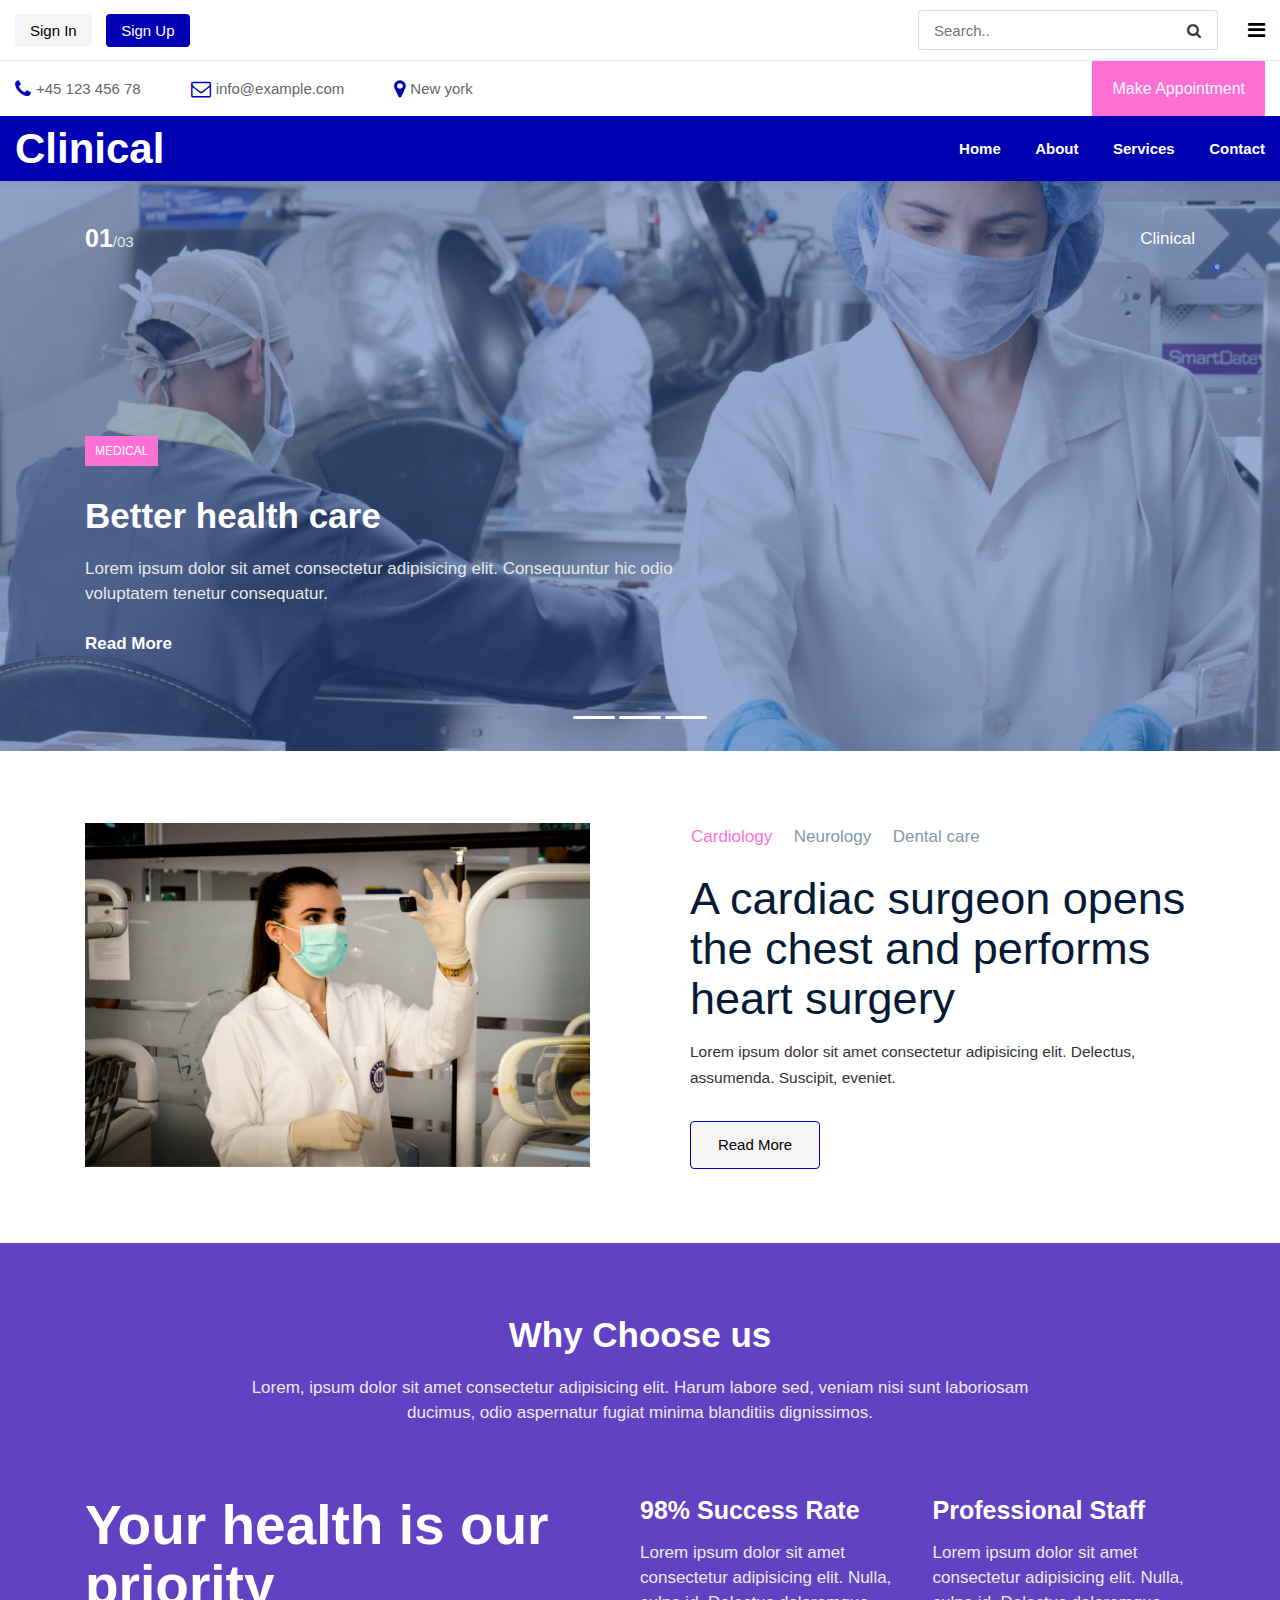
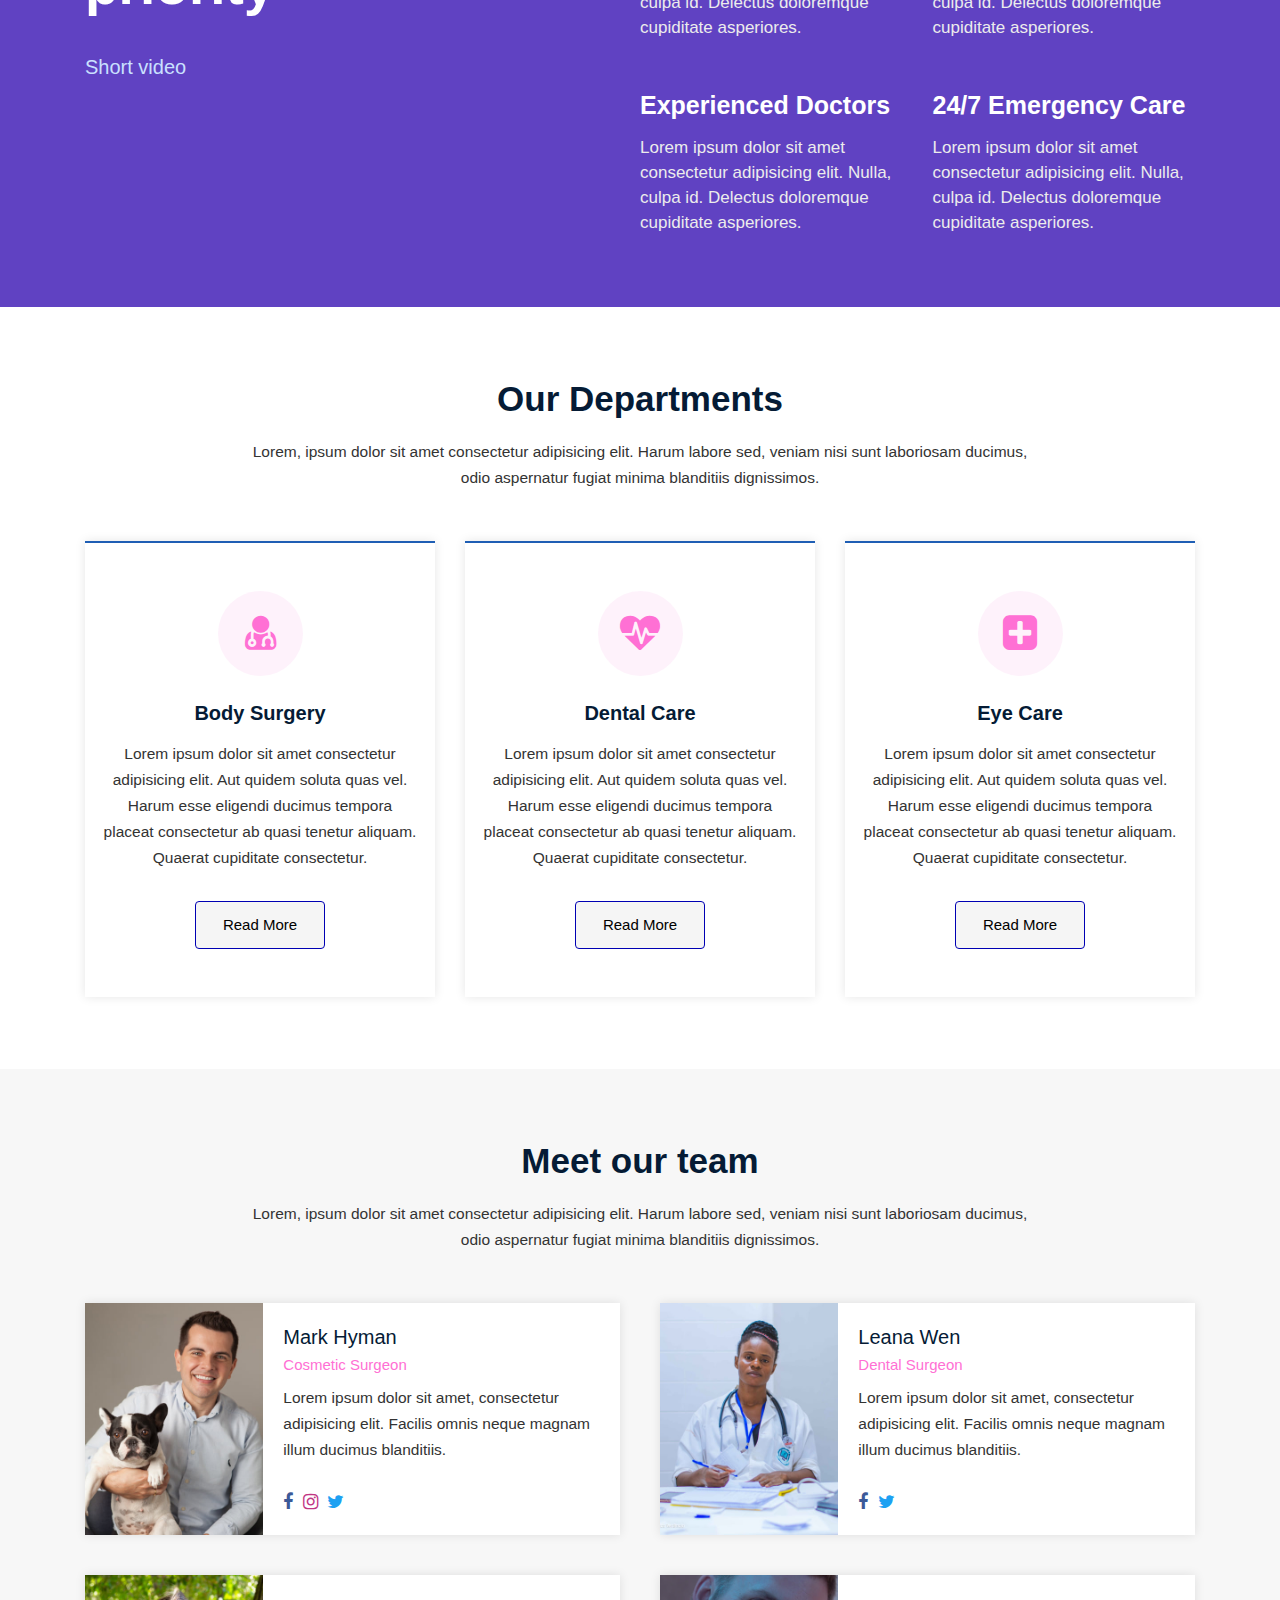
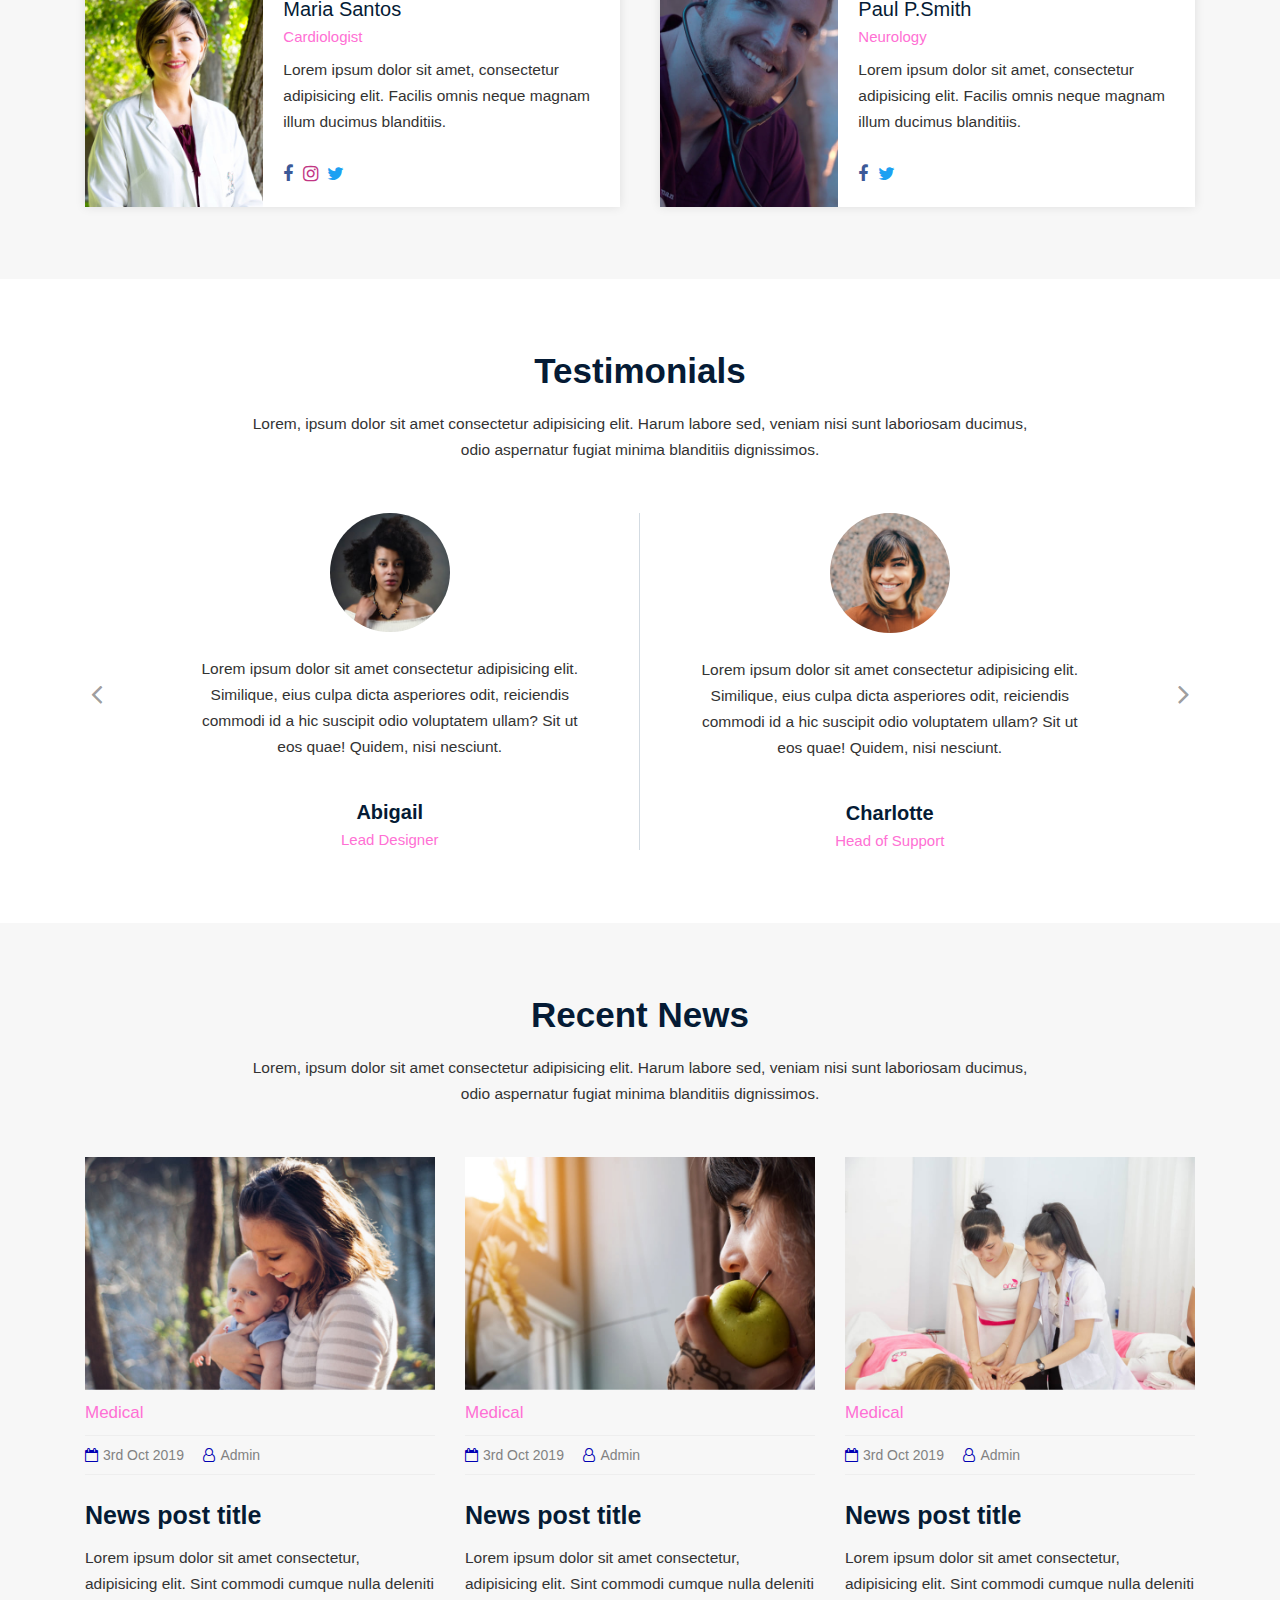
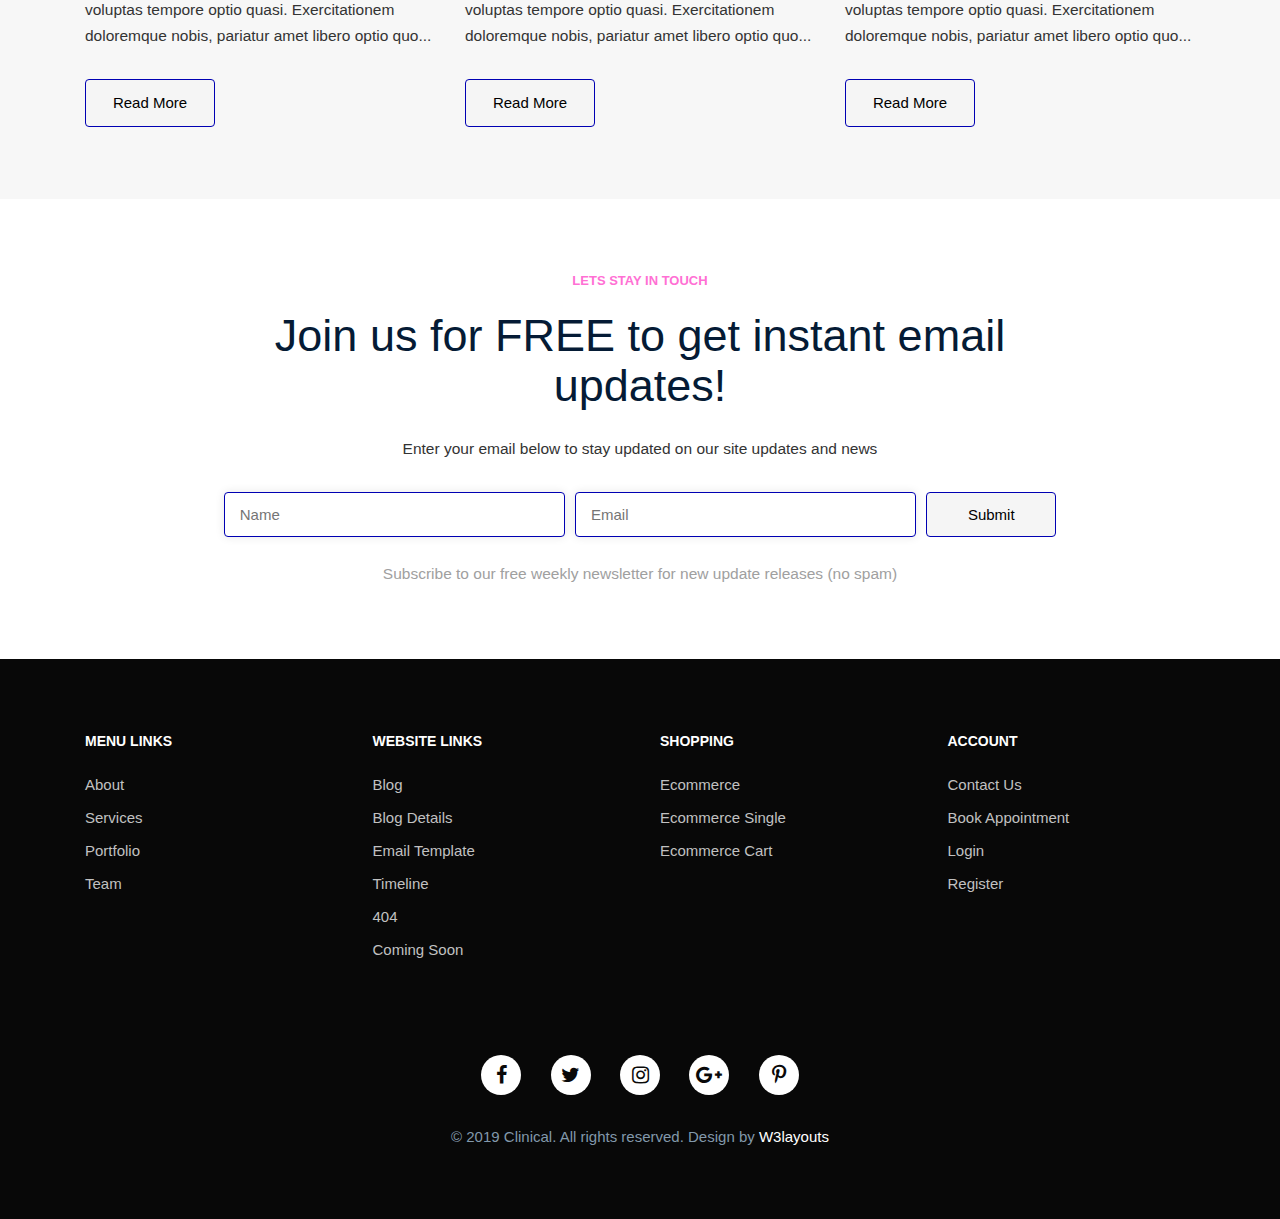
<file: clinical-starter/index.html>
<!DOCTYPE html>
<html lang="en">
<head>
  <meta charset="UTF-8">
  <meta name="viewport" content="width=device-width, initial-scale=1.0">
  <meta http-equiv="X-UA-Compatible" content="ie=edge">
  <title>Bride City Foundation</title>
  <link rel="stylesheet" href="assets/css/style-starter.css">
</head>
<body>
<!-- hero-header 11 -->
<section class="w3l-hero-headers-11 p-sticky-md">
	<div class="hero-header-11">
		<div class="hero-header-11-content">
			<div class="top-header">
				<div class="wrapper-full">
					<div class="d-grid grid-columns-top-3">
						<div class="accounts">
							<ul>
								<li><a href="#login.html"> Sign In</a></li>
								<li><a class="active-button" href="#signup.html"> Sign Up</a></li>
							</ul>
						</div>
						<div class="search">
							<form action="#search-results.html" method="get">
								<input id="search" name="search" type="text" placeholder="Search.." required="">
								<button type="submit"><span class="fa fa-search" aria-hidden="true"></span></button>
							</form>
						</div>
						<div class="menu-overlay-left">
							<!-- overlay-menuv-menu -->
							<div class="overlay-menuv-hny">
								<input type="checkbox" id="op"></input>
								<div class="side-menu-hny">
									<label for="op" class="menuopen">
										<i class="fa fa-bars" aria-hidden="true"></i></label>
								</div>
								<div class="overlay-menuv overlay-menuv-hugeinc">
									<label for="op" class="menuclose"><span class="fa fa-times" aria-hidden="true"></span></label>
									<div class="side-show-content text-left">
										<div class="quick-contact gap-top">
											<h3 class="side-title">Quick Search</h3>
											<div class="side-search">
												<form action="#search-results.html" method="get">
													<input id="search" name="search" type="text" placeholder="Search.." required="">
													<button type="submit"><span class="fa fa-search" aria-hidden="true"></span></button>
												</form>
											</div>
										</div>
										<div class="quick-contact gap-top">
											<h3 class="side-title">Quick Contact</h3>
											<ul>
												<li>
													<span class="fa fa-phone" aria-hidden="true"></span>
													<a href="tel:+45 123 456 78">+45 123 456 78 </a>
												</li>
												<li>
													<span class="fa fa-envelope-o" aria-hidden="true"></span>
													<a href="mailto:info@example.com">info@example.com</a></li>
												<li>
													<span class="fa fa-map-marker" aria-hidden="true"></span>
													<p>New york</p>
												</li>
											</ul>
										</div>
										<div class="follow-us gap-top">
											<h3 class="side-title">Follow Us</h3>
											<ul>
												<li><a class="facebook" href="#"><span class="fa fa-facebook" aria-hidden="true"></span></a>
												</li>
												<li><a class="twitter" href="#"><span class="fa fa-twitter" aria-hidden="true"></span></a></li>
												<li><a class="google" href="#"><span class="fa fa-google-plus" aria-hidden="true"></span></a>
												</li>
												<li><a class="instagram" href="#"><span class="fa fa-instagram" aria-hidden="true"></span></a>
												</li>
											</ul>
										</div>
										<div class="quick-links-side gap-top">
											<h3 class="side-title">Quick Links</h3>
											<ul>
												<li><a href="index.html">Home</a></li>
												<li><a href="about.html">About Us</a></li>
												<li><a href="contact.html">Contact Us</a></li>
												<li><a href="services.html">Services</a></li>
											</ul>
										</div>
									</div>

								</div>
							</div>
							<!-- //overlay-menuv-menu -->
						</div>
					</div>
				</div>
			</div>
			<div class="main-header">
				<div class="wrapper-full">
					<div class="d-grid grid-columns-auto">
						<div class="right-grid align-left d-grid">
							<div class="quick-links">
								<ul>
									<li>
										<span class="fa fa-phone" aria-hidden="true"></span>
										<a href="tel:+45 123 456 78">+45 123 456 78 </a>
									</li>
									<li>
										<span class="fa fa-envelope-o" aria-hidden="true"></span>
										<a href="mailto:info@example.com">info@example.com</a></li>
									<li>
										<span class="fa fa-map-marker" aria-hidden="true"></span>
										<p>New york</p>
									</li>
								</ul>
							</div>
							<div class="button align-right">
								<a href="#appointment.html" class="actionbg">Make Appointment</a>
							</div>
						</div>
					</div>
				</div>
			</div>
		</div>
	</div>
</section>
<!-- //hero-header 11 -->
<!-- Headers-4 block -->
<section class="w3l-header-4">
  <header id="headers4-block">
      <div class="wrapper-full">
          <div class="d-grid nav-mobile-block header-align">
              <div class="logo">
                  <a class="brand-logo" href="index.html">Clinical</a>
                  <!-- if logo is image enable this   
                          <a class="brand-logo" href="#index.html">
                              <img src="image-path" alt="Your logo" title="Your logo" style="height:35px;" />
                          </a> -->
              </div>
              <input type="checkbox" id="nav" />
              <label class="nav" for="nav"></label>
              <nav>
                  <label for="drop" class="toggle nav-height">Menu 
                      <!-- <span class="fa fa-bars"aria-hidden="true"></span> -->
                  </label>
                  <input type="checkbox" id="drop">
                  <ul class="menu">
                      <li><a href="index.html">Home</a></li>
                      <li><a href="about.html">About</a></li>
                      <li><a href="services.html">Services</a></li>
                      <li><a href="contact.html">Contact</a></li>
                  </ul>
              </nav>

          </div>
      </div>
  </header>
</section>
<!-- Headers-4 block -->
<!-- hero-header 11 -->
<section class="w3l-hero-headers-11">
	<div class="hero-header-11">
		<div class="hero-header-11-content">
			<!-- banner -->
			<div id="homepage-slider" class="st-slider">
				<input type="radio" class="cs_anchor radio" name="slider" id="play1" checked="" />
				<input type="radio" class="cs_anchor radio" name="slider" id="slide1" />
				<input type="radio" class="cs_anchor radio" name="slider" id="slide2" />
				<input type="radio" class="cs_anchor radio" name="slider" id="slide3" />
				<div class="images">
					<div class="images-inner">
						<div class="image-slide">
							<div class="banner-w3ls-1">
								<div class="wrapper">
									<div class="slider-num d-grid grid-columns-auto">
										<h4>01<span>/03</span></h4>
										<p>Clinical</p>
									</div>
									<div class="d-grid grid-columns-auto-end">
										<div class="slider-text-w3ls">
											<span>Medical</span>
											<h4>Better health care</h4>
											<p>Lorem ipsum dolor sit amet consectetur adipisicing elit. Consequuntur hic odio voluptatem tenetur consequatur.</p>
											<a href="#single.html" class="action"> Read More </a>
										</div>
									</div>
								</div>
							</div>
						</div>
						<div class="image-slide">
							<div class="banner-w3ls-2">
								<div class="wrapper">
									<div class="slider-num d-grid grid-columns-auto">
										<h4>02<span>/03</span></h4>
										<p>Clinical</p>
									</div>
									<div class="d-grid grid-columns-auto-end">
										<div class="slider-text-w3ls">
											<span>Medical</span>
											<h4>Better health care</h4>
											<p>Lorem ipsum dolor sit amet consectetur adipisicing elit. Consequuntur hic odio voluptatem tenetur consequatur.</p>
											<a href="#single.html" class="action"> Read More </a>
										</div>
									</div>
								</div>
							</div>
						</div>
						<div class="image-slide">
							<div class="banner-w3ls-3">
								<div class="wrapper">
									<div class="slider-num d-grid grid-columns-auto">
										<h4>03<span>/03</span></h4>
										<p>Clinical</p>
									</div>
									<div class="d-grid grid-columns-auto-end">
										<div class="slider-text-w3ls">
											<span>Medical</span>
											<h4>Better health care</h4>
											<p>Lorem ipsum dolor sit amet consectetur adipisicing elit. Consequuntur hic odio voluptatem tenetur consequatur.</p>
											<a href="#single.html" class="action"> Read More </a>
										</div>
									</div>
								</div>
							</div>
						</div>
					</div>
				</div>
				<div class="labels">
					<div class="fake-radio">
						<label for="slide1" class="radio-btn"></label>
						<label for="slide2" class="radio-btn"></label>
						<label for="slide3" class="radio-btn"></label>
					</div>
				</div>
			</div>
			<!-- //banner -->
		</div>
	</div>
</section>
<!-- //hero-header 11 -->

 <!-- call-to-action-17 -->
 <section class="w3l-call-to-action-17_sur">
	<div class="call-to-action17_sur section-gap">
		<div class="wrapper">
			<div class="action-top_sur">
               <div class="action17-top-left_sur">
					<img src="assets/images/scope.jpg" class="img" alt="">
				</div>
                <div class="action17-top-right_sur">
					<input id="tab1" type="radio" name="tabs" checked>
					<label class="tabtle" for="tab1">Cardiology</label>
					<input id="tab2" type="radio" name="tabs">
					<label class="tabtle" for="tab2">Neurology</label>
					<input id="tab3" type="radio" name="tabs">
					<label class="tabtle" for="tab3">Dental care</label>
					<section id="content1" class="tab-content">
						<div class="call-action_17">
							<h3>A cardiac surgeon opens the chest and performs heart surgery</h3>
							<p>Lorem ipsum dolor sit amet consectetur adipisicing elit. Delectus, assumenda. Suscipit, eveniet.</p>
							<a href="#single.html" class="diff-btn btn">Read More</a>
						</div>  
					</section>
					<section id="content2" class="tab-content">
						<div class="call-action_17">
							<h3>A doctor who specializes in neurology is called a neurologist</h3>
							<p>It is a long established fact that a reader will be distracted by the readable content of a page when its layout.</p>
							<a href="#single.html" class="diff-btn btn">Read More</a>
						</div>  
					</section>
					<section id="content3" class="tab-content">
						<div class="call-action_17">
							<h3>A dentist, also known as a dental surgeon, is a surgeon</h3>
							<p>Contrary to popular belief, Lorem Ipsum is not simply random text. It has roots in a piece.</p>
							<a href="#single.html" class="diff-btn btn">Read More</a>
						</div>  
					</section>
				</div>
			</div>
        </div>
	</div>
</section>
<!-- features-17 -->
<section class="w3l-features-17">
	<div class="features-17_sur section-gap">
		<div class="wrapper">
			<div class="section-title text-center">
				<h4>Why Choose us</h4>
				<p class="sub-paragraph">Lorem, ipsum dolor sit amet consectetur adipisicing elit. Harum labore sed, veniam nisi
					sunt laboriosam ducimus, odio aspernatur fugiat minima blanditiis dignissimos.</p>
			</div>
			<div class="features-17-top_sur">
				<div class="features-17-left_sur">
					<h2>Your health is our priority</h2>
					<a href="#popup">Short video</a>

					<!-- /popup -->
					<div id="popup" class="pop-overlay">
						<div class="popup">
							<iframe src="https://www.youtube.com/embed/Z9-NFrckvHk" allowfullscreen></iframe>
							<a class="close" href="#portfolio">&times;</a>
						</div>
					</div>
					<!-- //Popup -->
				</div>
				<div class="features-17-right_sur">
					<div class="features-17-right-tp_sur">
						<h5><a href="#single.html">98% Success Rate</a></h5>
						<p>Lorem ipsum dolor sit amet consectetur adipisicing elit. Nulla, culpa id. Delectus doloremque cupiditate asperiores.</p>
					</div>
					<div class="features-17-right-tp_sur">
						<h5><a href="#single.html">Professional Staff</a></h5>
						<p>Lorem ipsum dolor sit amet consectetur adipisicing elit. Nulla, culpa id. Delectus doloremque cupiditate asperiores.</p>
					</div>
					<div class="features-17-right-tp_sur">
						<h5><a href="#single.html">Experienced Doctors</a></h5>
						<p>Lorem ipsum dolor sit amet consectetur adipisicing elit. Nulla, culpa id. Delectus doloremque cupiditate asperiores.</p>
					</div>
					<div class="features-17-right-tp_sur">
						<h5><a href="#single.html">24/7 Emergency Care</a></h5>
						<p>Lorem ipsum dolor sit amet consectetur adipisicing elit. Nulla, culpa id. Delectus doloremque cupiditate asperiores.</p>
					</div>
				</div>
			</div>
		</div>
	</div>
</section>
<!-- /features-17 -->
<!-- features-4 -->
<section class="w3l-features-4">
    <div id="features4-block" class="section-gap">
        <div class="wrapper">
         <div class="section-title align-center text-center">
                <h4>Our Departments</h4>
                <p class="sub-paragraph">Lorem, ipsum dolor sit amet consectetur adipisicing elit. Harum labore sed, veniam nisi sunt laboriosam ducimus, odio aspernatur fugiat minima blanditiis dignissimos.</p>
            </div>
            <div class="features4-grids text-center">
                <div class="features4-grid">
                    <div class="feature-icon">
                        <span class="fa fa-user-md" aria-hidden="true"></span>
                    </div>
                    <h5><a href="#portfolio-single.html">Body Surgery</a></h5>
                    <p>Lorem ipsum dolor sit amet consectetur adipisicing elit. Aut quidem soluta quas vel. Harum esse eligendi ducimus tempora placeat consectetur ab quasi tenetur aliquam. Quaerat cupiditate consectetur.</p>
                    <a href="#portfolio-single.html" class="gomore">Read More</a>
                </div>
                <div class="features4-grid">
                    <div class="feature-icon">
                        <span class="fa fa-heartbeat" aria-hidden="true"></span>
                    </div>
                    <h5><a href="#portfolio-single.html">Dental Care</a></h5>
                    <p>Lorem ipsum dolor sit amet consectetur adipisicing elit. Aut quidem soluta quas vel. Harum esse eligendi ducimus tempora placeat consectetur ab quasi tenetur aliquam. Quaerat cupiditate consectetur.</p>
                    <a href="#portfolio-single.html" class="gomore">Read More</a>
                </div>
                <div class="features4-grid">
                    <div class="feature-icon">
                        <span class="fa fa-plus-square" aria-hidden="true"></span>
                    </div>
                    <h5><a href="#portfolio-single.html">Eye Care</a></h5>
                    <p>Lorem ipsum dolor sit amet consectetur adipisicing elit. Aut quidem soluta quas vel. Harum esse eligendi ducimus tempora placeat consectetur ab quasi tenetur aliquam. Quaerat cupiditate consectetur.</p>
                    <a href="#portfolio-single.html" class="gomore">Read More</a>
                </div>
            </div>
        </div>
    </div>
</section>
<!-- features-4 -->

<!-- teams 27 block -->
<section class="w3l-teams-27">
    <div class="teams27 section-gap">
        <div class="wrapper">
            <div class="section-title text-center">
                <h4>Meet our team</h4>
                <p class="sub-paragraph">Lorem, ipsum dolor sit amet consectetur adipisicing elit. Harum labore sed, veniam nisi sunt laboriosam ducimus, odio aspernatur fugiat minima blanditiis dignissimos.</p>
            </div>
            <div class="d-grid grid-col-2 main-contteam-28">
                <div class="team-main-19">
                    <div class="column-19">
                        <a href="#team-single.html"><img class="image-fluid" src="assets/images/team1.jpg" alt=" "></a>
                    </div>
                    <div class="right-team-9">
                        <div class="teams-info">
                            <h6><a href="#team-single.html" class="title-team-28">Mark Hyman</a></h6>
                            <p class="sm-text-28">Cosmetic Surgeon</p>
                            <p class="sub-paragraph midd-para-team">Lorem ipsum dolor sit amet, consectetur adipisicing elit. Facilis omnis neque magnam illum ducimus blanditiis.</p>
                            <div class="buttons-teams">
                                <a href="#facebook" title="facebook"><span class="fa fa-facebook" aria-hidden="true"></span></a>
                                <a href="#instagram" title="instagram"><span class="fa fa-instagram" aria-hidden="true"></i></a>
                                <a href="#twitter" title="twitter"><span class="fa fa-twitter" aria-hidden="true"></span></a>
                            </div>
                        </div>
                    </div>
                </div>
                <div class="team-main-19">
                    <div class="column-19">
                        <a href="#team-single.html"><img class="image-fluid" src="assets/images/team3.jpg" alt=" "></a>
                    </div>
                    <div class="right-team-9">
                        <div class="teams-info">
                            <h6><a href="#team-single.html" class="title-team-28">Leana Wen</a></h6>
                            <p class="sm-text-28">Dental Surgeon</p>
                            <p class="sub-paragraph midd-para-team">Lorem ipsum dolor sit amet, consectetur adipisicing elit. Facilis omnis neque magnam illum ducimus blanditiis.</p>
                            <div class="buttons-teams">
                                <a href="#facebook" title="facebook"><span class="fa fa-facebook" aria-hidden="true"></span></a>
                                <a href="#twitter" title="twitter"><span class="fa fa-twitter" aria-hidden="true"></span></a>
                            </div>
                        </div>
                    </div>
                </div>
                <div class="team-main-19">
                    <div class="column-19">
                        <a href="#team-single.html"><img class="image-fluid" src="assets/images/team4.jpg" alt=" "></a>
                    </div>
                    <div class="right-team-9">
                        <div class="teams-info">
                            <h6><a href="#team-single.html" class="title-team-28">Maria Santos</a></h6>
                            <p class="sm-text-28">Cardiologist</p>
                            <p class="sub-paragraph midd-para-team">Lorem ipsum dolor sit amet, consectetur adipisicing elit. Facilis omnis neque magnam illum ducimus blanditiis.</p>
                            <div class="buttons-teams">
                                    <a href="#facebook" title="facebook"><span class="fa fa-facebook" aria-hidden="true"></span></a>
                                    <a href="#instagram" title="instagram"><span class="fa fa-instagram" aria-hidden="true"></i></a>
                                    <a href="#twitter" title="twitter"><span class="fa fa-twitter" aria-hidden="true"></span></a>
                            </div>
                        </div>
                    </div>
                </div>
                <div class="team-main-19">
                    <div class="column-19">
                        <a href="#team-single.html"><img class="image-fluid" src="assets/images/team2.jpg" alt=" "></a>
                    </div>
                    <div class="right-team-9">
                        <div class="teams-info">
                            <h6><a href="#team-single.html" class="title-team-28">Paul P.Smith</a></h6>
                            <p class="sm-text-28">Neurology</p>
                            <p class="sub-paragraph midd-para-team">Lorem ipsum dolor sit amet, consectetur adipisicing elit. Facilis omnis neque magnam illum ducimus blanditiis.</p>
                            <div class="buttons-teams">
                                <a href="#facebook" title="facebook"><span class="fa fa-facebook" aria-hidden="true"></span></a>
                                <a href="#twitter" title="twitter"><span class="fa fa-twitter" aria-hidden="true"></span></a>
                            </div>
                        </div>
                    </div>
                </div>
            </div>

        </div>
    </div>
</section>
    <!-- //teams 27 block -->
<!-- customers4 block -->
<section class="w3l-customers-4">
  <div id="customers4-block" class="section-gap">
    <div class="wrapper">
        <div class="section-title align-center text-center">
            <h4>Testimonials</h4>
            <p class="sub-paragraph">Lorem, ipsum dolor sit amet consectetur adipisicing elit. Harum labore sed, veniam nisi sunt laboriosam ducimus, odio aspernatur fugiat minima blanditiis dignissimos.</p>
        </div>
      <div id="mixedSlider">
        <div class="MS-content">
          <div class="item">
            <div class="imgTitle">
              <img src="assets/images/patient1.jpg" alt="" />
            </div>
            <p>Lorem ipsum dolor sit amet consectetur adipisicing elit. Similique, eius culpa dicta asperiores odit, reiciendis commodi id a hic suscipit odio voluptatem ullam? Sit ut eos quae! Quidem, nisi nesciunt.</p>
            <h6>Abigail</h6>
            <span>Lead Designer</span>
          </div>
          <div class="item">
            <div class="imgTitle">
              <img src="assets/images/patient2.jpg" alt="" />
            </div>
            <p>Lorem ipsum dolor sit amet consectetur adipisicing elit. Similique, eius culpa dicta asperiores odit, reiciendis commodi id a hic suscipit odio voluptatem ullam? Sit ut eos quae! Quidem, nisi nesciunt.</p>
            <h6>Charlotte</h6>
            <span>Head of Support</span>
          </div>
          <div class="item">
            <div class="imgTitle">
              <img src="assets/images/patient3.jpg" alt="" />
            </div>
            <p>Lorem ipsum dolor sit amet consectetur adipisicing elit. Similique, eius culpa dicta asperiores odit, reiciendis commodi id a hic suscipit odio voluptatem ullam? Sit ut eos quae! Quidem, nisi nesciunt.</p>
            <h6>Benjamin Jin</h6>
            <span>Founder, CEO</span>
          </div>
          <div class="item">
            <div class="imgTitle">
              <img src="assets/images/patient4.jpg" alt="" />
            </div>
            <p>Lorem ipsum dolor sit amet consectetur adipisicing elit. Similique, eius culpa dicta asperiores odit, reiciendis commodi id a hic suscipit odio voluptatem ullam? Sit ut eos quae! Quidem, nisi nesciunt.</p>
            <h6>Edward</h6>
            <span>Team Leader</span>
          </div>
          <div class="item">
            <div class="imgTitle">
              <img src="assets/images/patient5.jpg" alt="" />
            </div>
            <p>Lorem ipsum dolor sit amet consectetur adipisicing elit. Similique, eius culpa dicta asperiores odit, reiciendis commodi id a hic suscipit odio voluptatem ullam? Sit ut eos quae! Quidem, nisi nesciunt.</p>
            <h6>Christoper</h6>
            <span>Asst. Manager</span>
          </div>

        </div>
        <div class="MS-controls">
          <button class="MS-left"><i class="fa fa-angle-left" aria-hidden="true"></i></button>
          <button class="MS-right"><i class="fa fa-angle-right" aria-hidden="true"></i></button>
        </div>
      </div>
    </div>
  </div>
  </div>
</section>

 <div class="w3l-grids-block-5">
 <!-- grids block 5 -->
 <section id="grids5-block" class="section-gap">
	<div class="wrapper">		
			<div class="section-title align-center text-center">
					<h4>Recent News</h4>
					<p class="sub-paragraph">Lorem, ipsum dolor sit amet consectetur adipisicing elit. Harum labore sed, veniam nisi sunt laboriosam ducimus, odio aspernatur fugiat minima blanditiis dignissimos.</p>
			</div>
			<div class="d-grid">
				<div class="grids5-info">
					<a href="#blog-single.html"><img src="assets/images/news1.jpg" alt="" /></a>
					<h5>Medical</h5>
					<ul class="info">
						<li><span class="fa fa-calendar-o" aria-hidden="true"></span>3rd Oct 2019</li>
						<li><span class="fa fa-user-o" aria-hidden="true"></span>Admin</li>
				</ul>
					<h4><a href="#blog-single.html">News post title</a></h4>
					<p>Lorem ipsum dolor sit amet consectetur, adipisicing elit. Sint commodi cumque nulla deleniti voluptas tempore optio quasi. Exercitationem doloremque nobis, pariatur amet libero optio quo...</p>
					<a href="#blog-single.html" class="gomore">Read More</a>
				</div>
				<div class="grids5-info">
					<a href="#blog-single.html"><img src="assets/images/news2.jpg" alt="" /></a>
					<h5>Medical</h5>
					<ul class="info">
						<li><span class="fa fa-calendar-o" aria-hidden="true"></span>3rd Oct 2019</li>
						<li><span class="fa fa-user-o" aria-hidden="true"></span>Admin</li>
				</ul>
					<h4><a href="#blog-single.html">News post title</a></h4>
					<p>Lorem ipsum dolor sit amet consectetur, adipisicing elit. Sint commodi cumque nulla deleniti voluptas tempore optio quasi. Exercitationem doloremque nobis, pariatur amet libero optio quo...</p>
					<a href="#blog-single.html" class="gomore">Read More</a>
				</div>
				<div class="grids5-info">
					<a href="#blog-single.html"><img src="assets/images/news3.jpg" alt="" /></a>
					<h5>Medical</h5>
					<ul class="info">
						<li><span class="fa fa-calendar-o" aria-hidden="true"></span>3rd Oct 2019</li>
						<li><span class="fa fa-user-o" aria-hidden="true"></span>Admin</li>
				</ul>
					<h4><a href="#blog-single.html">News post title</a></h4>
					<p>Lorem ipsum dolor sit amet consectetur, adipisicing elit. Sint commodi cumque nulla deleniti voluptas tempore optio quasi. Exercitationem doloremque nobis, pariatur amet libero optio quo...</p>
					<a href="#blog-single.html" class="gomore">Read More</a>
				</div>
			</div>
		</div>
	</div>
<!-- // grids block 5 -->



<section class="w3l-form-25">
       <!-- /form-25-section -->
         <div class="form-25-mian section-gap">
			<div class="wrapper">
			<div class="form-inner-cont">
					<div class="forms-25-info">
						<h5>Lets Stay In Touch</h5>
                        <h3>Join us for FREE to get instant email updates!</h3>
                        <p>Enter your email below to stay updated on our site updates and news</p>
                    </div>
					<div class="form-right-inf">						
							<form action="#" method="post" class="signin-form">	
							 <div class="forms-gds">
								<div  class="form-input">
									<input type="text" name="" placeholder="Name" />
								</div>
								<div  class="form-input">
									<input type="email" name="" placeholder="Email" required />
								</div>
								<div  class="form-input"><button class="btn">Submit</button></div>
							</div>
								<p class="action-link">Subscribe to our free weekly newsletter for new update releases (no spam)</p>
								
							</form>
						
                    </div>
                </div>
            </div>
		    </div>
		</section>
      <!-- //form-25-section -->
 	

<footer>
  <!-- footer-28 block -->
  <section class="w3l-footer-28-main">
    <div class="footer-28 section-gap">
      <div class="wrapper">
        <div class="d-grid grid-col-4 footer-top-28">
          <div class="footer-list-28">
            <h6 class="footer-title-28">Menu Links</h6>
            <ul>
              <li><a href="about.html">About</a></li>
              <li><a href="services.html">Services</a></li>
              <li><a href="#portfolio.html">Portfolio</a></li>
              <li><a href="#team.html">Team</a></li>
            </ul>
          </div>
          <div class="footer-list-28">
            <ul>
              <h6 class="footer-title-28">Website Links</h6>
              <li><a href="#blog.html">Blog</a></li>
              <li><a href="#blog-single.html">Blog Details</a></li>
              <li><a href="#email-template.html">Email Template</a></li>
              <li><a href="#timeline.html">Timeline</a></li>
              <li><a href="#error.html">404</a></li>
              <li><a href="#coming-soon.html">Coming Soon</a></li>
            </ul>
          </div>
          <div class="footer-list-28">
            <ul>
              <h6 class="footer-title-28">Shopping</h6>
              <li><a href="#ecommerce.html">Ecommerce</a></li>
              <li><a href="#ecommerce-single.html">Ecommerce Single</a></li>
              <li><a href="#ecommerce-cart.html">Ecommerce Cart</a></li>
            </ul>
          </div>
          <div class="footer-list-28">
            <ul>
              <h6 class="footer-title-28">Account</h6>
              <li><a href="contact.html">Contact Us</a></li>
              <li><a href="#appointment.html">Book Appointment</a></li>
              <li><a href="#login.html">Login</a></li>
              <li><a href="#signup.html">Register</a></li>
            </ul>
          </div>
        </div>
        <div class="midd-footer-28 align-center">
          <div class="main-social-footer-28">
            <a class="facebook" href="#facebook"><span class="fa fa-facebook" aria-hidden="true"></span></a>
            <a class="twitter" href="#twitter"><span class="fa fa-twitter" aria-hidden="true"></span></a>
            <a class="instagram" href="#instagram"><span class="fa fa-instagram" aria-hidden="true"></span></a>
            <a class="google" href="#google"><span class="fa fa-google-plus" aria-hidden="true"></span></a>
            <a class="pinterest" href="#pinterest"><span class="fa fa-pinterest-p" aria-hidden="true"></span></a>
          </div>
          <p class="copy-footer-28">&copy; 2019 Clinical. All rights reserved. Design by <a
              href="https://w3layouts.com">W3layouts</a></p>
        </div>
      </div>
    </div>
    <!-- //footer-28 block -->
    <!-- move top -->
    <button onclick="topFunction()" id="movetop" title="Go to top">
      <span class="fa fa-arrow-up" aria-hidden="true"></span>
    </button>
    <script>
      // When the user scrolls down 20px from the top of the document, show the button
      window.onscroll = function () {
        scrollFunction()
      };

      function scrollFunction() {
        if (document.body.scrollTop > 20 || document.documentElement.scrollTop > 20) {
          document.getElementById("movetop").style.display = "block";
        } else {
          document.getElementById("movetop").style.display = "none";
        }
      }

      // When the user clicks on the button, scroll to the top of the document
      function topFunction() {
        document.body.scrollTop = 0;
        document.documentElement.scrollTop = 0;
      }
    </script>
    <!-- /move top -->

  </section>
</footer>
<script src="assets/js/jquery-3.4.1.min.js"></script>
<script src="assets/js/multislider.js"></script>
<script>
  $('#basicSlider').multislider({
    continuous: true,
    duration: 2000
  });
  $('#mixedSlider').multislider({
    duration: 800,
    interval: 3000
  });
</script>
</body>

</html>
</file>
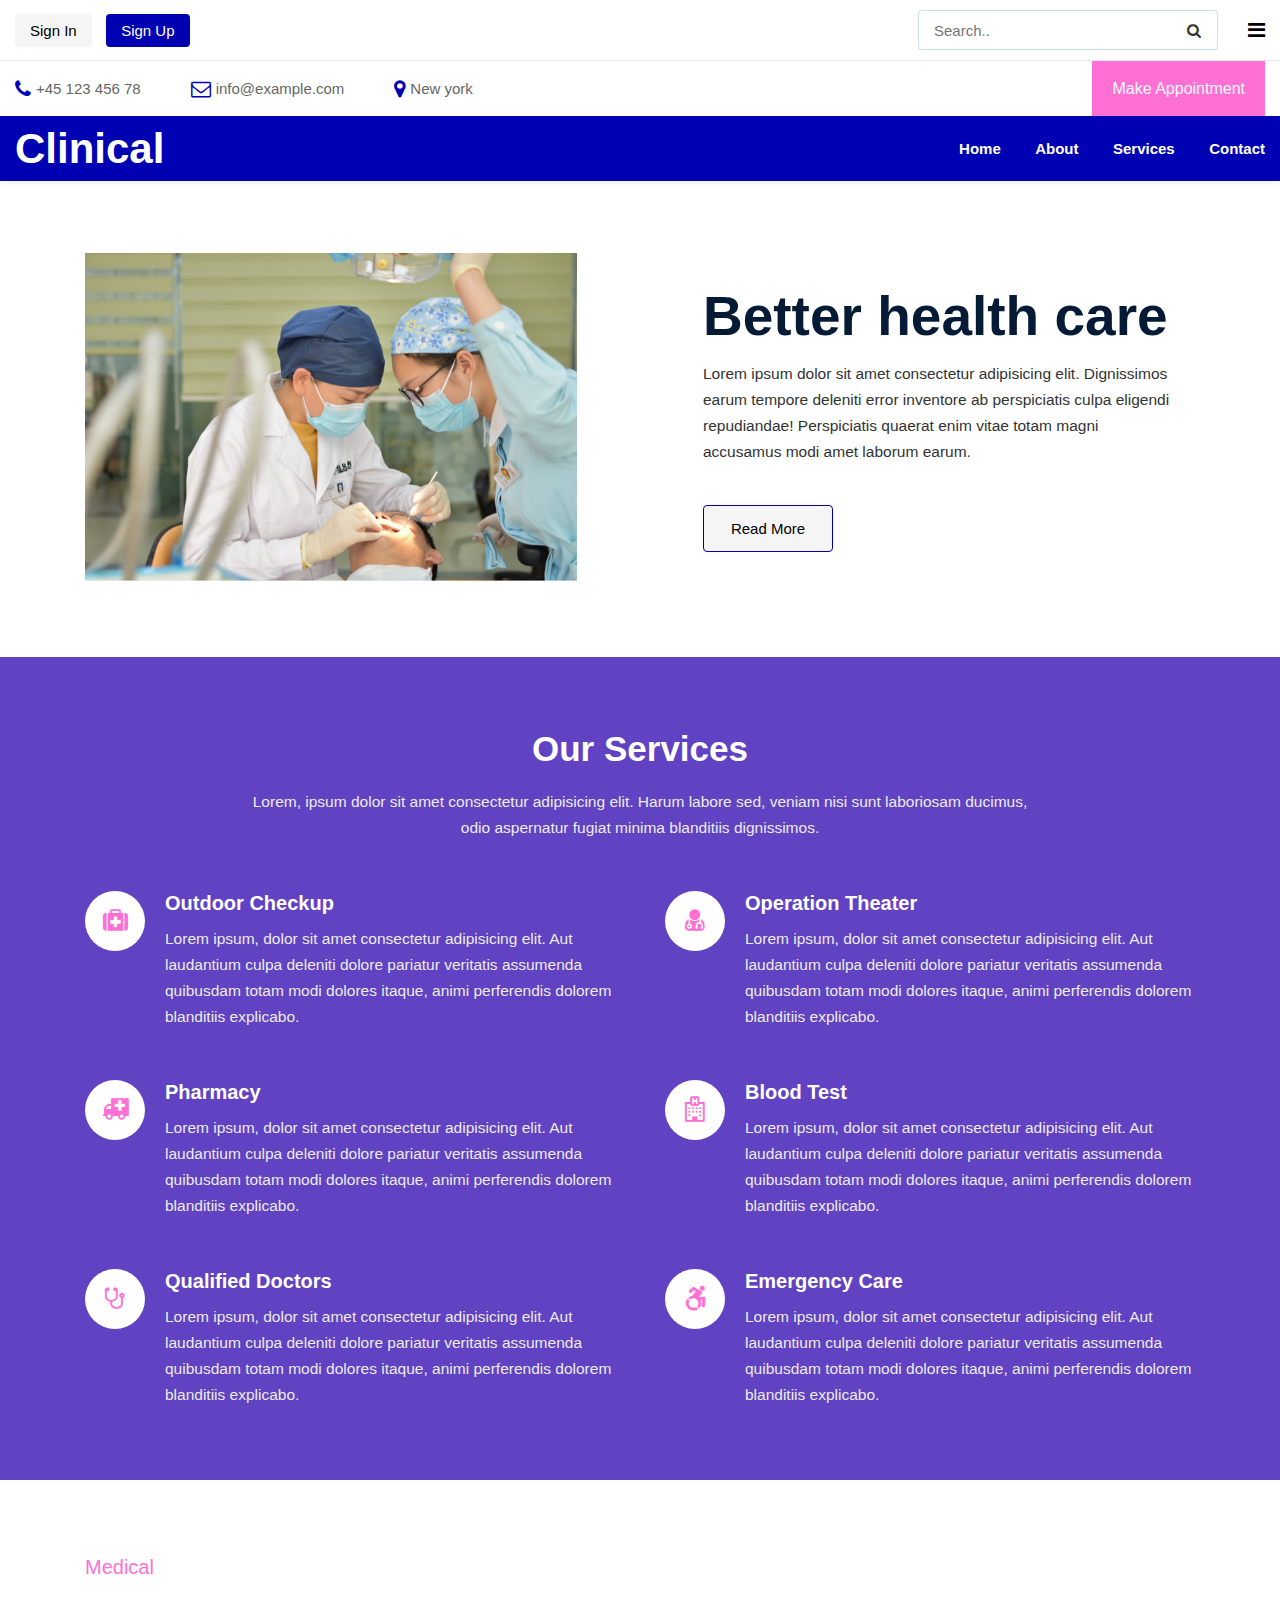
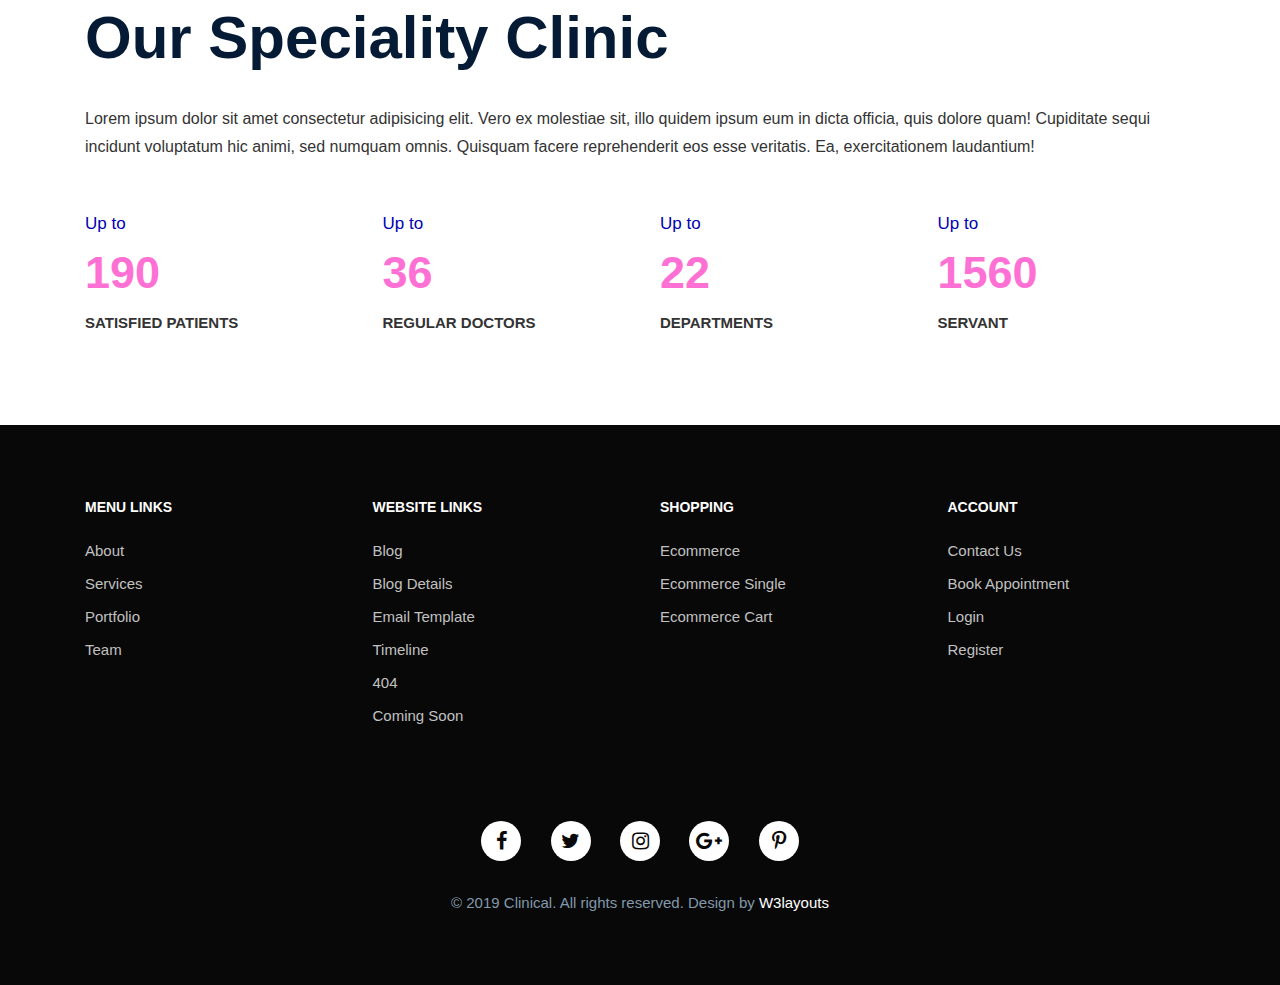
<file: clinical-starter/about.html>
<!DOCTYPE html>
<html lang="en">
<head>
  <meta charset="UTF-8">
  <meta name="viewport" content="width=device-width, initial-scale=1.0">
  <meta http-equiv="X-UA-Compatible" content="ie=edge">
  <title>Clinical a Medical Category Responsive Web Template - About</title>
  <link rel="stylesheet" href="assets/css/style-starter.css">
</head>
<body>
<!-- hero-header 11 -->
<section class="w3l-hero-headers-11 p-sticky-md">
	<div class="hero-header-11">
		<div class="hero-header-11-content">
			<div class="top-header">
				<div class="wrapper-full">
					<div class="d-grid grid-columns-top-3">
						<div class="accounts">
							<ul>
								<li><a href="#login.html"> Sign In</a></li>
								<li><a class="active-button" href="#signup.html"> Sign Up</a></li>
							</ul>
						</div>
						<div class="search">
							<form action="#search-results.html" method="get">
								<input id="search" name="search" type="text" placeholder="Search.." required="">
								<button type="submit"><span class="fa fa-search" aria-hidden="true"></span></button>
							</form>
						</div>
						<div class="menu-overlay-left">
							<!-- overlay-menuv-menu -->
							<div class="overlay-menuv-hny">
								<input type="checkbox" id="op"></input>
								<div class="side-menu-hny">
									<label for="op" class="menuopen">
										<i class="fa fa-bars" aria-hidden="true"></i></label>
								</div>
								<div class="overlay-menuv overlay-menuv-hugeinc">
									<label for="op" class="menuclose"><span class="fa fa-times" aria-hidden="true"></span></label>
									<div class="side-show-content text-left">
										<div class="quick-contact gap-top">
											<h3 class="side-title">Quick Search</h3>
											<div class="side-search">
												<form action="#search-results.html" method="get">
													<input id="search" name="search" type="text" placeholder="Search.." required="">
													<button type="submit"><span class="fa fa-search" aria-hidden="true"></span></button>
												</form>
											</div>
										</div>
										<div class="quick-contact gap-top">
											<h3 class="side-title">Quick Contact</h3>
											<ul>
												<li>
													<span class="fa fa-phone" aria-hidden="true"></span>
													<a href="tel:+45 123 456 78">+45 123 456 78 </a>
												</li>
												<li>
													<span class="fa fa-envelope-o" aria-hidden="true"></span>
													<a href="mailto:info@example.com">info@example.com</a></li>
												<li>
													<span class="fa fa-map-marker" aria-hidden="true"></span>
													<p>New york</p>
												</li>
											</ul>
										</div>
										<div class="follow-us gap-top">
											<h3 class="side-title">Follow Us</h3>
											<ul>
												<li><a class="facebook" href="#"><span class="fa fa-facebook" aria-hidden="true"></span></a>
												</li>
												<li><a class="twitter" href="#"><span class="fa fa-twitter" aria-hidden="true"></span></a></li>
												<li><a class="google" href="#"><span class="fa fa-google-plus" aria-hidden="true"></span></a>
												</li>
												<li><a class="instagram" href="#"><span class="fa fa-instagram" aria-hidden="true"></span></a>
												</li>
											</ul>
										</div>
										<div class="quick-links-side gap-top">
											<h3 class="side-title">Quick Links</h3>
											<ul>
												<li><a href="index.html">Home</a></li>
												<li><a href="about.html">About Us</a></li>
												<li><a href="contact.html">Contact Us</a></li>
												<li><a href="services.html">Services</a></li>
											</ul>
										</div>
									</div>

								</div>
							</div>
							<!-- //overlay-menuv-menu -->
						</div>
					</div>
				</div>
			</div>
			<div class="main-header">
				<div class="wrapper-full">
					<div class="d-grid grid-columns-auto">
						<div class="right-grid align-left d-grid">
							<div class="quick-links">
								<ul>
									<li>
										<span class="fa fa-phone" aria-hidden="true"></span>
										<a href="tel:+45 123 456 78">+45 123 456 78 </a>
									</li>
									<li>
										<span class="fa fa-envelope-o" aria-hidden="true"></span>
										<a href="mailto:info@example.com">info@example.com</a></li>
									<li>
										<span class="fa fa-map-marker" aria-hidden="true"></span>
										<p>New york</p>
									</li>
								</ul>
							</div>
							<div class="button align-right">
								<a href="#appointment.html" class="actionbg">Make Appointment</a>
							</div>
						</div>
					</div>
				</div>
			</div>
		</div>
	</div>
</section>
<!-- //hero-header 11 -->
<!-- Headers-4 block -->
<section class="w3l-header-4">
  <header id="headers4-block">
      <div class="wrapper-full">
          <div class="d-grid nav-mobile-block header-align">
              <div class="logo">
                  <a class="brand-logo" href="index.html">Clinical</a>
                  <!-- if logo is image enable this   
                          <a class="brand-logo" href="#index.html">
                              <img src="image-path" alt="Your logo" title="Your logo" style="height:35px;" />
                          </a> -->
              </div>
              <input type="checkbox" id="nav" />
              <label class="nav" for="nav"></label>
              <nav>
                  <label for="drop" class="toggle nav-height">Menu 
                      <!-- <span class="fa fa-bars"aria-hidden="true"></span> -->
                  </label>
                  <input type="checkbox" id="drop">
                  <ul class="menu">
                      <li><a href="index.html">Home</a></li>
                      <li><a href="about.html">About</a></li>
                      <li><a href="services.html">Services</a></li>
                      <li><a href="contact.html">Contact</a></li>
                  </ul>
              </nav>

          </div>
      </div>
  </header>
</section>
<!-- Headers-4 block -->
<!-- call to action 19 -->
<section class="w3l-call-to-action-19">
	<div class="action-19 section-gap">
		<div class="wrapper">
			<div class="callaction">
				<div class="d-grid grid-col-2 grid-action-19">
					<div class="column2-action-19">
						<img src="assets/images/about.jpg" alt="" />
					</div>
					<div class="column1-action-19">
						<h2 class="call-head-action-19"><a href="#single.html">Better health care </a></h2>
						<p class="call-para-action-19">Lorem ipsum dolor sit amet consectetur adipisicing elit. Dignissimos earum tempore deleniti error inventore ab perspiciatis culpa eligendi repudiandae! Perspiciatis quaerat enim vitae totam magni accusamus modi amet laborum earum.</p>
						<div class="main-action-19">
							<a href="#single.html" class="theme-button">Read More</a>
						</div>
					</div>
				</div>
			</div>
		</div>
	</div>
</section>
<!-- //call to action 19 -->
 <div class="w3l-features-15">
         <!-- features15 block -->
         <section id="features15-block" class="section-gap">
                 <div class="wrapper">
                         <div class="section-title-white text-center">
                                 <h4>Our Services</h4>
                                 <p class="sub-paragraph-white">Lorem, ipsum dolor sit amet consectetur adipisicing
                                         elit. Harum labore sed, veniam nisi sunt laboriosam ducimus, odio aspernatur
                                         fugiat minima blanditiis dignissimos.</p>
                         </div>
                         <div class="d-grid features15-col-3">
                                 <div class="features15-col-text d-grid">
                                         <div class="features15-info">
                                                 <span class="fa fa-medkit" aria-hidden="true"></span>
                                         </div>
                                         <div class="features15-para">
                                                 <h4><a href="#single.html">Outdoor Checkup</a></h4>
                                                 <p>Lorem ipsum, dolor sit amet consectetur adipisicing elit. Aut
                                                         laudantium culpa deleniti dolore pariatur veritatis assumenda
                                                         quibusdam totam modi dolores itaque, animi perferendis dolorem
                                                         blanditiis explicabo.</p>
                                         </div>
                                 </div>
                                 <div class="features15-col-text d-grid">
                                         <div class="features15-info">
                                                 <span class="fa fa-user-md" aria-hidden="true"></span>
                                         </div>
                                         <div class="features15-para">
                                                 <h4><a href="#single.html">Operation Theater</a></h4>
                                                 <p>Lorem ipsum, dolor sit amet consectetur adipisicing elit. Aut
                                                         laudantium culpa deleniti dolore pariatur veritatis assumenda
                                                         quibusdam totam modi dolores itaque, animi perferendis dolorem
                                                         blanditiis explicabo.</p>
                                         </div>
                                 </div>
                                 <div class="features15-col-text d-grid">
                                         <div class="features15-info">
                                                 <span class="fa fa-ambulance" aria-hidden="true"></span>
                                         </div>
                                         <div class="features15-para">
                                                 <h4><a href="#single.html">Pharmacy</a></h4>
                                                 <p>Lorem ipsum, dolor sit amet consectetur adipisicing elit. Aut
                                                         laudantium culpa deleniti dolore pariatur veritatis assumenda
                                                         quibusdam totam modi dolores itaque, animi perferendis dolorem
                                                         blanditiis explicabo.</p>
                                         </div>
                                 </div>
                                 <div class="features15-col-text d-grid">
                                         <div class="features15-info">
                                                 <span class="fa fa-hospital-o" aria-hidden="true"></span>
                                         </div>
                                         <div class="features15-para">
                                                 <h4><a href="#single.html">Blood Test</a></h4>
                                                 <p>Lorem ipsum, dolor sit amet consectetur adipisicing elit. Aut
                                                         laudantium culpa deleniti dolore pariatur veritatis assumenda
                                                         quibusdam totam modi dolores itaque, animi perferendis dolorem
                                                         blanditiis explicabo.</p>
                                         </div>
                                 </div>
                                 <div class="features15-col-text d-grid">
                                         <div class="features15-info">
                                                 <span class="fa fa-stethoscope" aria-hidden="true"></span>
                                         </div>
                                         <div class="features15-para">
                                                 <h4><a href="#single.html">Qualified Doctors</a></h4>
                                                 <p>Lorem ipsum, dolor sit amet consectetur adipisicing elit. Aut
                                                         laudantium culpa deleniti dolore pariatur veritatis assumenda
                                                         quibusdam totam modi dolores itaque, animi perferendis dolorem
                                                         blanditiis explicabo.</p>
                                         </div>
                                 </div>
                                 <div class="features15-col-text d-grid">
                                         <div class="features15-info">
                                                 <span class="fa fa-wheelchair-alt" aria-hidden="true"></span>
                                         </div>
                                         <div class="features15-para">
                                                 <h4><a href="#single.html">Emergency Care</a></h4>
                                                 <p>Lorem ipsum, dolor sit amet consectetur adipisicing elit. Aut
                                                         laudantium culpa deleniti dolore pariatur veritatis assumenda
                                                         quibusdam totam modi dolores itaque, animi perferendis dolorem
                                                         blanditiis explicabo.</p>
                                         </div>
                                 </div>
                         </div>
                 </div>
         </section>
         <div>
                 <!-- features15 block -->

    <section class="w3l-specifications-6">
       <!-- /specifications -->
          <div class="specification-layout section-gap">
			   <div class="wrapper">
			    <div class="specification-inn">
			     <h5>Medical</h5>
				 <h2>Our Speciality Clinic</h2>
				 <p>Lorem ipsum dolor sit amet consectetur adipisicing elit. Vero ex molestiae sit, illo quidem ipsum eum in dicta officia, quis dolore quam! Cupiditate sequi incidunt voluptatum hic animi, sed numquam omnis. Quisquam facere reprehenderit eos esse veritatis. Ea, exercitationem laudantium!</p>
			
				  <div class="grid grid-column-4">
						<div class="column">
						    <div class="specify-gd">	
                              <h6>Up to</h6>							
							 <h3>190</h3>
							 <p>SATISFIED PATIENTS</p>
						    </div>
								
						</div>
						<div class="column">
						    <div class="specify-gd">	
                             <h6>Up to</h6>							
							 <h3>36</h3>
							 <p>REGULAR DOCTORS</p>
						    </div>
						</div>
						<div class="column">
		                     <div class="specify-gd">	
                             <h6>Up to</h6>						
							 <h3>22</h3>
							 <p>DEPARTMENTS</p>
						    </div>
								
						</div>
						<div class="column">
                           <div class="specify-gd">	
                             <h6>Up to</h6>					
							 <h3>1560</h3>
							 <p>SERVANT</p>
						    </div>
						</div>	
			       </div>
		    </div>
		 </div>
		 </div>
         <!-- //specifications -->
 	
        </section>





<footer>
  <!-- footer-28 block -->
  <section class="w3l-footer-28-main">
    <div class="footer-28 section-gap">
      <div class="wrapper">
        <div class="d-grid grid-col-4 footer-top-28">
          <div class="footer-list-28">
            <h6 class="footer-title-28">Menu Links</h6>
            <ul>
              <li><a href="about.html">About</a></li>
              <li><a href="services.html">Services</a></li>
              <li><a href="#portfolio.html">Portfolio</a></li>
              <li><a href="#team.html">Team</a></li>
            </ul>
          </div>
          <div class="footer-list-28">
            <ul>
              <h6 class="footer-title-28">Website Links</h6>
              <li><a href="#blog.html">Blog</a></li>
              <li><a href="#blog-single.html">Blog Details</a></li>
              <li><a href="#email-template.html">Email Template</a></li>
              <li><a href="#timeline.html">Timeline</a></li>
              <li><a href="#error.html">404</a></li>
              <li><a href="#coming-soon.html">Coming Soon</a></li>
            </ul>
          </div>
          <div class="footer-list-28">
            <ul>
              <h6 class="footer-title-28">Shopping</h6>
              <li><a href="#ecommerce.html">Ecommerce</a></li>
              <li><a href="#ecommerce-single.html">Ecommerce Single</a></li>
              <li><a href="#ecommerce-cart.html">Ecommerce Cart</a></li>
            </ul>
          </div>
          <div class="footer-list-28">
            <ul>
              <h6 class="footer-title-28">Account</h6>
              <li><a href="contact.html">Contact Us</a></li>
              <li><a href="#appointment.html">Book Appointment</a></li>
              <li><a href="#login.html">Login</a></li>
              <li><a href="#signup.html">Register</a></li>
            </ul>
          </div>
        </div>
        <div class="midd-footer-28 align-center">
          <div class="main-social-footer-28">
            <a class="facebook" href="#facebook"><span class="fa fa-facebook" aria-hidden="true"></span></a>
            <a class="twitter" href="#twitter"><span class="fa fa-twitter" aria-hidden="true"></span></a>
            <a class="instagram" href="#instagram"><span class="fa fa-instagram" aria-hidden="true"></span></a>
            <a class="google" href="#google"><span class="fa fa-google-plus" aria-hidden="true"></span></a>
            <a class="pinterest" href="#pinterest"><span class="fa fa-pinterest-p" aria-hidden="true"></span></a>
          </div>
          <p class="copy-footer-28">&copy; 2019 Clinical. All rights reserved. Design by <a
              href="https://w3layouts.com">W3layouts</a></p>
        </div>
      </div>
    </div>
    <!-- //footer-28 block -->
    <!-- move top -->
    <button onclick="topFunction()" id="movetop" title="Go to top">
      <span class="fa fa-arrow-up" aria-hidden="true"></span>
    </button>
    <script>
      // When the user scrolls down 20px from the top of the document, show the button
      window.onscroll = function () {
        scrollFunction()
      };

      function scrollFunction() {
        if (document.body.scrollTop > 20 || document.documentElement.scrollTop > 20) {
          document.getElementById("movetop").style.display = "block";
        } else {
          document.getElementById("movetop").style.display = "none";
        }
      }

      // When the user clicks on the button, scroll to the top of the document
      function topFunction() {
        document.body.scrollTop = 0;
        document.documentElement.scrollTop = 0;
      }
    </script>
    <!-- /move top -->

  </section>
</footer>
<script src="assets/js/jquery-3.4.1.min.js"></script>
</body>

</html>
</file>
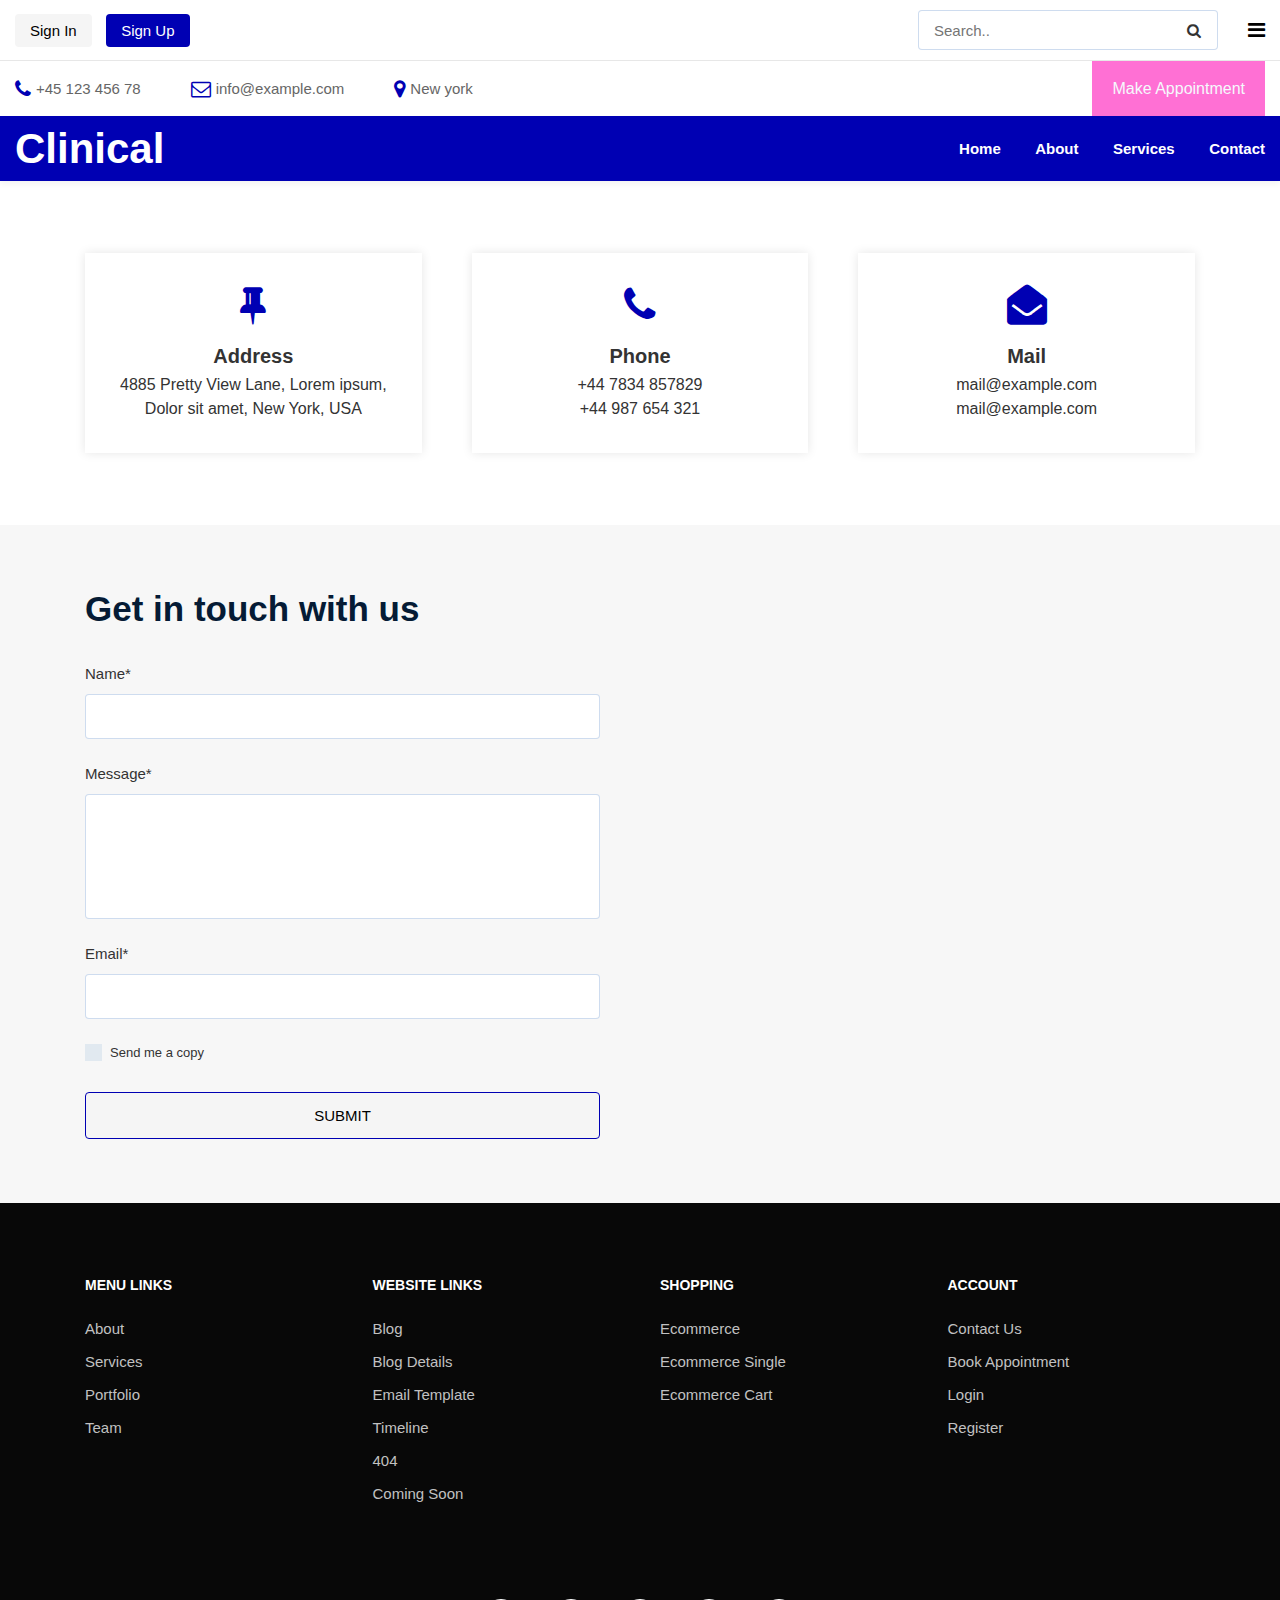
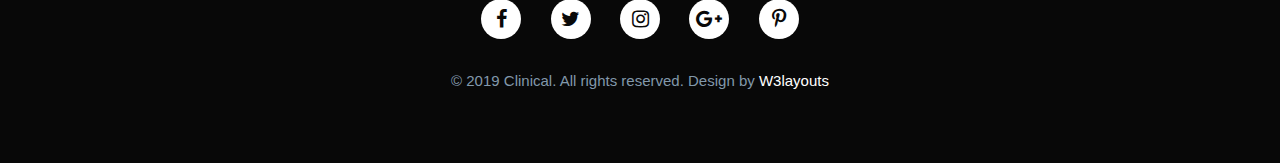
<file: clinical-starter/contact.html>
<!DOCTYPE html>
<html lang="en">
<head>
  <meta charset="UTF-8">
  <meta name="viewport" content="width=device-width, initial-scale=1.0">
  <meta http-equiv="X-UA-Compatible" content="ie=edge">
  <title>Clinical a Medical Category Responsive Web Template - Contact</title>
  <link rel="stylesheet" href="assets/css/style-starter.css">
</head>
<body>
<!-- hero-header 11 -->
<section class="w3l-hero-headers-11 p-sticky-md">
	<div class="hero-header-11">
		<div class="hero-header-11-content">
			<div class="top-header">
				<div class="wrapper-full">
					<div class="d-grid grid-columns-top-3">
						<div class="accounts">
							<ul>
								<li><a href="#login.html"> Sign In</a></li>
								<li><a class="active-button" href="#signup.html"> Sign Up</a></li>
							</ul>
						</div>
						<div class="search">
							<form action="#search-results.html" method="get">
								<input id="search" name="search" type="text" placeholder="Search.." required="">
								<button type="submit"><span class="fa fa-search" aria-hidden="true"></span></button>
							</form>
						</div>
						<div class="menu-overlay-left">
							<!-- overlay-menuv-menu -->
							<div class="overlay-menuv-hny">
								<input type="checkbox" id="op"></input>
								<div class="side-menu-hny">
									<label for="op" class="menuopen">
										<i class="fa fa-bars" aria-hidden="true"></i></label>
								</div>
								<div class="overlay-menuv overlay-menuv-hugeinc">
									<label for="op" class="menuclose"><span class="fa fa-times" aria-hidden="true"></span></label>
									<div class="side-show-content text-left">
										<div class="quick-contact gap-top">
											<h3 class="side-title">Quick Search</h3>
											<div class="side-search">
												<form action="#search-results.html" method="get">
													<input id="search" name="search" type="text" placeholder="Search.." required="">
													<button type="submit"><span class="fa fa-search" aria-hidden="true"></span></button>
												</form>
											</div>
										</div>
										<div class="quick-contact gap-top">
											<h3 class="side-title">Quick Contact</h3>
											<ul>
												<li>
													<span class="fa fa-phone" aria-hidden="true"></span>
													<a href="tel:+45 123 456 78">+45 123 456 78 </a>
												</li>
												<li>
													<span class="fa fa-envelope-o" aria-hidden="true"></span>
													<a href="mailto:info@example.com">info@example.com</a></li>
												<li>
													<span class="fa fa-map-marker" aria-hidden="true"></span>
													<p>New york</p>
												</li>
											</ul>
										</div>
										<div class="follow-us gap-top">
											<h3 class="side-title">Follow Us</h3>
											<ul>
												<li><a class="facebook" href="#"><span class="fa fa-facebook" aria-hidden="true"></span></a>
												</li>
												<li><a class="twitter" href="#"><span class="fa fa-twitter" aria-hidden="true"></span></a></li>
												<li><a class="google" href="#"><span class="fa fa-google-plus" aria-hidden="true"></span></a>
												</li>
												<li><a class="instagram" href="#"><span class="fa fa-instagram" aria-hidden="true"></span></a>
												</li>
											</ul>
										</div>
										<div class="quick-links-side gap-top">
											<h3 class="side-title">Quick Links</h3>
											<ul>
												<li><a href="index.html">Home</a></li>
												<li><a href="about.html">About Us</a></li>
												<li><a href="contact.html">Contact Us</a></li>
												<li><a href="services.html">Services</a></li>
											</ul>
										</div>
									</div>

								</div>
							</div>
							<!-- //overlay-menuv-menu -->
						</div>
					</div>
				</div>
			</div>
			<div class="main-header">
				<div class="wrapper-full">
					<div class="d-grid grid-columns-auto">
						<div class="right-grid align-left d-grid">
							<div class="quick-links">
								<ul>
									<li>
										<span class="fa fa-phone" aria-hidden="true"></span>
										<a href="tel:+45 123 456 78">+45 123 456 78 </a>
									</li>
									<li>
										<span class="fa fa-envelope-o" aria-hidden="true"></span>
										<a href="mailto:info@example.com">info@example.com</a></li>
									<li>
										<span class="fa fa-map-marker" aria-hidden="true"></span>
										<p>New york</p>
									</li>
								</ul>
							</div>
							<div class="button align-right">
								<a href="#appointment.html" class="actionbg">Make Appointment</a>
							</div>
						</div>
					</div>
				</div>
			</div>
		</div>
	</div>
</section>
<!-- //hero-header 11 -->
<!-- Headers-4 block -->
<section class="w3l-header-4">
  <header id="headers4-block">
      <div class="wrapper-full">
          <div class="d-grid nav-mobile-block header-align">
              <div class="logo">
                  <a class="brand-logo" href="index.html">Clinical</a>
                  <!-- if logo is image enable this   
                          <a class="brand-logo" href="#index.html">
                              <img src="image-path" alt="Your logo" title="Your logo" style="height:35px;" />
                          </a> -->
              </div>
              <input type="checkbox" id="nav" />
              <label class="nav" for="nav"></label>
              <nav>
                  <label for="drop" class="toggle nav-height">Menu 
                      <!-- <span class="fa fa-bars"aria-hidden="true"></span> -->
                  </label>
                  <input type="checkbox" id="drop">
                  <ul class="menu">
                      <li><a href="index.html">Home</a></li>
                      <li><a href="about.html">About</a></li>
                      <li><a href="services.html">Services</a></li>
                      <li><a href="contact.html">Contact</a></li>
                  </ul>
              </nav>

          </div>
      </div>
  </header>
</section>
<!-- Headers-4 block -->
<section class="w3l-contact-8">
    <div class="contacts-main section-gap">
        <div class="wrapper">
            <div class="d-grid contact">
                <div class="contact-info-left d-grid text-center">
                    <div class="contact-info">
                        <span class="fa fa-thumb-tack" aria-hidden="true"></span>
                        <h4>Address</h4>
                        <p>4885  Pretty View Lane, Lorem ipsum, Dolor sit amet, New York, USA</p>
                    </div>
                    <div class="contact-info">
                        <span class="fa fa-phone" aria-hidden="true"></span>
                        <h4>Phone</h4>
                        <p><a href="tel:+44 7834 857829">+44 7834 857829</a></p>
                        <p><a href="tel:+44 987 654 321">+44 987 654 321</a></p>
                    </div>
                    <div class="contact-info">
                        <span class="fa fa-envelope-open" aria-hidden="true"></span>
                        <h4>Mail</h4>
                        <p><a href="mailto:mail@example.com" class="email">mail@example.com</a></p>
                        <p><a href="mailto:mail@example.com" class="email">mail@example.com</a></p>
                    </div>
                </div>
            </div>
        </div>
</section>
<section class="w3l-form-41">
	<!-- /form-41-section -->
	<div class="form-41-mian section-gap">
		<div class="wrapper">
			<h3 class="cont-head">Get in touch with us</h3>
			<div class="d-grid align-form-map">
				<div class="form-inner-cont">
					<form action="https://sendmail.w3layouts.com/submitForm" method="post" class="signin-form">
						<div class="form-input">
							<label for="w3lName">Name*</label>
							<input type="text" name="w3lName" placeholder="" required="" />
						</div>
						<div class="form-input">
							<label for="w3lMessage">Message*</label>
							<textarea placeholder="" name="w3lMessage" required=""></textarea>
						</div>
						<div class="form-input">
							<label for="w3lSender">Email*</label>
							<input type="email" name="w3lSender" placeholder="" required="" />
						</div>
						<div class="form-input">
							<label class="container">
								<p>Send me a copy</p>
								<input type="checkbox">
								<span class="checkmark"></span>
							</label>
						</div>
						<button type="submit" class="btn theme-button">Submit</button>

					</form>
				</div>
				<div class="map">
					<iframe
						src="https://www.google.com/maps/embed?pb=!1m18!1m12!1m3!1d3001161.424489281!2d-78.01909140705047!3d42.72866436845163!2m3!1f0!2f0!3f0!3m2!1i1024!2i768!4f13.1!3m3!1m2!1s0x4ccc4bf0f123a5a9%3A0xddcfc6c1de189567!2sNew%20York%2C%20USA!5e0!3m2!1sen!2sin!4v1570786994395!5m2!1sen!2sin"
						frameborder="0" style="border:0;" allowfullscreen=""></iframe>
				</div>
			</div>
		</div>
	</div>
</section>
<!-- //form-41-section -->
<footer>
  <!-- footer-28 block -->
  <section class="w3l-footer-28-main">
    <div class="footer-28 section-gap">
      <div class="wrapper">
        <div class="d-grid grid-col-4 footer-top-28">
          <div class="footer-list-28">
            <h6 class="footer-title-28">Menu Links</h6>
            <ul>
              <li><a href="about.html">About</a></li>
              <li><a href="services.html">Services</a></li>
              <li><a href="#portfolio.html">Portfolio</a></li>
              <li><a href="#team.html">Team</a></li>
            </ul>
          </div>
          <div class="footer-list-28">
            <ul>
              <h6 class="footer-title-28">Website Links</h6>
              <li><a href="#blog.html">Blog</a></li>
              <li><a href="#blog-single.html">Blog Details</a></li>
              <li><a href="#email-template.html">Email Template</a></li>
              <li><a href="#timeline.html">Timeline</a></li>
              <li><a href="#error.html">404</a></li>
              <li><a href="#coming-soon.html">Coming Soon</a></li>
            </ul>
          </div>
          <div class="footer-list-28">
            <ul>
              <h6 class="footer-title-28">Shopping</h6>
              <li><a href="#ecommerce.html">Ecommerce</a></li>
              <li><a href="#ecommerce-single.html">Ecommerce Single</a></li>
              <li><a href="#ecommerce-cart.html">Ecommerce Cart</a></li>
            </ul>
          </div>
          <div class="footer-list-28">
            <ul>
              <h6 class="footer-title-28">Account</h6>
              <li><a href="contact.html">Contact Us</a></li>
              <li><a href="#appointment.html">Book Appointment</a></li>
              <li><a href="#login.html">Login</a></li>
              <li><a href="#signup.html">Register</a></li>
            </ul>
          </div>
        </div>
        <div class="midd-footer-28 align-center">
          <div class="main-social-footer-28">
            <a class="facebook" href="#facebook"><span class="fa fa-facebook" aria-hidden="true"></span></a>
            <a class="twitter" href="#twitter"><span class="fa fa-twitter" aria-hidden="true"></span></a>
            <a class="instagram" href="#instagram"><span class="fa fa-instagram" aria-hidden="true"></span></a>
            <a class="google" href="#google"><span class="fa fa-google-plus" aria-hidden="true"></span></a>
            <a class="pinterest" href="#pinterest"><span class="fa fa-pinterest-p" aria-hidden="true"></span></a>
          </div>
          <p class="copy-footer-28">&copy; 2019 Clinical. All rights reserved. Design by <a
              href="https://w3layouts.com">W3layouts</a></p>
        </div>
      </div>
    </div>
    <!-- //footer-28 block -->
    <!-- move top -->
    <button onclick="topFunction()" id="movetop" title="Go to top">
      <span class="fa fa-arrow-up" aria-hidden="true"></span>
    </button>
    <script>
      // When the user scrolls down 20px from the top of the document, show the button
      window.onscroll = function () {
        scrollFunction()
      };

      function scrollFunction() {
        if (document.body.scrollTop > 20 || document.documentElement.scrollTop > 20) {
          document.getElementById("movetop").style.display = "block";
        } else {
          document.getElementById("movetop").style.display = "none";
        }
      }

      // When the user clicks on the button, scroll to the top of the document
      function topFunction() {
        document.body.scrollTop = 0;
        document.documentElement.scrollTop = 0;
      }
    </script>
    <!-- /move top -->

  </section>
</footer>
<script src="assets/js/jquery-3.4.1.min.js"></script>
</body>

</html>
</file>
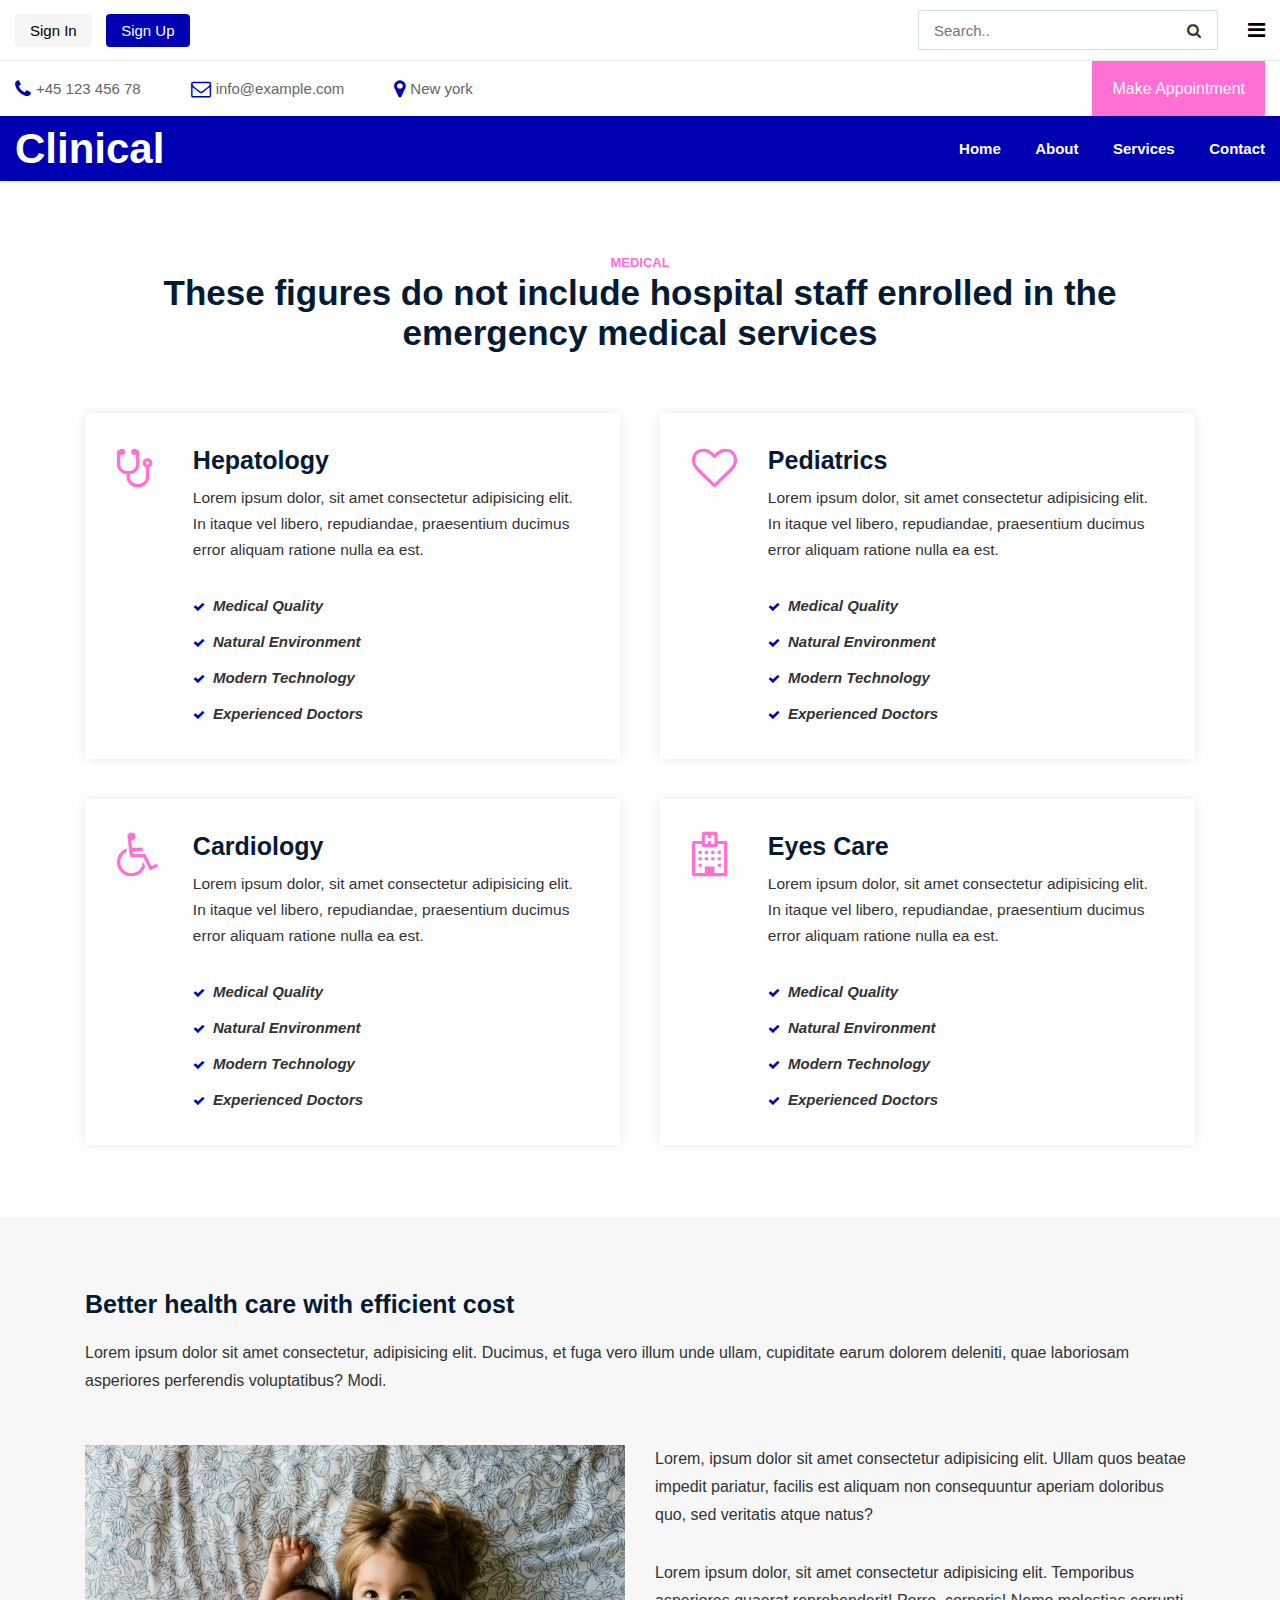
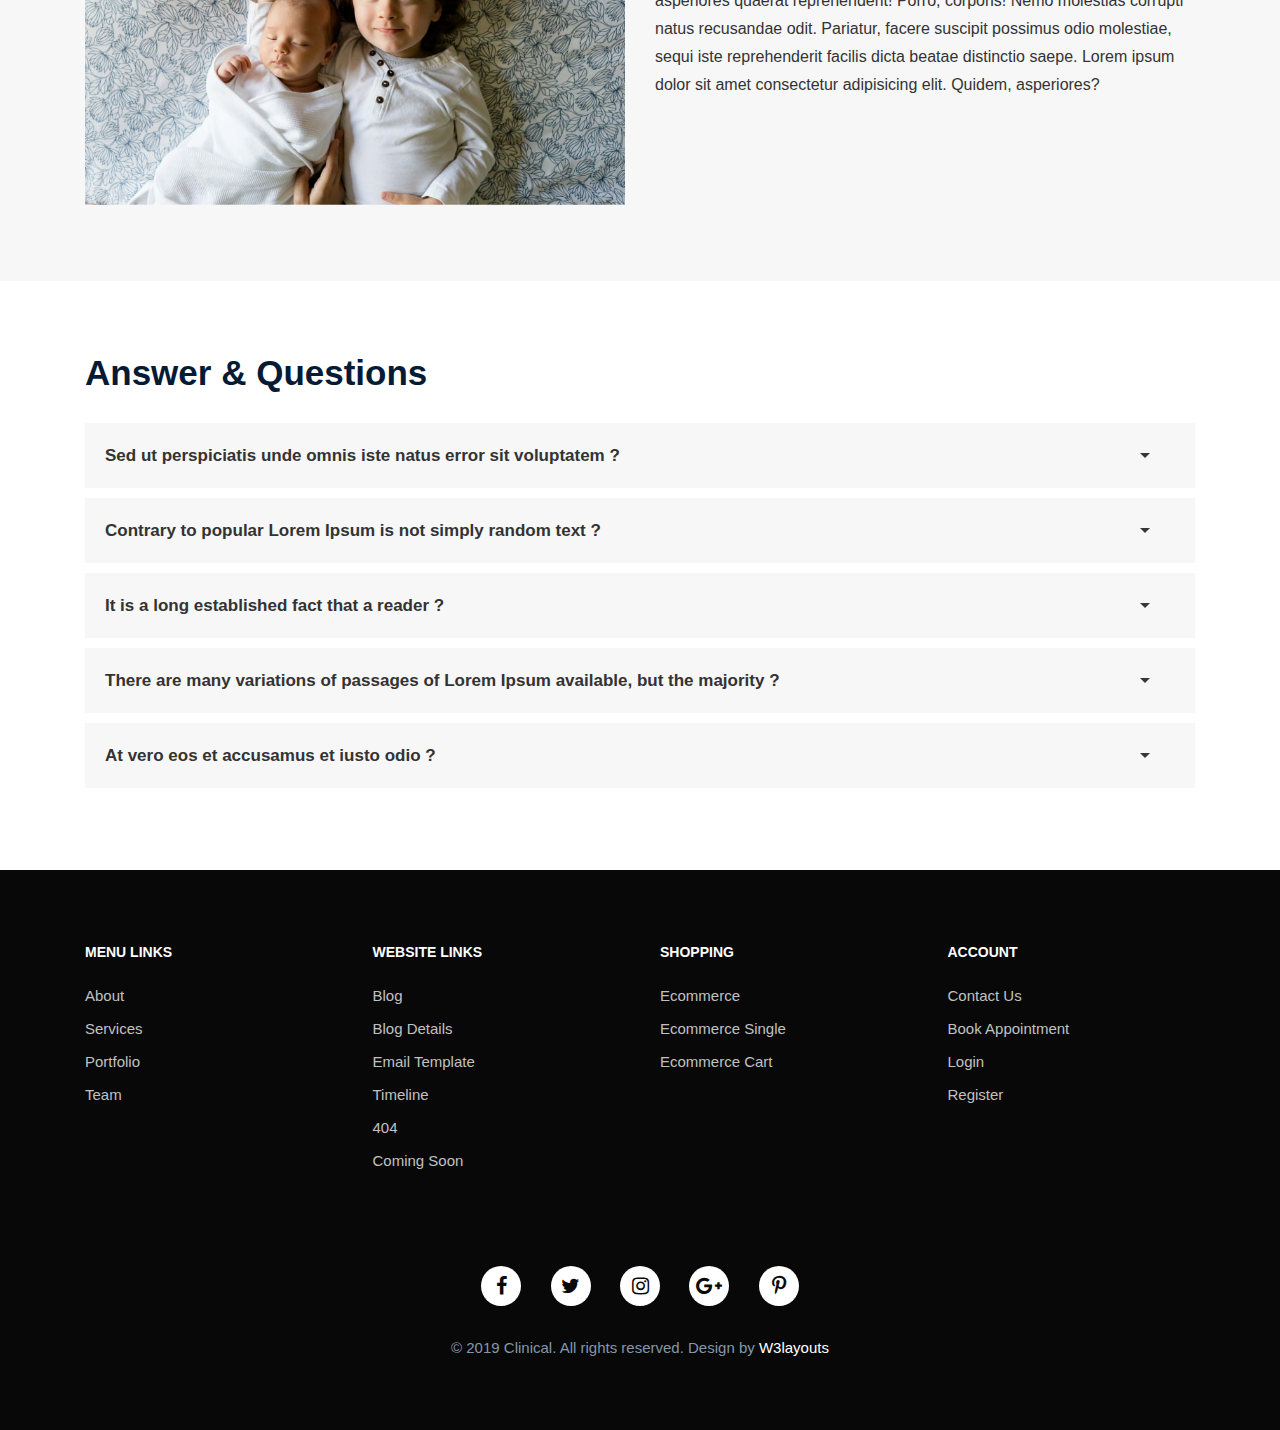
<file: clinical-starter/services.html>
<!DOCTYPE html>
<html lang="en">
<head>
  <meta charset="UTF-8">
  <meta name="viewport" content="width=device-width, initial-scale=1.0">
  <meta http-equiv="X-UA-Compatible" content="ie=edge">
  <title>Clinical a Medical Category Responsive Web Template - Services</title>
  <link rel="stylesheet" href="assets/css/style-starter.css">
</head>
<body>
<!-- hero-header 11 -->
<section class="w3l-hero-headers-11 p-sticky-md">
	<div class="hero-header-11">
		<div class="hero-header-11-content">
			<div class="top-header">
				<div class="wrapper-full">
					<div class="d-grid grid-columns-top-3">
						<div class="accounts">
							<ul>
								<li><a href="#login.html"> Sign In</a></li>
								<li><a class="active-button" href="#signup.html"> Sign Up</a></li>
							</ul>
						</div>
						<div class="search">
							<form action="#search-results.html" method="get">
								<input id="search" name="search" type="text" placeholder="Search.." required="">
								<button type="submit"><span class="fa fa-search" aria-hidden="true"></span></button>
							</form>
						</div>
						<div class="menu-overlay-left">
							<!-- overlay-menuv-menu -->
							<div class="overlay-menuv-hny">
								<input type="checkbox" id="op"></input>
								<div class="side-menu-hny">
									<label for="op" class="menuopen">
										<i class="fa fa-bars" aria-hidden="true"></i></label>
								</div>
								<div class="overlay-menuv overlay-menuv-hugeinc">
									<label for="op" class="menuclose"><span class="fa fa-times" aria-hidden="true"></span></label>
									<div class="side-show-content text-left">
										<div class="quick-contact gap-top">
											<h3 class="side-title">Quick Search</h3>
											<div class="side-search">
												<form action="#search-results.html" method="get">
													<input id="search" name="search" type="text" placeholder="Search.." required="">
													<button type="submit"><span class="fa fa-search" aria-hidden="true"></span></button>
												</form>
											</div>
										</div>
										<div class="quick-contact gap-top">
											<h3 class="side-title">Quick Contact</h3>
											<ul>
												<li>
													<span class="fa fa-phone" aria-hidden="true"></span>
													<a href="tel:+45 123 456 78">+45 123 456 78 </a>
												</li>
												<li>
													<span class="fa fa-envelope-o" aria-hidden="true"></span>
													<a href="mailto:info@example.com">info@example.com</a></li>
												<li>
													<span class="fa fa-map-marker" aria-hidden="true"></span>
													<p>New york</p>
												</li>
											</ul>
										</div>
										<div class="follow-us gap-top">
											<h3 class="side-title">Follow Us</h3>
											<ul>
												<li><a class="facebook" href="#"><span class="fa fa-facebook" aria-hidden="true"></span></a>
												</li>
												<li><a class="twitter" href="#"><span class="fa fa-twitter" aria-hidden="true"></span></a></li>
												<li><a class="google" href="#"><span class="fa fa-google-plus" aria-hidden="true"></span></a>
												</li>
												<li><a class="instagram" href="#"><span class="fa fa-instagram" aria-hidden="true"></span></a>
												</li>
											</ul>
										</div>
										<div class="quick-links-side gap-top">
											<h3 class="side-title">Quick Links</h3>
											<ul>
												<li><a href="index.html">Home</a></li>
												<li><a href="about.html">About Us</a></li>
												<li><a href="contact.html">Contact Us</a></li>
												<li><a href="services.html">Services</a></li>
											</ul>
										</div>
									</div>

								</div>
							</div>
							<!-- //overlay-menuv-menu -->
						</div>
					</div>
				</div>
			</div>
			<div class="main-header">
				<div class="wrapper-full">
					<div class="d-grid grid-columns-auto">
						<div class="right-grid align-left d-grid">
							<div class="quick-links">
								<ul>
									<li>
										<span class="fa fa-phone" aria-hidden="true"></span>
										<a href="tel:+45 123 456 78">+45 123 456 78 </a>
									</li>
									<li>
										<span class="fa fa-envelope-o" aria-hidden="true"></span>
										<a href="mailto:info@example.com">info@example.com</a></li>
									<li>
										<span class="fa fa-map-marker" aria-hidden="true"></span>
										<p>New york</p>
									</li>
								</ul>
							</div>
							<div class="button align-right">
								<a href="#appointment.html" class="actionbg">Make Appointment</a>
							</div>
						</div>
					</div>
				</div>
			</div>
		</div>
	</div>
</section>
<!-- //hero-header 11 -->
<!-- Headers-4 block -->
<section class="w3l-header-4">
  <header id="headers4-block">
      <div class="wrapper-full">
          <div class="d-grid nav-mobile-block header-align">
              <div class="logo">
                  <a class="brand-logo" href="index.html">Clinical</a>
                  <!-- if logo is image enable this   
                          <a class="brand-logo" href="#index.html">
                              <img src="image-path" alt="Your logo" title="Your logo" style="height:35px;" />
                          </a> -->
              </div>
              <input type="checkbox" id="nav" />
              <label class="nav" for="nav"></label>
              <nav>
                  <label for="drop" class="toggle nav-height">Menu 
                      <!-- <span class="fa fa-bars"aria-hidden="true"></span> -->
                  </label>
                  <input type="checkbox" id="drop">
                  <ul class="menu">
                      <li><a href="index.html">Home</a></li>
                      <li><a href="about.html">About</a></li>
                      <li><a href="services.html">Services</a></li>
                      <li><a href="contact.html">Contact</a></li>
                  </ul>
              </nav>

          </div>
      </div>
  </header>
</section>
<!-- Headers-4 block -->
<section class="w3l-feature-16">
	<!-- /feature-16 -->
	<div class="feature-16-main section-gap">
		<div class="wrapper">
			<h6>Medical</h6>
			<h3>These figures do not include hospital staff enrolled in the emergency medical services
			</h3>
			<div class="grid">
				<div class="feature-16-gd">
					<div class="icon">
							<span class="fa fa-stethoscope" aria-hidden="true"></span>
					</div>
					<div class="feature-16-gd-info">
						<h4><a href="#single.html">Hepatology </a>
							<h4>
								<p>Lorem ipsum dolor, sit amet consectetur adipisicing elit. In itaque vel libero, repudiandae, praesentium ducimus error aliquam ratione nulla ea est.</p>
									<ul>
										<li><span class="fa fa-check" aria-hidden="true"></span> Medical Quality</li>
										<li><span class="fa fa-check" aria-hidden="true"></span> Natural Environment</li>
										<li><span class="fa fa-check" aria-hidden="true"></span> Modern Technology</li>
										<li><span class="fa fa-check" aria-hidden="true"></span> Experienced Doctors</li>
									</ul>
					</div>
				</div>
				<div class="feature-16-gd">
						<div class="icon">
								<span class="fa fa-heart-o" aria-hidden="true"></span>
						</div>
					<div class="feature-16-gd-info">
						<h4><a href="#single.html">Pediatrics </a>
							<h4>
								<p>Lorem ipsum dolor, sit amet consectetur adipisicing elit. In itaque vel libero, repudiandae, praesentium ducimus error aliquam ratione nulla ea est.</p>
									<ul>
										<li><span class="fa fa-check" aria-hidden="true"></span> Medical Quality</li>
										<li><span class="fa fa-check" aria-hidden="true"></span> Natural Environment</li>
										<li><span class="fa fa-check" aria-hidden="true"></span> Modern Technology</li>
										<li><span class="fa fa-check" aria-hidden="true"></span> Experienced Doctors</li>
									</ul>
					</div>
				</div>
				<div class="feature-16-gd">
						<div class="icon">
								<span class="fa fa-wheelchair" aria-hidden="true"></span>
						</div>
					<div class="feature-16-gd-info">
						<h4><a href="#single.html">Cardiology </a>
							<h4>
								<p>Lorem ipsum dolor, sit amet consectetur adipisicing elit. In itaque vel libero, repudiandae, praesentium ducimus error aliquam ratione nulla ea est.</p>
									<ul>
										<li><span class="fa fa-check" aria-hidden="true"></span> Medical Quality</li>
										<li><span class="fa fa-check" aria-hidden="true"></span> Natural Environment</li>
										<li><span class="fa fa-check" aria-hidden="true"></span> Modern Technology</li>
										<li><span class="fa fa-check" aria-hidden="true"></span> Experienced Doctors</li>
									</ul>
					</div>
				</div>
				<div class="feature-16-gd">
						<div class="icon">
								<span class="fa fa-hospital-o" aria-hidden="true"></span>
						</div>
					<div class="feature-16-gd-info">
						<h4><a href="#single.html">Eyes Care</a>
							<h4>
								<p>Lorem ipsum dolor, sit amet consectetur adipisicing elit. In itaque vel libero, repudiandae, praesentium ducimus error aliquam ratione nulla ea est.</p>
									<ul>
										<li><span class="fa fa-check" aria-hidden="true"></span> Medical Quality</li>
										<li><span class="fa fa-check" aria-hidden="true"></span> Natural Environment</li>
										<li><span class="fa fa-check" aria-hidden="true"></span> Modern Technology</li>
										<li><span class="fa fa-check" aria-hidden="true"></span> Experienced Doctors</li>
									</ul>
					</div>
				</div>
			</div>
		</div>
	</div>
</section>
<!-- //feature-16 -->
<section class="w3l-text-22">
	<div class="text section-gap">
		<div class="wrapper">
			<div class="text-txt">
				<h3>Better health care with efficient cost</h3>
				<p>Lorem ipsum dolor sit amet consectetur, adipisicing elit. Ducimus, et fuga vero illum unde ullam, cupiditate earum dolorem deleniti, quae laboriosam asperiores perferendis voluptatibus? Modi.</p>
				<div class="two-columns">
					<div class="left-column">

						<img src="assets/images/services.jpg" class="arrow-png">

					</div>
					<div class="right-column">
						<p>Lorem, ipsum dolor sit amet consectetur adipisicing elit. Ullam quos beatae impedit pariatur, facilis est aliquam non consequuntur aperiam doloribus quo, sed veritatis atque natus?</p>
						<p> Lorem ipsum dolor, sit amet consectetur adipisicing elit. Temporibus asperiores quaerat reprehenderit! Porro, corporis! Nemo molestias corrupti natus recusandae odit. Pariatur, facere suscipit possimus odio molestiae, sequi iste reprehenderit facilis dicta beatae distinctio saepe. Lorem ipsum dolor sit amet consectetur adipisicing elit. Quidem, asperiores?</p>

					</div>
				</div>


			</div>
		</div>

		<!-- //text-22 -->
	</div>
</section>
<!-- text-28 -->
<section class="w3l-text-28-main">
	<div class="text-28 section-gap">
		<div class="wrapper">
			<div class="text-styles-top-28">
				<h3>Answer & Questions</h3>
				<div class="d-grid">
					<div class="faq-drawer">
						<input class="faq-drawer__trigger" id="faq-drawer" type="checkbox" />
						<label class="faq-drawer__title" for="faq-drawer">
							<h6 class="title">Sed ut perspiciatis unde omnis iste natus error sit voluptatem ?</h6>
						</label>
						<div class="faq-drawer__content-wrapper">
							<div class="faq-drawer__content">
								<p class="text-text">
									Lorem ipsum dolor sit amet consectetur adipisicing elit. Excepturi quis natus aut sit a dolorum nostrum placeat, odio modi ad nihil temporibus exercitationem quam neque velit inventore libero eligendi. Qui, natus cupiditate facilis temporibus eaque reiciendis quas nobis similique illo necessitatibus itaque, reprehenderit nihil debitis cum, dignissimos distinctio nemo commodi. Lorem ipsum dolor sit amet consectetur adipisicing elit. Alias, saepe quia! Similique suscipit rem nisi.
								</p>
							</div>
						</div>
					</div>
					<div class="faq-drawer">
						<input class="faq-drawer__trigger" id="faq-drawer2" type="checkbox" />
						<label class="faq-drawer__title" for="faq-drawer2">
							<h6 class="title">Contrary to popular Lorem Ipsum is not simply random text ?</h6>
						</label>
						<div class="faq-drawer__content-wrapper">
							<div class="faq-drawer__content">
								<p class="text-text">
									Lorem ipsum dolor sit amet consectetur adipisicing elit. Excepturi quis natus aut sit a dolorum nostrum placeat, odio modi ad nihil temporibus exercitationem quam neque velit inventore libero eligendi. Qui, natus cupiditate facilis temporibus eaque reiciendis quas nobis similique illo necessitatibus itaque, reprehenderit nihil debitis cum, dignissimos distinctio nemo commodi.
								</p>
							</div>
						</div>
					</div>
					<div class="faq-drawer">
						<input class="faq-drawer__trigger" id="faq-drawer3" type="checkbox" />
						<label class="faq-drawer__title" for="faq-drawer3">
							<h6 class="title">It is a long established fact that a reader ?
							</h6>
						</label>
						<div class="faq-drawer__content-wrapper">
							<div class="faq-drawer__content">
								<p class="text-text">
									Lorem ipsum dolor sit amet consectetur adipisicing elit. Excepturi quis natus aut sit a dolorum nostrum placeat, odio modi ad nihil temporibus exercitationem quam neque velit inventore libero eligendi. Qui, natus cupiditate facilis temporibus eaque reiciendis quas nobis similique illo necessitatibus itaque, reprehenderit nihil debitis cum, dignissimos distinctio nemo commodi. Lorem ipsum dolor sit, amet consectetur adipisicing elit. Temporibus esse minus eligendi tempora nostrum iure, ipsum corrupti eaque unde accusamus alias consequatur quaerat soluta ad!
								</p>
							</div>
						</div>
					</div>
					<div class="faq-drawer">
						<input class="faq-drawer__trigger" id="faq-drawer4" type="checkbox" />
						<label class="faq-drawer__title" for="faq-drawer4">
							<h6 class="title">There are many variations of passages of Lorem Ipsum available, but the majority ?</h6>
						</label>
						<div class="faq-drawer__content-wrapper">
							<div class="faq-drawer__content">
								<p class="text-text">
									Lorem ipsum dolor sit amet consectetur adipisicing elit. Excepturi quis natus aut sit a dolorum nostrum placeat, odio modi ad nihil temporibus exercitationem quam neque velit inventore libero eligendi. Qui, natus cupiditate facilis temporibus eaque reiciendis quas nobis similique illo necessitatibus itaque, reprehenderit nihil debitis cum, dignissimos distinctio nemo commodi.
								</p>
							</div>
						</div>
					</div>
					<div class="faq-drawer">
						<input class="faq-drawer__trigger" id="faq-drawer5" type="checkbox" />
						<label class="faq-drawer__title" for="faq-drawer5">
							<h6 class="title">At vero eos et accusamus et iusto odio ?</h6>
						</label>
						<div class="faq-drawer__content-wrapper">
							<div class="faq-drawer__content">
								<p class="text-text">
									Lorem ipsum dolor sit amet consectetur adipisicing elit. Excepturi quis natus aut sit a dolorum nostrum placeat, odio modi ad nihil temporibus exercitationem quam neque velit inventore libero eligendi. Qui, natus cupiditate facilis temporibus eaque reiciendis quas nobis similique illo necessitatibus itaque, reprehenderit nihil debitis cum, dignissimos distinctio nemo commodi. Lorem ipsum dolor, sit amet consectetur adipisicing elit. Nostrum corporis molestias similique dolorem excepturi vero autem non voluptate vitae, obcaecati tempore officia dolorum voluptatem ea earum? Laudantium temporibus non porro!
								</p> 
							</div>
						</div>
					</div>
				</div>
			</div>
		</div>
	</div>
</section>
<!-- //text-28 -->
<footer>
  <!-- footer-28 block -->
  <section class="w3l-footer-28-main">
    <div class="footer-28 section-gap">
      <div class="wrapper">
        <div class="d-grid grid-col-4 footer-top-28">
          <div class="footer-list-28">
            <h6 class="footer-title-28">Menu Links</h6>
            <ul>
              <li><a href="about.html">About</a></li>
              <li><a href="services.html">Services</a></li>
              <li><a href="#portfolio.html">Portfolio</a></li>
              <li><a href="#team.html">Team</a></li>
            </ul>
          </div>
          <div class="footer-list-28">
            <ul>
              <h6 class="footer-title-28">Website Links</h6>
              <li><a href="#blog.html">Blog</a></li>
              <li><a href="#blog-single.html">Blog Details</a></li>
              <li><a href="#email-template.html">Email Template</a></li>
              <li><a href="#timeline.html">Timeline</a></li>
              <li><a href="#error.html">404</a></li>
              <li><a href="#coming-soon.html">Coming Soon</a></li>
            </ul>
          </div>
          <div class="footer-list-28">
            <ul>
              <h6 class="footer-title-28">Shopping</h6>
              <li><a href="#ecommerce.html">Ecommerce</a></li>
              <li><a href="#ecommerce-single.html">Ecommerce Single</a></li>
              <li><a href="#ecommerce-cart.html">Ecommerce Cart</a></li>
            </ul>
          </div>
          <div class="footer-list-28">
            <ul>
              <h6 class="footer-title-28">Account</h6>
              <li><a href="contact.html">Contact Us</a></li>
              <li><a href="#appointment.html">Book Appointment</a></li>
              <li><a href="#login.html">Login</a></li>
              <li><a href="#signup.html">Register</a></li>
            </ul>
          </div>
        </div>
        <div class="midd-footer-28 align-center">
          <div class="main-social-footer-28">
            <a class="facebook" href="#facebook"><span class="fa fa-facebook" aria-hidden="true"></span></a>
            <a class="twitter" href="#twitter"><span class="fa fa-twitter" aria-hidden="true"></span></a>
            <a class="instagram" href="#instagram"><span class="fa fa-instagram" aria-hidden="true"></span></a>
            <a class="google" href="#google"><span class="fa fa-google-plus" aria-hidden="true"></span></a>
            <a class="pinterest" href="#pinterest"><span class="fa fa-pinterest-p" aria-hidden="true"></span></a>
          </div>
          <p class="copy-footer-28">&copy; 2019 Clinical. All rights reserved. Design by <a
              href="https://w3layouts.com">W3layouts</a></p>
        </div>
      </div>
    </div>
    <!-- //footer-28 block -->
    <!-- move top -->
    <button onclick="topFunction()" id="movetop" title="Go to top">
      <span class="fa fa-arrow-up" aria-hidden="true"></span>
    </button>
    <script>
      // When the user scrolls down 20px from the top of the document, show the button
      window.onscroll = function () {
        scrollFunction()
      };

      function scrollFunction() {
        if (document.body.scrollTop > 20 || document.documentElement.scrollTop > 20) {
          document.getElementById("movetop").style.display = "block";
        } else {
          document.getElementById("movetop").style.display = "none";
        }
      }

      // When the user clicks on the button, scroll to the top of the document
      function topFunction() {
        document.body.scrollTop = 0;
        document.documentElement.scrollTop = 0;
      }
    </script>
    <!-- /move top -->

  </section>
</footer>
<script src="assets/js/jquery-3.4.1.min.js"></script>
</body>

</html>
</file>
<file: clinical-starter/assets/css/style-starter.css>
:root {
  --theme-color: #0000b3;
  --theme-color-two: #ff70d4;
  --title-color: #051b35;
  --text-color: #333333;
  --white-color: #ffffff; }

html {
  scroll-behavior: smooth; }

ul, ol {
  padding: 0;
  margin: 0; }

li {
  list-style-type: none; }

body,
html {
  margin: 0;
  padding: 0;
  font-family: -apple-system, BlinkMacSystemFont, "Segoe UI", Roboto, Oxygen-Sans, Ubuntu, Cantarell, "Helvetica Neue", sans-serif; }

textarea {
  font-family: -apple-system, BlinkMacSystemFont, "Segoe UI", Roboto, Oxygen-Sans, Ubuntu, Cantarell, "Helvetica Neue", sans-serif; }

* {
  box-sizing: border-box; }

.wrapper-full {
  width: 100%;
  padding-right: 15px;
  padding-left: 15px;
  margin-right: auto;
  margin-left: auto; }

.wrapper {
  width: 100%;
  padding-right: 15px;
  padding-left: 15px;
  margin-right: auto;
  margin-left: auto; }

@media (min-width: 576px) {
  .wrapper {
    max-width: 540px; } }

@media (min-width: 768px) {
  .wrapper {
    max-width: 720px; } }

@media (min-width: 992px) {
  .wrapper {
    max-width: 960px; } }

@media (min-width: 1200px) {
  .wrapper {
    max-width: 1140px; } }

.clear {
  clear: both; }

.img-responsive,
img {
  max-width: 100%; }

.img-block {
  display: block; }

.d-grid {
  display: grid; }

.d-flex {
  display: flex;
  display: -webkit-flex; }

.text-center {
  text-align: center; }

.text-left {
  text-align: left; }

.text-right {
  text-align: right; }

button,
select {
  outline: none;
  -moz-appearance: none;
       appearance: none;
  -webkit-appearance: none; }

button,
.btn,
select {
  cursor: pointer;
  font-family: -apple-system, BlinkMacSystemFont, "Segoe UI", Roboto, Oxygen-Sans, Ubuntu, Cantarell, "Helvetica Neue", sans-serif; }

a {
  text-decoration: none; }

iframe {
  border: none; }

ul {
  margin: 0;
  padding: 0; }

h1,
h2,
h3,
h4,
h5,
h6,
p {
  margin: 0;
  padding: 0; }

.p-relative {
  position: relative; }

.p-absolute {
  position: absolute; }

.p-fixed {
  position: fixed; }

.p-sticky {
  position: -webkit-sticky;
  position: sticky; }

.btn-default {
  color: #333;
  background-color: #fff;
  border-color: #ccc; }

.column a {
  display: block; }

.column a img {
  display: block; }

a.brand-logo {
  color: var(--white-color);
  font-weight: bold;
  font-size: 42px; }

.section-gap {
  padding: 4.5rem 0; }

@media screen and (max-width: 767px) {
  .section-gap {
    padding: 3.5rem 0; } }

@media screen and (max-width: 480px) {
  .section-gap {
    padding: 3rem 0; } }

.section-title h4 {
  font-size: 35px;
  line-height: 40px;
  color: var(--title-color);
  margin-bottom: 20px; }

.section-title {
  max-width: 800px;
  margin: 0 auto;
  margin-bottom: 50px; }

p.sub-paragraph {
  font-style: normal;
  font-weight: 300;
  font-size: 15.5px;
  line-height: 26px;
  color: var(--text-color); }

.section-title-white h4 {
  font-size: 35px;
  line-height: 40px;
  color: #ffffff;
  margin-bottom: 20px; }

.section-title-white {
  max-width: 800px;
  margin: 0 auto;
  margin-bottom: 50px; }

p.sub-paragraph-white {
  font-style: normal;
  font-weight: 300;
  font-size: 15.5px;
  line-height: 26px;
  color: #ececec; }

.theme-button {
  min-width: 130px;
  cursor: pointer;
  text-decoration: none;
  -webkit-appearance: none;
  display: inline-block;
  font-style: normal;
  font-weight: normal;
  font-size: 15px;
  text-align: center;
  color: #000000;
  background: #f5f5f5;
  padding: 14px 18px;
  border-radius: 4px;
  transition: 0.3s ease;
  border: 1px solid var(--theme-color); }

.theme-button:hover {
  background: var(--theme-color);
  color: #fff; }

.w3l-header-4 {
  background-color: var(--theme-color);
  z-index: 6;
  padding: 0;
  position: -webkit-sticky;
  position: sticky;
  top: 0; }

.w3l-header-4 {
  /*-- Headers-4 block --*/
  /*-- /Headers-4 block --*/
  /* navbar-start */
  /* navigation */
  /* CSS Document */
  /* Giving a background-color to the nav container. */
  /* Since we'll have the "ul li" "float:left"
 * we need to add a clear after the container. */
  /* Removing padding, margin and "list-style" from the "ul",
 * and adding "position:reltive" */
  /* Positioning the navigation items inline */
  /* Styling the links */
  /* Background color change on Hover */
  /* Hide Dropdowns by Default
 * and giving it a position of absolute */
  /* Display Dropdowns on Hover */
  /* Fisrt Tier Dropdown */
  /* Second, Third and more Tiers	
 * We move the 2nd and 3rd etc tier dropdowns to the left
 * by the amount of the width of the first tier.
*/
  /* Change ' +' in order to change the Dropdown symbol */
  /* Media Queries
--------------------------------------------- */
  /* //navigation */
  /* navbar-end */
  /*-- responsive design --*/
  /*-- /responsive design --*/ }
  .w3l-header-4 #headers4-block {
    z-index: 9;
    padding: 0;
    box-shadow: 0 3px 6px 0 rgba(0, 0, 0, 0.05); }
  .w3l-header-4 .header-align {
    grid-template-columns: 1fr auto;
    align-items: center; }
  .w3l-header-4 input#nav {
    display: none; }
  .w3l-header-4 label.nav {
    display: none; }
  .w3l-header-4 .toggle-2,
  .w3l-header-4 .toggle,
  .w3l-header-4 [id^=drop] {
    display: none; }
  .w3l-header-4 nav {
    margin: 0;
    padding: 0; }
  .w3l-header-4 nav:after {
    content: "";
    display: table;
    clear: both; }
  .w3l-header-4 nav ul {
    padding: 0;
    margin: 0;
    list-style: none;
    position: relative; }
  .w3l-header-4 nav ul li {
    display: inline-block;
    position: relative;
    margin: 0 15px; }
  .w3l-header-4 nav ul li:last-child {
    margin-right: 0; }
  .w3l-header-4 nav a {
    transition: none;
    font-style: normal;
    line-height: 25px;
    padding: 20px 0;
    font-size: 15px;
    color: #fff;
    text-decoration: none;
    display: block;
    font-weight: bold;
    text-transform: capitalize; }
  .w3l-header-4 .angle-dropdown {
    display: inline-block;
    width: 0;
    height: 0;
    margin-left: 0.1em;
    vertical-align: .18em;
    content: "";
    border-top: 0.3em solid #fff;
    border-right: 0.2em solid transparent;
    border-bottom: 0;
    border-left: 0.2em solid transparent; }
  .w3l-header-4 .angle-dropdown-sub {
    display: inline-block;
    width: 0;
    height: 0;
    margin-left: 0.1em;
    vertical-align: .18em;
    content: "";
    border-top: 0.3em solid #fff;
    border-right: 0.2em solid transparent;
    border-bottom: 0;
    border-left: 0.2em solid transparent;
    transform: rotate(-90deg); }
  .w3l-header-4 nav a:hover {
    transition: 0.3s ease; }
  .w3l-header-4 nav a.active {
    transition: 0.3s ease; }
  .w3l-header-4 nav ul ul {
    display: none;
    position: absolute;
    top: 65px;
    background: var(--theme-color);
    z-index: 999;
    box-shadow: 0 0px 6px 0 rgba(0, 0, 0, 0.1);
    left: 0px;
    width: 150px; }
  .w3l-header-4 nav ul ul ul {
    display: none;
    position: absolute;
    top: 0px;
    left: 150px;
    width: 140px;
    background: #ffffff;
    z-index: 999; }
  .w3l-header-4 nav ul li:hover > ul {
    display: inherit; }
  .w3l-header-4 nav ul ul li {
    width: 100%;
    float: none;
    display: list-item;
    position: relative;
    margin: 2px 0; }
  .w3l-header-4 nav ul ul li:nth-child(last) {
    border-bottom: none; }
  .w3l-header-4 nav ul ul li a {
    display: block;
    padding: 6px 12px;
    text-align: left; }
  .w3l-header-4 nav ul ul li a:hover {
    background: transparent;
    transition: 0.3s ease; }
  .w3l-header-4 nav ul ul ul li {
    position: relative;
    top: 0;
    left: 0px;
    /* has to be the same number as the "width" of "nav ul ul li" */ }
  .w3l-header-4 li > a:only-child:after {
    content: ''; }
  @media all and (max-width: 992px) {
    .w3l-header-4 {
      /* Hide the navigation menu by default */
      /* Also hide the  */
      /* Stylinf the toggle lable */
      /* Display Dropdown when clicked on Parent Lable */
      /* width */
      /* Track */
      /* Handle */
      /* Handle on hover */
      /* Change menu item's width to 100% */
      /* Hide Dropdowns by Default */
      /* Hide menus on hover */
      /* Fisrt Tier Dropdown */ }
      .w3l-header-4 .logo {
        float: left; }
      .w3l-header-4 #headers4-block {
        padding: 10px 0; }
      .w3l-header-4 nav a {
        padding: 5px 0;
        display: block;
        color: #fff; }
      .w3l-header-4 nav li {
        text-align: left; }
      .w3l-header-4 .navigation {
        float: none; }
      .w3l-header-4 .nav-mobile-block {
        display: block !important; }
      .w3l-header-4 nav a.border-left {
        border-left: none !important; }
      .w3l-header-4 .toggle + a,
      .w3l-header-4 .menu {
        display: none; }
      .w3l-header-4 .toggle {
        display: inline-block;
        text-decoration: none;
        border: none;
        margin-bottom: 0;
        cursor: pointer;
        color: var(--theme-color-two);
        text-align: right;
        padding-left: 15px;
        background: #fff;
        padding: 8px 10px;
        border-radius: 4px;
        float: right;
        margin-top: 7px; }
      .w3l-header-4 span.fa.fa-bars {
        float: right;
        background: var(--blue-color);
        display: inline-block;
        line-height: 40px;
        padding: 0 15px;
        margin-top: 4px; }
      .w3l-header-4 .menu .toggle {
        float: none;
        margin: auto;
        padding: 5px 0;
        font-weight: normal;
        font-size: 15px;
        background: transparent;
        color: #111; }
      .w3l-header-4 .toggle:hover {
        opacity: .8;
        transition: 0.5s all;
        -webkit-transition: 0.5s all;
        -moz-transition: 0.5s all;
        -o-transition: 0.5s all;
        -ms-transition: 0.5s all; }
      .w3l-header-4 [id^=drop]:checked + ul {
        display: block;
        padding: 10px 15px;
        background: rgba(0, 0, 179, 0.8);
        width: 100%;
        box-shadow: 0 0px 6px 0 rgba(0, 0, 0, 0.1); }
      .w3l-header-4 ul.menu {
        overflow-y: scroll;
        position: fixed;
        left: 0;
        right: 0;
        bottom: 0;
        top: 184px;
        z-index: 9999; }
      .w3l-header-4 .angle-dropdown {
        border-top: 0.3em solid #fff; }
      .w3l-header-4 ul.menu::-webkit-scrollbar {
        width: 3px; }
      .w3l-header-4 ul.menu::-webkit-scrollbar-track {
        box-shadow: inset 0 0 5px #ffffff;
        border-radius: 5px; }
      .w3l-header-4 ul.menu::-webkit-scrollbar-thumb {
        background: #b4a996; }
      .w3l-header-4 nav ul {
        float: right; }
      .w3l-header-4 nav ul li {
        display: block;
        width: 100%;
        margin: 0; }
      .w3l-header-4 nav a:hover,
      .w3l-header-4 nav ul ul ul a {
        background-color: transparent; }
      .w3l-header-4 nav ul ul {
        float: none;
        position: static;
        color: #ffffff;
        /* has to be the same number as the "line-height" of "nav a" */ }
      .w3l-header-4 nav ul ul li:hover > ul,
      .w3l-header-4 nav ul li:hover > ul {
        display: none; }
      .w3l-header-4 nav ul ul li {
        display: block;
        width: 100%;
        padding: 0; }
      .w3l-header-4 nav ul ul ul li {
        position: static;
        /* has to be the same number as the "width" of "nav ul ul li" */ }
      .w3l-header-4 .navigation nav a {
        margin: 8px 0; }
      .w3l-header-4 label.toggle.toogle-2,
      .w3l-header-4 label.toggle.toogle-3,
      .w3l-header-4 label.toggle.toogle-4,
      .w3l-header-4 label.toggle.toogle-5,
      .w3l-header-4 label.toggle.toogle-6,
      .w3l-header-4 label.toggle.toogle-7,
      .w3l-header-4 label.toggle.toogle-8,
      .w3l-header-4 label.toggle.toogle-9 {
        display: block;
        transition: none;
        font-style: normal;
        line-height: 25px;
        color: #fff;
        font-weight: bold;
        font-size: 16px;
        text-align: left; }
      .w3l-header-4 nav ul ul {
        border-left: 2px solid var(--blue-color);
        border-top: none; }
      .w3l-header-4 nav ul ul ul {
        border-left: 2px solid var(--blue-color);
        border-top: none;
        position: static; }
      .w3l-header-4 nav ul ul li a {
        padding: 5px 0px; }
      .w3l-header-4 .angle-dropdown-sub {
        transform: rotate(0deg); } }
  @media (max-width: 800px) {
    .w3l-header-4 .logo,
    .w3l-header-4 .button {
      z-index: 9; } }
  @media (max-width: 668px) {
    .w3l-header-4 ul.menu {
      top: 120px; } }

@media (max-width: 992px) {
  .w3l-header-4 {
    top: 116px; } }

@media (max-width: 668px) {
  .w3l-header-4 {
    top: 60px; } }

@media (max-width: 500px) {
  .w3l-header-4 {
    top: 55px; } }

.w3l-hero-headers-11 {
  /* menu */
  /* right-slide-content-styling */
  /* right-slide-content-styling */
  /* width */
  /* Track */
  /* Handle */
  /* menu-hny-toggle */
  /* //menu-hny-toggle */
  /*-- banner style --*/
  /*-- //banner style --*/
  /*-- responsive design --*/
  /*-- //responsive design --*/ }
  .w3l-hero-headers-11 .d-grid {
    display: grid; }
  .w3l-hero-headers-11 .grid-columns-top-3 {
    grid-template-columns: 1fr auto auto;
    align-items: center;
    grid-gap: 30px; }
  .w3l-hero-headers-11 .grid-columns-auto {
    grid-auto-flow: column;
    align-items: center; }
  .w3l-hero-headers-11 .grid-columns-auto-end {
    grid-auto-flow: column;
    justify-content: space-between;
    align-items: end;
    min-height: 400px; }
  .w3l-hero-headers-11 .grid-columns-3 {
    grid-template-columns: 1fr auto 1fr; }
  .w3l-hero-headers-11 .align-right,
  .w3l-hero-headers-11 .menu-overlay-left {
    text-align: right; }
  .w3l-hero-headers-11 .top-header {
    padding: 10px 0;
    box-sizing: border-box;
    border-bottom: 1px solid #e7e7e7; }
  .w3l-hero-headers-11 .main-header {
    box-sizing: border-box; }
  .w3l-hero-headers-11 .accounts ul li a {
    font-style: normal;
    font-weight: normal;
    font-size: 15px;
    text-align: right;
    color: #000000;
    background: #f5f5f5;
    padding: 8px 15px;
    border-radius: 4px;
    transition: 0.3s ease;
    display: block; }
  .w3l-hero-headers-11 .accounts ul li a.active-button {
    background: var(--theme-color);
    color: #fff; }
  .w3l-hero-headers-11 .accounts ul li a:hover {
    opacity: 0.8; }
  .w3l-hero-headers-11 .accounts ul li {
    display: inline-block;
    margin-right: 10px; }
  .w3l-hero-headers-11 .accounts ul li:last-child {
    margin-right: 0px; }
  .w3l-hero-headers-11 a.actionbg {
    border: none;
    display: inline-block;
    font-size: 16px;
    line-height: 55px;
    color: #F5F9FC;
    background: var(--theme-color-two);
    padding: 0 20px;
    height: 55px;
    text-align: center; }
  .w3l-hero-headers-11 .search form {
    position: relative; }
  .w3l-hero-headers-11 .search form input {
    width: 300px;
    outline: none;
    font-size: 15px;
    color: var(--title-color);
    height: 40px;
    text-align: left;
    -webkit-appearance: none;
    background: #ffffff;
    padding-left: 15px;
    border: 1px solid rgba(31, 94, 180, 0.22);
    border-radius: 4px;
    padding-right: 45px; }
  .w3l-hero-headers-11 .search form button {
    outline: none;
    font-size: 15px;
    padding: 0px 15px;
    color: var(--title-color);
    height: 35px;
    text-align: left;
    -webkit-appearance: none;
    background: #ffffff;
    padding-left: 15px;
    border: none;
    border-radius: 4px;
    position: absolute;
    right: 2px;
    top: 2.5px; }
  .w3l-hero-headers-11 .search form button span {
    font-size: 15px;
    color: var(--text-color); }
  .w3l-hero-headers-11 .side-search form {
    position: relative; }
  .w3l-hero-headers-11 .side-search form input {
    outline: none;
    font-size: 15px;
    color: var(--title-color);
    height: 40px;
    text-align: left;
    -webkit-appearance: none;
    background: #ffffff;
    padding-left: 15px;
    border: 1px solid rgba(31, 94, 180, 0.22);
    border-radius: 4px;
    padding-right: 45px;
    width: 100%; }
  .w3l-hero-headers-11 .side-search form button {
    outline: none;
    font-size: 15px;
    padding: 0px 15px;
    color: var(--title-color);
    height: 35px;
    text-align: left;
    -webkit-appearance: none;
    background: #ffffff;
    padding-left: 15px;
    border: none;
    border-radius: 4px;
    position: absolute;
    right: 2px;
    top: 2.5px; }
  .w3l-hero-headers-11 .side-search form button span {
    font-size: 15px;
    color: var(--text-color); }
  .w3l-hero-headers-11 .quick-links ul {
    display: flex;
    align-items: center; }
  .w3l-hero-headers-11 .quick-links ul li {
    display: flex;
    margin-right: 50px;
    align-items: center; }
  .w3l-hero-headers-11 .quick-links ul li,
  .w3l-hero-headers-11 .quick-links ul li a {
    font-size: 15px;
    color: #666; }
  .w3l-hero-headers-11 .quick-links ul li span {
    font-size: 20px;
    color: var(--theme-color);
    margin-right: 5px; }
  .w3l-hero-headers-11 .right-grid {
    grid-auto-flow: column;
    align-items: center;
    grid-template-columns: 1fr auto; }
  .w3l-hero-headers-11 i.fa.fa-bars {
    font-size: 20px;
    color: #000000;
    background: #fff;
    text-align: center; }
  .w3l-hero-headers-11 h3.side-title {
    font-size: 19px;
    color: var(--title-color);
    font-weight: bold;
    text-transform: uppercase;
    margin-bottom: 12px;
    border-bottom: 1px solid #e6e6e6;
    padding-bottom: 8px;
    display: inline-block; }
  .w3l-hero-headers-11 .gap-top {
    margin-top: 4rem; }
  .w3l-hero-headers-11 .quick-contact ul li {
    display: flex;
    align-items: center;
    margin: 1rem 0; }
  .w3l-hero-headers-11 .quick-contact ul li,
  .w3l-hero-headers-11 .quick-contact ul li a {
    font-size: 18px;
    color: #666; }
  .w3l-hero-headers-11 .quick-contact ul li span {
    font-size: 24px;
    color: var(--theme-color);
    margin-right: 15px;
    width: 20px;
    text-align: center;
    opacity: 0.75; }
  .w3l-hero-headers-11 .quick-links-side ul li {
    margin: 10px 0; }
  .w3l-hero-headers-11 .quick-links-side ul li a {
    font-size: 16px;
    color: var(--title-color); }
  .w3l-hero-headers-11 .follow-us ul li {
    display: inline-block;
    width: 50px;
    height: 50px;
    background: #eee;
    text-align: center;
    line-height: 50px;
    border-radius: 50%;
    margin-right: 15px; }
  .w3l-hero-headers-11 .follow-us ul li a {
    display: block; }
  .w3l-hero-headers-11 .follow-us ul li a:hover {
    opacity: 0.8; }
  .w3l-hero-headers-11 .follow-us ul li a span {
    color: #fff;
    font-size: 20px;
    line-height: 50px;
    display: block;
    border-radius: 50%; }
  .w3l-hero-headers-11 .follow-us ul li a span.fa-facebook {
    background: #3b5998; }
  .w3l-hero-headers-11 .follow-us ul li a span.fa-twitter {
    background: #1da1f2; }
  .w3l-hero-headers-11 .follow-us ul li a span.fa-google-plus {
    background: #dd4b39; }
  .w3l-hero-headers-11 .follow-us ul li a span.fa-instagram {
    background: #c13584; }
  .w3l-hero-headers-11 .overlay-menuv {
    overflow-y: scroll; }
  .w3l-hero-headers-11 .overlay-menuv::-webkit-scrollbar {
    width: 3px; }
  .w3l-hero-headers-11 .overlay-menuv::-webkit-scrollbar-track {
    box-shadow: inset 0 0 5px #ffffff;
    border-radius: 5px; }
  .w3l-hero-headers-11 .overlay-menuv::-webkit-scrollbar-thumb {
    background: #999; }
  .w3l-hero-headers-11 .overlay-menuv-hny {
    position: relative; }
  .w3l-hero-headers-11 .menuopen {
    cursor: pointer; }
  .w3l-hero-headers-11 .side-menu-hny:hover {
    opacity: 0.9; }
  .w3l-hero-headers-11 .overlay-menuv-hny input[type="checkbox"] {
    display: none; }
  .w3l-hero-headers-11 .side-menu-hny label.menuclose {
    text-transform: uppercase;
    text-align: center; }
  .w3l-hero-headers-11 .side-menu-hny label.menuclose:hover {
    cursor: pointer; }
  .w3l-hero-headers-11 .overlay-menuv {
    position: fixed;
    max-width: 350px;
    width: 350px;
    height: 100%;
    top: 0;
    right: 0;
    background: white;
    z-index: 999; }
  .w3l-hero-headers-11 .overlay-menuv label.menuclose {
    width: 28px;
    height: 28px;
    position: absolute;
    right: 20px;
    top: 20px;
    z-index: 100;
    cursor: pointer;
    z-index: 999; }
  .w3l-hero-headers-11 .side-menu-hny ~ .overlay-menuv-hugeinc {
    opacity: 0;
    visibility: hidden; }
  .w3l-hero-headers-11 #op:checked ~ .overlay-menuv-hugeinc {
    opacity: 1;
    visibility: visible;
    padding: 0 2rem 1rem;
    box-shadow: 0 15px 40px -5px rgba(0, 0, 0, 0.1); }
  .w3l-hero-headers-11 .overlay-menuv-hny span.fa-times {
    color: red;
    font-size: 15px; }
  .w3l-hero-headers-11 .slider-text-w3ls h4 {
    font-size: 35px;
    line-height: 40px;
    color: var(--white-color);
    margin-bottom: 20px; }
  .w3l-hero-headers-11 .slider-text-w3ls span {
    font-style: normal;
    font-weight: normal;
    font-size: 12px;
    text-align: center;
    color: #ffffff;
    background: var(--theme-color-two);
    padding: 8px 10px;
    margin-bottom: 30px;
    display: inline-block;
    text-transform: uppercase; }
  .w3l-hero-headers-11 .slider-text-w3ls p {
    font-style: normal;
    font-weight: normal;
    font-size: 17px;
    line-height: 25px;
    color: #e8e8e8;
    max-width: 600px;
    margin-bottom: 25px; }
  .w3l-hero-headers-11 a.action {
    font-size: 17px;
    line-height: 25px;
    color: #fff;
    font-weight: 600; }
  .w3l-hero-headers-11 a.action:hover {
    text-decoration: underline; }
  .w3l-hero-headers-11 .slider-num h4 {
    font-style: normal;
    font-weight: normal;
    font-size: 25px;
    line-height: 35px;
    color: #fff;
    font-weight: 600; }
  .w3l-hero-headers-11 .slider-num h4 span {
    font-style: normal;
    font-weight: normal;
    font-size: 15px;
    line-height: 20px;
    color: #e8e8e8; }
  .w3l-hero-headers-11 .slider-num p {
    font-style: normal;
    font-weight: normal;
    font-size: 17px;
    line-height: 25px;
    text-align: right;
    color: #ffffff; }
  @media (max-width: 1680px) {
    .w3l-hero-headers-11 .banner-w3ls-1, .w3l-hero-headers-11 .banner-w3ls-2, .w3l-hero-headers-11 .banner-w3ls-3 {
      min-height: 570px; } }
  @media (max-width: 1080px) {
    .w3l-hero-headers-11 .grid-columns-auto-end {
      min-height: 350px; }
    .w3l-hero-headers-11 .banner-w3ls-1,
    .w3l-hero-headers-11 .banner-w3ls-2,
    .w3l-hero-headers-11 .banner-w3ls-3 {
      min-height: 500px; } }
  @media (max-width: 900px) {
    .w3l-hero-headers-11 .quick-links ul li {
      margin-right: 20px; } }
  @media (max-width: 736px) {
    .w3l-hero-headers-11 .banner-w3ls-1,
    .w3l-hero-headers-11 .banner-w3ls-2,
    .w3l-hero-headers-11 .banner-w3ls-3 {
      min-height: 450px;
      padding: 30px 0; }
    .w3l-hero-headers-11 .grid-columns-auto-end {
      min-height: 300px; } }
  @media (max-width: 668px) {
    .w3l-hero-headers-11 .main-header {
      display: none; } }
  @media (max-width: 600px) {
    .w3l-hero-headers-11 .search form input {
      width: 200px; } }
  @media (max-width: 500px) {
    .w3l-hero-headers-11 .accounts {
      order: 1; }
    .w3l-hero-headers-11 .search {
      order: 3;
      display: none; }
    .w3l-hero-headers-11 .menu-overlay-left {
      order: 2; }
    .w3l-hero-headers-11 .grid-columns-top-3 {
      grid-template-columns: auto 1fr;
      grid-gap: 10px; }
    .w3l-hero-headers-11 .search form input {
      width: 100%; }
    .w3l-hero-headers-11 .search form {
      display: none; } }

@media (max-width: 992px) {
  .p-sticky-md {
    background-color: var(--white-color);
    z-index: 9;
    padding: 0;
    position: -webkit-sticky;
    position: sticky;
    top: 0; } }

/* banner */
/* banner slider */
.radio {
  display: none; }

.images {
  overflow: hidden;
  top: 0;
  bottom: 0;
  left: 0;
  right: 0;
  width: 100%; }

.images-inner {
  width: 500%;
  transition: all 800ms cubic-bezier(0.77, 0, 0.175, 1);
  transition-timing-function: cubic-bezier(0.77, 0, 0.175, 1); }

.image-slide {
  width: 20%;
  float: left; }

.image-slide,
.fake-radio,
.radio-btn {
  transition: all 0.5s ease-out; }

.fake-radio {
  text-align: center;
  position: absolute;
  bottom: 5%;
  left: 0;
  right: 0;
  z-index: 1; }

/* Move slides overflowed container */
#slide1:checked ~ .images .images-inner {
  margin-left: 0; }

#slide2:checked ~ .images .images-inner {
  margin-left: -100%; }

#slide3:checked ~ .images .images-inner {
  margin-left: -200%; }

/* Color of bullets */
#slide1:checked ~ div .fake-radio .radio-btn:nth-child(1),
#slide2:checked ~ div .fake-radio .radio-btn:nth-child(2),
#slide3:checked ~ div .fake-radio .radio-btn:nth-child(3) {
  background: var(--theme-color-two); }

.radio-btn {
  width: 42px;
  height: 3px;
  border-radius: 5px;
  background: #fff;
  display: inline-block !important;
  margin: 0px;
  cursor: pointer; }

/* Color of bullets - END */
/* Text of slides */
#slide1:checked ~ .labels .label:nth-child(1),
#slide2:checked ~ .labels .label:nth-child(2),
#slide3:checked ~ .labels .label:nth-child(3) {
  opacity: 1; }

.label {
  opacity: 0;
  position: absolute; }

/* Text of slides - END */
/* Calculate AUTOPLAY for BULLETS */
@-webkit-keyframes bullet {
  0%,
  33.32333333333334% {
    background: var(--theme-color-two); }
  33.333333333333336%,
  100% {
    background: white; } }
@keyframes bullet {
  0%,
  33.32333333333334% {
    background: var(--theme-color-two); }
  33.333333333333336%,
  100% {
    background: white; } }

#play1:checked ~ div .fake-radio .radio-btn:nth-child(1) {
  -webkit-animation: bullet 12300ms infinite -1000ms;
          animation: bullet 12300ms infinite -1000ms; }

#play1:checked ~ div .fake-radio .radio-btn:nth-child(2) {
  -webkit-animation: bullet 12300ms infinite 3100ms;
          animation: bullet 12300ms infinite 3100ms; }

#play1:checked ~ div .fake-radio .radio-btn:nth-child(3) {
  -webkit-animation: bullet 12300ms infinite 7200ms;
          animation: bullet 12300ms infinite 7200ms; }

/* Calculate AUTOPLAY for BULLETS - END */
/* Calculate AUTOPLAY for SLIDES */
@-webkit-keyframes slide {
  0%,
  25.203252032520325% {
    margin-left: 0; }
  33.333333333333336%,
  58.53658536585366% {
    margin-left: -100%; }
  66.66666666666667%,
  91.869918699187% {
    margin-left: -200%; } }
@keyframes slide {
  0%,
  25.203252032520325% {
    margin-left: 0; }
  33.333333333333336%,
  58.53658536585366% {
    margin-left: -100%; }
  66.66666666666667%,
  91.869918699187% {
    margin-left: -200%; } }

.st-slider > #play1:checked ~ .images .images-inner {
  -webkit-animation: slide 12300ms infinite;
          animation: slide 12300ms infinite; }

/* Calculate AUTOPLAY for SLIDES - END */
/* //banner slider */
/* background images for banner */
.banner-w3ls-1 {
  background-image: linear-gradient(to right, rgba(49, 86, 163, 0.5), rgba(49, 86, 163, 0.5)), url(../images/slide1.jpg);
  background-position: top center; }

.banner-w3ls-2 {
  background-image: linear-gradient(to right, rgba(49, 86, 163, 0.5), rgba(49, 86, 163, 0.5)), url(../images/slide2.jpg);
  background-position: top center; }

.banner-w3ls-3 {
  background-image: linear-gradient(to right, rgba(49, 86, 163, 0.5), rgba(49, 86, 163, 0.5)), url(../images/slide3.jpg);
  background-position: top center; }

.banner-w3ls-1, .banner-w3ls-2, .banner-w3ls-3 {
  background-attachment: fixed;
  background-size: cover;
  -webkit-background-size: cover;
  -moz-background-size: cover;
  -o-background-size: cover;
  -ms-background-size: cover;
  min-height: 770px;
  padding: 40px 0;
  position: relative; }

/* //background images for banner */
.st-slider {
  position: relative; }

/* //banner */
/* call-to-action-17 */
.w3l-call-to-action-17_sur .call-action_17 h3 {
  font-size: 45px;
  line-height: 50px;
  color: var(--title-color);
  font-weight: normal; }

.w3l-call-to-action-17_sur .call-action_17 p {
  font-style: normal;
  font-weight: 300;
  font-size: 15.5px;
  line-height: 26px;
  color: var(--text-color);
  margin-top: 15px;
  margin-bottom: 30px; }

.w3l-call-to-action-17_sur .action-top_sur {
  display: grid;
  grid-template-columns: 1fr 1fr;
  grid-gap: 100px; }

.w3l-call-to-action-17_sur .call-action_17-details a:hover {
  opacity: 0.8; }

.w3l-call-to-action-17_sur span.price {
  font-style: normal;
  font-weight: normal;
  font-size: 17px;
  line-height: 25px;
  color: #3B5266; }

.w3l-call-to-action-17_sur section.tab-content {
  display: none;
  padding: 24px 0 0; }

.w3l-call-to-action-17_sur input {
  display: none; }

.w3l-call-to-action-17_sur label.tabtle {
  display: inline-block;
  font-weight: bold;
  border: 1px solid transparent;
  font-size: 17px;
  line-height: 25px;
  text-align: center;
  color: #8298AB;
  margin-right: 15px;
  font-weight: normal; }

.w3l-call-to-action-17_sur label.tabtle:before {
  font-family: fontawesome;
  font-weight: normal;
  margin-right: 10px; }

.w3l-call-to-action-17_sur label.tabtle:hover {
  color: #304659;
  cursor: pointer; }

.w3l-call-to-action-17_sur input:checked + label.tabtle {
  line-height: 25px;
  text-align: center;
  color: var(--theme-color-two); }

.w3l-call-to-action-17_sur #tab1:checked ~ #content1,
.w3l-call-to-action-17_sur #tab2:checked ~ #content2,
.w3l-call-to-action-17_sur #tab3:checked ~ #content3,
.w3l-call-to-action-17_sur #tab4:checked ~ #content4 {
  display: block; }

.w3l-call-to-action-17_sur a.diff-btn {
  min-width: 130px;
  cursor: pointer;
  line-height: 30px;
  text-decoration: none;
  -webkit-appearance: none;
  display: inline-block;
  font-style: normal;
  font-weight: normal;
  font-size: 15px;
  text-align: center;
  color: #000000;
  background: #f5f5f5;
  padding: 8px 15px;
  border-radius: 4px;
  transition: 0.3s ease;
  border: 1px solid var(--theme-color); }

.w3l-call-to-action-17_sur a.diff-btn:hover {
  background: var(--theme-color);
  color: #fff;
  transform: translate3d(0, -5px, 0);
  -webkit-transform: translate3d(0, -5px, 0);
  transition: 0.3s ease-out; }

@media all and (max-width: 1080px) {
  .w3l-call-to-action-17_sur .action-top_sur {
    grid-gap: 30px; }
  .w3l-call-to-action-17_sur .call-action_17 h3 {
    font-size: 40px;
    line-height: 45px; } }

@media all and (max-width: 1024px) {
  .w3l-call-to-action-17_sur .grid-col-4 {
    grid-column-gap: 20px; } }

@media screen and (max-width: 992px) {
  .w3l-call-to-action-17_sur .action-top_sur {
    grid-template-columns: 1fr;
    grid-row-gap: 30px; } }

@media screen and (max-width: 800px) {
  .w3l-call-to-action-17_sur label.tabtle:before {
    margin: 0;
    font-size: 18px; } }

@media screen and (max-width: 600px) {
  .w3l-call-to-action-17_sur .grid-col-4 {
    grid-row-gap: 20px; } }

@media screen and (max-width: 440px) {
  .w3l-call-to-action-17_sur .grid-col-4 {
    grid-row-gap: 10px;
    grid-column-gap: 10px; }
  .w3l-call-to-action-17_sur section.tab-content {
    padding: 28px 0 0; } }

@media screen and (max-width: 387px) {
  .w3l-call-to-action-17_sur .call-action_17 h3 {
    font-size: 36px;
    line-height: 42px; } }

@media screen and (max-width: 320px) {
  .w3l-call-to-action-17_sur .call-action_17 h3 {
    font-size: 30px;
    line-height: 37px; } }

/* //call-to-action-17 */
/* /features-17*/
.w3l-features-17 {
  /* pop up */
  /*--/responsive-code--*/ }
  .w3l-features-17 .features-17_sur h2 {
    font-size: 55px;
    line-height: 60px;
    color: #fff;
    margin-top: 20px; }
  .w3l-features-17 .features-17-right_sur h5 {
    font-size: 25px;
    line-height: 30px;
    color: #ffffff;
    margin-top: 20px; }
  .w3l-features-17 .features-17-left_sur a {
    font-size: 20px;
    line-height: 25px;
    color: #cae0ff;
    margin-top: 2em;
    display: inline-block;
    text-decoration: none; }
  .w3l-features-17 .features-17-left_sur a:hover {
    color: #ffffff; }
  .w3l-features-17 .section-title h4 {
    color: #ffffff; }
  .w3l-features-17 .features-17-right_sur h5 a {
    color: #ffffff;
    text-decoration: none; }
  .w3l-features-17 .features-17-right_sur h5 a:hover {
    opacity: 0.85; }
  .w3l-features-17 .features-17_sur img {
    vertical-align: middle;
    padding-left: 5px; }
  .w3l-features-17 .features-17_sur {
    background: #6042c2; }
  .w3l-features-17 .features-17_sur p {
    font-size: 17px;
    line-height: 25px;
    font-style: normal;
    font-weight: 300;
    color: #ececec;
    margin-top: 15px; }
  .w3l-features-17 .features-17-left_sur {
    padding-right: 5em; }
  .w3l-features-17 .features-17-top_sur {
    display: grid;
    grid-template-columns: 1fr 1fr; }
  .w3l-features-17 .features-17-right_sur {
    display: grid;
    grid-template-columns: 1fr 1fr;
    grid-gap: 30px; }
  .w3l-features-17 .pop-overlay {
    position: fixed;
    top: 0px;
    left: 0;
    right: 0;
    background: rgba(0, 0, 0, 0.7);
    transition: opacity 0ms;
    visibility: hidden;
    opacity: 0;
    z-index: 99;
    overflow-y: scroll;
    max-height: 100vh;
    height: 100vh; }
  .w3l-features-17 .pop-overlay::-webkit-scrollbar {
    width: 4px; }
  .w3l-features-17 .pop-overlay::-webkit-scrollbar-track {
    box-shadow: inset 0 0 5px #ffffff;
    border-radius: 5px; }
  .w3l-features-17 .pop-overlay::-webkit-scrollbar-thumb {
    background: rgba(82, 82, 82, 0.4); }
  .w3l-features-17 .pop-overlay:target {
    visibility: visible;
    opacity: 1; }
  .w3l-features-17 .popup {
    background: #fff;
    border-radius: 3px;
    max-width: 650px;
    position: relative;
    margin: 5rem auto 0;
    padding: 2rem 0em 0rem; }
  .w3l-features-17 .popup iframe {
    width: 100%;
    height: 400px; }
  .w3l-features-17 .popup .close {
    position: absolute;
    top: 5px;
    right: 15px;
    transition: all 200ms;
    font-size: 30px;
    font-weight: bold;
    text-decoration: none;
    color: #000;
    opacity: 0.6;
    margin-top: 0; }
  .w3l-features-17 .popup .close:hover {
    opacity: 1; }
  @media (max-width: 1366px) {
    .w3l-features-17 .features-17-left_sur {
      padding-right: 1em; } }
  @media (max-width: 992px) {
    .w3l-features-17 .features-17-top_sur {
      display: grid;
      grid-template-columns: 1fr; }
    .w3l-features-17 .features-17-left_sur {
      padding-right: 0em;
      margin-bottom: 4em; } }
  @media (max-width: 480px) {
    .w3l-features-17 .features-17_sur h2 {
      font-size: 48px;
      line-height: 53px; }
    .w3l-features-17 .features-17-left_sur {
      margin-bottom: 3em; } }
  @media (max-width: 440px) {
    .w3l-features-17 .features-17-right_sur {
      grid-template-columns: 1fr; }
    .w3l-features-17 .features-17_sur h2 {
      font-size: 40px;
      line-height: 46px; } }
  @media (max-width: 320px) {
    .w3l-features-17 .features-17_sur h2 {
      font-size: 32px;
      line-height: 38px; }
    .w3l-features-17 .features-17-right_sur h5 {
      font-size: 23px;
      line-height: 28px; } }

/*--//responsive-code--*/
/* //features-17*/
.w3l-features-4 {
  /*-- features4 --*/ }
  .w3l-features-4 .features4-grids {
    display: grid;
    grid-template-columns: 1fr 1fr 1fr;
    grid-gap: 30px; }
  .w3l-features-4 .features4-grid {
    -o-box-shadow: 0 0 10px rgba(0, 0, 0, 0.1);
    box-shadow: 0 0 10px rgba(0, 0, 0, 0.1);
    padding: 3rem 1rem;
    border-top: 2px solid #1f5eb4; }
  .w3l-features-4 .feature-icon {
    background: rgba(249, 126, 213, 0.1);
    width: 85px;
    height: 85px;
    margin: 0 auto;
    border-radius: 50%;
    line-height: 80px; }
  .w3l-features-4 .feature-icon span {
    color: var(--theme-color-two);
    font-size: 40px;
    line-height: 85px; }
  .w3l-features-4 .features4-grid h5 a {
    font-size: 20px;
    line-height: 25px;
    color: var(--title-color);
    margin-top: 25px;
    display: block; }
  .w3l-features-4 .features4-grid h5 a:hover {
    color: var(--theme-color); }
  .w3l-features-4 .features4-grid:hover a.gomore {
    background: var(--theme-color);
    color: #fff;
    transform: translate3d(0, -5px, 0);
    -webkit-transform: translate3d(0, -5px, 0);
    transition: 0.3s ease-out; }
  .w3l-features-4 .features4-grid:hover h5 a:hover {
    color: var(--theme-color); }
  .w3l-features-4 .features4-grid p {
    font-style: normal;
    font-weight: 300;
    font-size: 15.5px;
    line-height: 26px;
    color: var(--text-color);
    margin-top: 15px;
    margin-bottom: 30px; }
  .w3l-features-4 a.gomore {
    min-width: 130px;
    cursor: pointer;
    line-height: 30px;
    text-decoration: none;
    -webkit-appearance: none;
    display: inline-block;
    font-style: normal;
    font-weight: normal;
    font-size: 15px;
    text-align: center;
    color: #000000;
    background: #f5f5f5;
    padding: 8px 15px;
    border-radius: 4px;
    transition: 0.3s ease;
    border: 1px solid var(--theme-color); }
  .w3l-features-4 a.gomore:hover {
    background: var(--theme-color);
    color: #fff;
    transform: translate3d(0, -5px, 0);
    -webkit-transform: translate3d(0, -5px, 0);
    transition: 0.3s ease-out; }
  @media all and (max-width: 991px) {
    .w3l-features-4 .features4-grids {
      grid-template-columns: 1fr 1fr;
      grid-row-gap: 60px; } }
  @media all and (max-width: 500px) {
    .w3l-features-4 .features4-grids {
      grid-template-columns: 1fr;
      grid-row-gap: 60px; }
    .w3l-features-4 .features4-grid h5 a {
      margin-top: 15px; }
    .w3l-features-4 .features4-grid p {
      margin-top: 5px;
      margin-bottom: 15px; } }

.w3l-teams-27 {
  /* //Reset Code */
  /* teams 28 */
  /* //teams 28 */
  /* responsive */
  /* //responsive */ }
  .w3l-teams-27 .d-grid {
    display: grid; }
  .w3l-teams-27 .grid-col-2 {
    grid-template-columns: 1fr 1fr; }
  .w3l-teams-27 .grid-col-3 {
    grid-template-columns: 1fr 1fr 1fr; }
  .w3l-teams-27 .grid-col-4 {
    grid-template-columns: 1fr 1fr 1fr 1fr; }
  .w3l-teams-27 .align-items-center {
    align-items: center; }
  .w3l-teams-27 a.action {
    border: none;
    color: #304659;
    font-size: 17px;
    line-height: 25px;
    font-weight: 600;
    display: inline-block; }
  .w3l-teams-27 .column-19 img {
    display: block; }
  .w3l-teams-27 .column-19 img:hover {
    -webkit-filter: grayscale(50%);
    filter: grayscale(50%);
    transition: 0.3s ease; }
  .w3l-teams-27 a.action img {
    margin-left: 4px; }
  .w3l-teams-27 .actionbg {
    border: none;
    font-weight: 600;
    display: inline-block;
    font-size: 17px;
    line-height: 45px;
    color: #F5F9FC;
    background: #304659;
    width: 103px;
    height: 45px;
    text-align: center;
    cursor: pointer; }
  .w3l-teams-27 p.text-tag {
    color: #8288AB;
    text-transform: uppercase;
    font-size: 13px;
    font-weight: 600;
    line-height: 20px; }
  .w3l-teams-27 p.sub-paragraph {
    font-style: normal;
    font-weight: 300;
    font-size: 15.5px;
    line-height: 26px;
    color: var(--text-color); }
  .w3l-teams-27 .teams27 {
    background: #f7f7f7; }
  .w3l-teams-27 h6 a.title-team-28 {
    color: var(--title-color);
    font-size: 20px;
    line-height: 25px;
    font-weight: normal; }
  .w3l-teams-27 h6 a.title-team-28:hover {
    color: var(--theme-color); }
  .w3l-teams-27 p.sm-text-28 {
    font-weight: normal;
    font-size: 15px;
    line-height: 20px;
    color: var(--theme-color-two);
    margin-top: 5px; }
  .w3l-teams-27 .midd-para-team {
    margin: 10px 0 30px; }
  .w3l-teams-27 .team-main-19 {
    grid-template-columns: .5fr 1fr;
    display: grid;
    align-items: center;
    -o-box-shadow: 0 0 10px rgba(0, 0, 0, 0.1);
    box-shadow: 0 0 10px rgba(0, 0, 0, 0.1);
    background: #fff; }
  .w3l-teams-27 .right-team-9 {
    align-items: center; }
  .w3l-teams-27 .teams-info {
    padding: 10px 20px; }
  .w3l-teams-27 .buttons-teams a {
    margin-right: 5px; }
  .w3l-teams-27 .buttons-teams a:last-child {
    margin-right: 0px; }
  .w3l-teams-27 .sec-tit28 {
    margin-top: 30px; }
  .w3l-teams-27 .main-contteam-28 {
    grid-gap: 40px; }
  .w3l-teams-27 .buttons-teams a span {
    color: #3b5998;
    font-size: 18px; }
  .w3l-teams-27 .buttons-teams a span.fa-facebook {
    color: #3b5998; }
  .w3l-teams-27 .buttons-teams a span.fa-instagram {
    color: #c13584; }
  .w3l-teams-27 .buttons-teams a span.fa-twitter {
    color: #1da1f2; }
  @media (max-width: 1280px) {
    .w3l-teams-27 .sec-tit28 {
      margin-top: 40px; } }
  @media (max-width: 1199px) {
    .w3l-teams-27 .team-main-19 {
      grid-template-columns: .75fr 1fr; } }
  @media (max-width: 1080px) {
    .w3l-teams-27 .midd-para-team {
      margin: 10px 0 20px; }
    .w3l-teams-27 .main-contteam-28 {
      grid-gap: 20px; } }
  @media (max-width: 1024px) {
    .w3l-teams-27 .team-links {
      display: grid;
      justify-content: center;
      margin-top: 30px; } }
  @media (max-width: 991px) {
    .w3l-teams-27 .main-contteam-28 {
      grid-gap: 20px; }
    .w3l-teams-27 p.sub-paragraph.midd-para-team {
      font-size: 16px; } }
  @media (max-width: 900px) {
    .w3l-teams-27 .main-contteam-28 {
      grid-gap: 40px; }
    .w3l-teams-27 .grid-col-2 {
      grid-template-columns: 1fr; }
    .w3l-teams-27 .team-main-19 {
      grid-template-columns: .5fr 1fr; }
    .w3l-teams-27 .title-teams27 h4 {
      margin-bottom: 10px; } }
  @media (max-width: 736px) {
    .w3l-teams-27 .team-main-19 {
      grid-template-columns: .5fr 1fr; }
    .w3l-teams-27 .main-contteam-28 {
      grid-template-columns: 1fr; } }
  @media (max-width: 500px) {
    .w3l-teams-27 .team-main-19 {
      grid-template-columns: .75fr 1fr; } }
  @media (max-width: 480px) {
    .w3l-teams-27 .team-main-19 {
      grid-template-columns: .8fr 1fr; }
    .w3l-teams-27 p.sub-paragraph.midd-para-team {
      font-size: 14px;
      line-height: 24px; }
    .w3l-teams-27 p.sm-text-28 {
      font-size: 14px; }
    .w3l-teams-27 a.link {
      font-size: 16px;
      line-height: 25;
      color: #304659; }
    .w3l-teams-27 .team-links {
      display: grid;
      justify-content: center;
      margin-top: 20px; }
    .w3l-teams-27 h6 a.title-team-28 {
      font-size: 18px;
      line-height: 20px; }
    .w3l-teams-27 .teams-info {
      padding: 10px 12px; }
    .w3l-teams-27 p.sm-text-28 {
      font-size: 14px;
      line-height: 18px; } }
  @media (max-width: 400px) {
    .w3l-teams-27 p.sub-paragraph.midd-para-team {
      font-size: 14px;
      line-height: 22px;
      height: 70px;
      overflow: hidden; } }
  @media (max-width: 384px) {
    .w3l-teams-27 .team-main-19 {
      grid-template-columns: .95fr 1fr; } }

.w3l-customers-4 {
  /*-- customers4 block --*/ }
  .w3l-customers-4 #mixedSlider {
    position: relative; }
  .w3l-customers-4 #mixedSlider .MS-content {
    white-space: nowrap;
    overflow: hidden;
    margin: 0 5%; }
  .w3l-customers-4 #mixedSlider .MS-content .item {
    display: inline-block;
    width: 50%;
    position: relative;
    vertical-align: top;
    overflow: hidden;
    white-space: normal;
    padding: 0 50px;
    text-align: center; }
  .w3l-customers-4 #mixedSlider .MS-content .item:nth-child(odd) {
    border-right: 1px solid rgba(130, 152, 171, 0.35); }
  .w3l-customers-4 #mixedSlider .MS-content .item .imgTitle {
    position: relative; }
  .w3l-customers-4 .imgTitle img {
    border-radius: 50%;
    width: 30%;
    margin: 0 auto; }
  .w3l-customers-4 #mixedSlider .MS-content .item p {
    font-style: normal;
    margin-top: 20px;
    margin-bottom: 40px;
    font-style: normal;
    font-weight: 300;
    font-size: 15.5px;
    line-height: 26px;
    color: var(--text-color); }
  .w3l-customers-4 #mixedSlider .MS-content .item h6 {
    font-size: 20px;
    line-height: 25px;
    color: var(--title-color); }
  .w3l-customers-4 #mixedSlider .MS-content .item span {
    font-style: normal;
    font-weight: normal;
    font-size: 15px;
    line-height: 20px;
    color: var(--theme-color-two);
    margin-top: 5px;
    display: inline-block; }
  .w3l-customers-4 #mixedSlider .MS-controls button {
    position: absolute;
    border: none;
    background-color: transparent;
    outline: 0;
    font-size: 32px;
    top: 48%;
    color: rgba(0, 0, 0, 0.4);
    transition: 0.15s linear;
    cursor: pointer; }
  .w3l-customers-4 #mixedSlider .MS-controls button:hover {
    color: rgba(0, 0, 0, 0.8); }
  .w3l-customers-4 #basicSlider .MS-content .item a {
    line-height: 50px;
    vertical-align: middle; }
  .w3l-customers-4 #basicSlider .MS-controls button {
    position: absolute; }
  .w3l-customers-4 #basicSlider .MS-controls .MS-left {
    top: 35px;
    left: 10px; }
  .w3l-customers-4 #basicSlider .MS-controls .MS-right {
    top: 35px;
    right: 10px; }
  .w3l-customers-4 #mixedSlider .MS-controls .MS-left {
    left: 0px; }
  .w3l-customers-4 #mixedSlider .MS-controls .MS-right {
    right: 0px; }
  .w3l-customers-4 #basicSlider {
    position: relative; }
  .w3l-customers-4 #basicSlider .MS-content {
    white-space: nowrap;
    overflow: hidden;
    margin: 0 2%;
    height: 50px; }
  .w3l-customers-4 #basicSlider .MS-content .item {
    display: inline-block;
    width: 20%;
    position: relative;
    vertical-align: top;
    overflow: hidden;
    height: 100%;
    white-space: normal;
    line-height: 50px;
    vertical-align: middle; }
  @media (max-width: 800px) {
    .w3l-customers-4 #mixedSlider .MS-content .item {
      width: 100%; }
    .w3l-customers-4 #mixedSlider .MS-content .item:nth-child(odd) {
      border: none; } }
  @media (max-width: 767px) {
    .w3l-customers-4 #mixedSlider .MS-controls .MS-left {
      left: -10px; }
    .w3l-customers-4 #mixedSlider .MS-controls .MS-right {
      right: -10px; } }
  @media (max-width: 600px) {
    .w3l-customers-4 #mixedSlider .MS-content .item {
      padding: 0 30px; } }
  @media (max-width: 500px) {
    .w3l-customers-4 #mixedSlider .MS-content .item {
      padding: 0 15px; }
    .w3l-customers-4 #mixedSlider .MS-content .item p {
      margin-top: 15px;
      margin-bottom: 30px; } }

/*-- grids block 5 --*/
.w3l-grids-block-5 {
  /*--/*-- responsive design --*/
  /*-- grids block 5 --*/ }
  .w3l-grids-block-5 #grids5-block {
    background: #f7f7f7; }
  .w3l-grids-block-5 .d-grid {
    display: grid;
    grid-template-columns: 1fr 1fr 1fr;
    grid-column-gap: 30px; }
  .w3l-grids-block-5 ul.info {
    padding: 10px 0;
    margin: 10px 0 0 0;
    border-top: 1px solid #eee;
    border-bottom: 1px solid #eee; }
  .w3l-grids-block-5 ul.info li {
    font-size: 14px;
    display: inline-block;
    margin-right: 15px;
    color: #828282;
    font-weight: normal; }
  .w3l-grids-block-5 ul.info li span {
    font-size: 14px;
    margin-right: 5px;
    color: var(--theme-color);
    vertical-align: initial; }
  .w3l-grids-block-5 .grids5-info h4 a {
    font-size: 25px;
    line-height: 30px;
    color: var(--title-color);
    margin-top: 25px;
    display: block; }
  .w3l-grids-block-5 .grids5-info h4 a:hover {
    color: var(--theme-color); }
  .w3l-grids-block-5 .grids5-info p {
    margin-top: 15px;
    margin-bottom: 30px;
    font-style: normal;
    font-weight: 300;
    font-size: 15.5px;
    line-height: 26px;
    color: var(--text-color); }
  .w3l-grids-block-5 .grids5-info h5 {
    font-style: normal;
    font-weight: normal;
    font-size: 17px;
    line-height: 25px;
    color: var(--theme-color-two);
    margin-top: 10px; }
  .w3l-grids-block-5 .grids5-info img {
    width: 100%;
    display: block; }
  .w3l-grids-block-5 .grids5-info img:hover {
    -webkit-filter: grayscale(50%);
    filter: grayscale(50%);
    transition: 0.3s ease; }
  .w3l-grids-block-5 a.gomore {
    min-width: 130px;
    cursor: pointer;
    line-height: 30px;
    text-decoration: none;
    -webkit-appearance: none;
    display: inline-block;
    font-style: normal;
    font-weight: normal;
    font-size: 15px;
    text-align: center;
    color: #000000;
    background: #f5f5f5;
    padding: 8px 15px;
    border-radius: 4px;
    transition: 0.3s ease;
    border: 1px solid var(--theme-color); }
  .w3l-grids-block-5 a.gomore:hover {
    background: var(--theme-color);
    color: #fff;
    transform: translate3d(0, -5px, 0);
    -webkit-transform: translate3d(0, -5px, 0);
    transition: 0.3s ease-out; }
  @media all and (max-width: 800px) {
    .w3l-grids-block-5 .d-grid {
      grid-template-columns: 1fr 1fr;
      grid-row-gap: 60px; } }
  @media all and (max-width: 568px) {
    .w3l-grids-block-5 .d-grid {
      grid-template-columns: 1fr; }
    .w3l-grids-block-5 .grids5-info h4 a {
      margin-top: 13px; }
    .w3l-grids-block-5 .grids5-info p {
      margin-top: 12px; } }
  @media all and (max-width: 414px) {
    .w3l-grids-block-5 .grids5-info h4 a {
      font-size: 23px; } }
  @media all and (max-width: 384px) {
    .w3l-grids-block-5 .grids5-info h4 a {
      font-size: 22px; } }

/*--//*-- responsive design --*/
/*--/form-25--*/
.w3l-form-25 {
  /*-- //forms-25 --*/
  /*-- /responsive-start --*/
  /*-- //responsive-end --*/ }
  .w3l-form-25 .forms-25-info h5 {
    font-size: 13px;
    line-height: 20px;
    color: var(--theme-color-two);
    text-transform: uppercase;
    margin-bottom: 20px; }
  .w3l-form-25 .forms-25-info h3 {
    font-size: 45px;
    line-height: 50px;
    color: var(--title-color);
    margin-bottom: 25px;
    font-weight: normal; }
  .w3l-form-25 .form-inner-cont p {
    margin: 10px 0 0;
    padding: 0 3em;
    font-style: normal;
    font-weight: 300;
    font-size: 15.5px;
    line-height: 26px;
    color: var(--text-color); }
  .w3l-form-25 .forms-gds {
    display: grid;
    grid-template-columns: 1fr 1fr auto;
    grid-gap: 10px;
    margin-top: 30px; }
  .w3l-form-25 .form-right-inf input[type="email"], .w3l-form-25 .form-right-inf input[type="text"] {
    background: #ffffff;
    outline: none;
    width: 100%;
    font-size: 15px;
    padding: 0px 15px;
    margin-bottom: 14px;
    color: var(--title-color);
    height: 45px;
    text-align: left;
    -webkit-appearance: none;
    border: none;
    -o-box-shadow: 0 0 10px rgba(0, 0, 0, 0.1);
    box-shadow: 0 0 10px rgba(0, 0, 0, 0.1);
    border: 1px solid var(--theme-color);
    border-radius: 4px; }
  .w3l-form-25 button.btn {
    min-width: 130px;
    cursor: pointer;
    line-height: 30px;
    text-decoration: none;
    -webkit-appearance: none;
    display: inline-block;
    font-style: normal;
    font-weight: normal;
    font-size: 15px;
    text-align: center;
    color: #000000;
    background: #f5f5f5;
    height: 45px;
    border-radius: 4px;
    transition: 0.3s ease;
    border: 1px solid var(--theme-color); }
  .w3l-form-25 button.btn:hover {
    background: var(--theme-color);
    color: #fff; }
  .w3l-form-25 .form-inner-cont {
    text-align: center;
    margin: 0 auto;
    width: 60%; }
  .w3l-form-25 p.action-link {
    padding: 0;
    color: #a0a0a0; }
  @media all and (max-width: 1440px) {
    .w3l-form-25 .form-inner-cont {
      width: 65%; } }
  @media all and (max-width: 1366px) {
    .w3l-form-25 .form-inner-cont {
      width: 73%; } }
  @media all and (max-width: 1280px) {
    .w3l-form-25 .form-inner-cont {
      width: 75%; } }
  @media all and (max-width: 1080px) {
    .w3l-form-25 .form-inner-cont {
      width: 90%; } }
  @media all and (max-width: 992px) {
    .w3l-form-25 .forms-25-info h3 {
      font-size: 43px; } }
  @media all and (max-width: 800px) {
    .w3l-form-25 .forms-25-info h3 {
      font-size: 40px;
      line-height: 45px; } }
  @media all and (max-width: 769px) {
    .w3l-form-25 .forms-25-info h3 {
      font-size: 38px;
      line-height: 45px; } }
  @media all and (max-width: 737px) {
    .w3l-form-25 .form-inner-cont {
      width: 95%; } }
  @media all and (max-width: 690px) {
    .w3l-form-25 .form-inner-cont {
      width: 100%; } }
  @media all and (max-width: 668px) {
    .w3l-form-25 .forms-25-info h3 {
      font-size: 36px;
      line-height: 45px; } }
  @media all and (max-width: 650px) {
    .w3l-form-25 .forms-25-info h3 {
      font-size: 34px;
      line-height: 45px; }
    .w3l-form-25 .form-inner-cont p {
      padding: 0 0em; }
    .w3l-form-25 .forms-25-info h5 {
      margin-bottom: 15px; } }
  @media all and (max-width: 600px) {
    .w3l-form-25 .forms-gds {
      display: grid;
      grid-template-columns: 1fr;
      grid-gap: 5px;
      margin-top: 25px; }
    .w3l-form-25 .forms-25-info h3 {
      font-size: 30px;
      line-height: 40px; }
    .w3l-form-25 .form-right-inf input[type="email"], .w3l-form-25 .form-right-inf input[type="text"] {
      margin-bottom: 10px; }
    .w3l-form-25 button.btn {
      margin-top: 10px; }
    .w3l-form-25 p.action-link {
      margin-bottom: 10px; } }
  @media all and (max-width: 420px) {
    .w3l-form-25 .forms-25-info h3 {
      font-size: 30px;
      line-height: 35px;
      margin-bottom: 20px; } }

.w3l-footer-28-main {
  /* //Reset Code */
  /* footer-28 */
  /* //footer-28 */
  /* responsive */
  /* //responsive */ }
  .w3l-footer-28-main .grid-col-2 {
    grid-template-columns: 1fr 1fr; }
  .w3l-footer-28-main .grid-col-3 {
    grid-template-columns: 1fr 1fr 1fr; }
  .w3l-footer-28-main .grid-col-4 {
    grid-template-columns: 1fr 1fr 1fr 1fr; }
  .w3l-footer-28-main .align-items-center {
    align-items: center; }
  .w3l-footer-28-main a.action {
    border: none;
    color: #304659;
    font-size: 17px;
    line-height: 25px;
    font-weight: 600;
    display: inline-block; }
  .w3l-footer-28-main a.action img {
    margin-left: 4px; }
  .w3l-footer-28-main .actionbg {
    border: none;
    font-weight: 600;
    display: inline-block;
    font-size: 17px;
    line-height: 45px;
    color: #F5F9FC;
    background: #304659;
    width: 103px;
    height: 45px;
    text-align: center;
    cursor: pointer; }
  .w3l-footer-28-main .align-center {
    text-align: center; }
  .w3l-footer-28-main p.text-tag {
    color: #8298AB;
    text-transform: uppercase;
    font-size: 13px;
    font-weight: 600;
    line-height: 20px; }
  .w3l-footer-28-main p.sub-paragraph {
    color: #3B5266;
    font-size: 17px;
    line-height: 25px;
    font-weight: normal; }
  .w3l-footer-28-main .footer-28 {
    background: #080808; }
  .w3l-footer-28-main .footer-top-28 {
    grid-gap: 40px; }
  .w3l-footer-28-main h6.footer-title-28 {
    color: #fff;
    font-size: 14px;
    line-height: 20px;
    text-transform: uppercase;
    margin-bottom: 25px; }
  .w3l-footer-28-main .footer-list-28 ul li,
  .w3l-footer-28-main .midd-footer-28:nth-child(1) .footer-list-28 ul li:last-child {
    list-style: none;
    margin-bottom: 15px; }
  .w3l-footer-28-main .footer-list-28 ul li:last-child {
    margin-bottom: 0px; }
  .w3l-footer-28-main .footer-list-28 ul li a {
    font-weight: normal;
    font-size: 15px;
    color: #c1c1c1; }
  .w3l-footer-28-main .footer-list-28 ul li a:hover {
    color: #f7f7f7; }
  .w3l-footer-28-main .main-social-footer-28 a {
    margin-right: 25px; }
  .w3l-footer-28-main .main-social-footer-28 a:last-child {
    margin-right: 0; }
  .w3l-footer-28-main .copy-footer-28 {
    font-weight: normal;
    font-size: 15px;
    line-height: 20px;
    color: #8298AB; }
  .w3l-footer-28-main .copy-footer-28 a {
    color: #fff; }
  .w3l-footer-28-main ul.list-btm-28 {
    margin: 25px 0 15px; }
  .w3l-footer-28-main .list-btm-28 li {
    list-style-type: none;
    display: inline-block; }
  .w3l-footer-28-main ul.list-btm-28 li:nth-child(2) {
    margin: 0 25px; }
  .w3l-footer-28-main .midd-footer-28 {
    margin-top: 6em; }
  .w3l-footer-28-main .main-social-footer-28 a {
    background: #fff;
    width: 40px;
    height: 40px;
    display: inline-block;
    line-height: 40px;
    border-radius: 50%;
    color: #090909;
    transition: 0.3s ease;
    font-size: 20px; }
  .w3l-footer-28-main .main-social-footer-28 a span {
    display: block;
    line-height: 40px;
    border-radius: 50%;
    font-size: 20px; }
  .w3l-footer-28-main .main-social-footer-28 a.facebook:hover {
    background: #3b5998;
    color: #fff;
    transition: 0.3s ease; }
  .w3l-footer-28-main .main-social-footer-28 a.twitter:hover {
    background: #1da1f2;
    color: #fff;
    transition: 0.3s ease; }
  .w3l-footer-28-main .main-social-footer-28 a.instagram:hover {
    background: #c13584;
    color: #fff;
    transition: 0.3s ease; }
  .w3l-footer-28-main .main-social-footer-28 a.google:hover {
    background: #dd4b39;
    color: #fff;
    transition: 0.3s ease; }
  .w3l-footer-28-main .main-social-footer-28 a.pinterest:hover {
    background: #bd081c;
    color: #fff;
    transition: 0.3s ease; }
  .w3l-footer-28-main .main-social-footer-28 {
    margin-bottom: 2rem; }
  .w3l-footer-28-main #movetop {
    display: none;
    position: fixed;
    bottom: 0;
    right: 0;
    z-index: 99;
    font-size: 12px;
    border: none;
    outline: none;
    cursor: pointer;
    color: var(--theme-color);
    width: 45px;
    height: 45px;
    background: #eee;
    padding: 0;
    line-height: 45px;
    transition: 0.5s ease-out; }
  .w3l-footer-28-main #movetop:hover {
    background: var(--theme-color);
    color: var(--white-color); }
  @media (max-width: 767px) {
    .w3l-footer-28-main .footer-top-28 {
      grid-gap: 40px;
      grid-template-columns: 1fr 1fr; } }
  @media (max-width: 667px) {
    .w3l-footer-28-main .midd-footer-28 {
      margin-top: 5em; } }
  @media (max-width: 480px) {
    .w3l-footer-28-main .midd-footer-28 {
      margin-top: 4em; }
    .w3l-footer-28-main ul.list-btm-28 li:nth-child(2) {
      margin: 0 18px; } }

.w3l-call-to-action-19 {
  /* //Reset Code */
  /* call to action 19 */
  /* //call to action 19 */
  /* responsive */ }
  .w3l-call-to-action-19 .d-grid {
    display: grid; }
  .w3l-call-to-action-19 .grid-col-2 {
    grid-template-columns: 1fr 1fr; }
  .w3l-call-to-action-19 .grid-col-3 {
    grid-template-columns: 1fr 1fr 1fr; }
  .w3l-call-to-action-19 .grid-col-4 {
    grid-template-columns: 1fr 1fr 1fr 1fr; }
  .w3l-call-to-action-19 .align-center {
    text-align: center; }
  .w3l-call-to-action-19 .column1-action-19 {
    max-width: 470px; }
  .w3l-call-to-action-19 .column2-action-19 img {
    width: 100%; }
  .w3l-call-to-action-19 .grid-action-19 {
    grid-gap: 126px;
    align-items: center; }
  .w3l-call-to-action-19 .call-head-action-19 a {
    color: var(--title-color);
    line-height: 60px;
    font-size: 55px; }
  .w3l-call-to-action-19 .call-para-action-19 {
    font-style: normal;
    font-weight: 300;
    font-size: 15.5px;
    line-height: 26px;
    color: var(--text-color);
    margin-top: 15px;
    margin-bottom: 30px; }
  .w3l-call-to-action-19 .main-action-19 {
    margin-top: 40px; }
  .w3l-call-to-action-19 .main-action-19 a:hover {
    background: var(--theme-color);
    color: #fff;
    transform: translate3d(0, -5px, 0);
    -webkit-transform: translate3d(0, -5px, 0);
    transition: 0.3s ease-out; }
  .w3l-call-to-action-19 .action-btn-19 {
    margin-right: 25px; }
  @media (max-width: 1200px) {
    .w3l-call-to-action-19 .grid-action-19 {
      grid-gap: 50px; } }
  @media (max-width: 1080px) {
    .w3l-call-to-action-19 .call-head-action-19 a {
      line-height: 52px;
      font-size: 48px; }
    .w3l-call-to-action-19 .column1-action-19 {
      max-width: 100%; } }
  @media (max-width: 768px) {
    .w3l-call-to-action-19 .call-head-action-19 a {
      font-size: 42px;
      line-height: 43px; }
    .w3l-call-to-action-19 .grid-action-19 {
      grid-gap: 20px; } }
  @media (max-width: 667px) {
    .w3l-call-to-action-19 .grid-action-19 {
      grid-template-columns: 1fr; } }
  @media (max-width: 480px) {
    .w3l-call-to-action-19 .call-head-action-19 a {
      font-size: 40px; } }

/*-- features15 block --*/
.w3l-features-15 #features15-block {
  background: #6042c2; }

.w3l-features-15 .d-grid {
  display: grid; }

.w3l-features-15 .features15-col-3 {
  grid-template-columns: 1fr 1fr;
  grid-column-gap: 50px;
  grid-row-gap: 50px; }

.w3l-features-15 .features15-col-text {
  grid-template-columns: auto 1fr;
  grid-column-gap: 20px; }

.w3l-features-15 .features15-info {
  background: #fff;
  display: inline-block;
  width: 60px;
  height: 60px;
  text-align: center;
  line-height: 60px;
  border-radius: 50%; }

.w3l-features-15 .features15-info span {
  font-size: 25px;
  line-height: 60px;
  color: var(--theme-color-two); }

.w3l-features-15 .features15-para h4 a {
  font-size: 20px;
  line-height: 25px;
  color: #ffffff; }

.w3l-features-15 .features15-para p {
  margin-top: 10px;
  font-style: normal;
  font-weight: 300;
  font-size: 15.5px;
  line-height: 26px;
  color: #ececec; }

.w3l-features-15 .features15-para h4 a:hover {
  opacity: 0.85; }

@media all and (max-width: 600px) {
  .w3l-features-15 .features15-col-3 {
    grid-template-columns: 1fr;
    grid-column-gap: 40px;
    grid-row-gap: 40px; } }

@media all and (max-width: 414px) {
  .w3l-features-15 .features15-col-3 {
    grid-row-gap: 30px; }
  .w3l-features-15 .features15-col-text {
    grid-column-gap: 13px; } }

/*-- features15 block --*/
.w3l-specifications-6 {
  /*--/grids--*/
  /*--//grids--*/
  /*--/responsive-code--*/
  /*--//responsive-code--*/ }
  .w3l-specifications-6 .specification-inn {
    width: 77%; }
  .w3l-specifications-6 .specification-layout h2 {
    font-size: 70px;
    line-height: 75px;
    color: var(--title-color);
    margin-bottom: 30px; }
  .w3l-specifications-6 .specification-layout h3 {
    color: var(--theme-color-two);
    font-size: 45px;
    line-height: 50px; }
  .w3l-specifications-6 .specification-layout h5 {
    font-size: 20px;
    line-height: 30px;
    color: var(--theme-color-two);
    font-weight: normal;
    margin-bottom: 18px; }
  .w3l-specifications-6 .specification-layout h6 {
    font-size: 17px;
    line-height: 25px;
    color: var(--theme-color);
    font-weight: normal;
    margin-bottom: 12px; }
  .w3l-specifications-6 .specify-gd:hover img {
    opacity: 0.8; }
  .w3l-specifications-6 .specification-layout p {
    margin-bottom: 30px;
    padding-right: 12px;
    font-style: normal;
    font-weight: 300;
    font-size: 16px;
    line-height: 28px;
    color: var(--text-color);
    margin-top: 15px; }
  .w3l-specifications-6 .specify-gd p {
    font-style: normal;
    font-weight: bold;
    font-size: 15px;
    line-height: 20px;
    color: var(--text-color);
    margin-bottom: 0; }
  .w3l-specifications-6 .grid {
    display: grid; }
  .w3l-specifications-6 .grid-column-4 {
    grid-template-columns: 1fr 1fr 1fr 1fr; }
  .w3l-specifications-6 .column {
    border: none;
    padding: 10px;
    margin: 10px; }
  .w3l-specifications-6 .column:nth-child(1) {
    border: none;
    padding: 10px 0;
    margin: 10px 0; }
  @media (max-width: 1366px) {
    .w3l-specifications-6 .specification-layout h2 {
      font-size: 60px; }
    .w3l-specifications-6 .specification-inn {
      width: 100%; } }
  @media (max-width: 1080px) {
    .w3l-specifications-6 .specification-layout h2 {
      font-size: 54px;
      line-height: 60px; }
    .w3l-specifications-6 .specification-layout h6 {
      font-size: 15px;
      line-height: 25px;
      margin-bottom: 12px; } }
  @media (max-width: 992px) {
    .w3l-specifications-6 .specification-layout h2 {
      font-size: 52px;
      line-height: 60px; } }
  @media (max-width: 901px) {
    .w3l-specifications-6 .specification-layout h2 {
      font-size: 46px;
      line-height: 60px; } }
  @media (max-width: 768px) {
    .w3l-specifications-6 .grid-column-4 {
      grid-template-columns: 2fr 2fr; }
    .w3l-specifications-6 .specification-layout p {
      font-size: 15px;
      line-height: 25px;
      margin-bottom: 20px;
      padding-right: 0px; }
    .w3l-specifications-6 .specify-gd p {
      margin-bottom: 0;
      font-size: 14px; }
    .w3l-specifications-6 .column:nth-child(1), .w3l-specifications-6 .column:nth-child(3) {
      border: none;
      padding: 10px 0px;
      margin: 10px 0px; } }
  @media (max-width: 660px) {
    .w3l-specifications-6 .specification-layout h2 {
      font-size: 42px;
      line-height: 50px; } }
  @media (max-width: 480px) {
    .w3l-specifications-6 .specification-layout h2 {
      font-size: 45px;
      line-height: 40px;
      margin-bottom: 20px; }
    .w3l-specifications-6 .specification-layout h2 {
      font-size: 38px;
      line-height: 40px;
      margin-bottom: 20px; }
    .w3l-specifications-6 .specify-gd p {
      font-size: 13px; } }
  @media (max-width: 384px) {
    .w3l-specifications-6 .specification-layout h2 {
      font-size: 35px;
      line-height: 40px;
      margin-bottom: 20px; } }

.w3l-feature-16 {
  /*--/feature-16--*/
  /*--//feature-16--*/
  /*--/responsive-code--*/
  /*--//responsive-code--*/ }
  .w3l-feature-16 .feature-16-main h3 {
    font-size: 35px;
    line-height: 40px;
    color: var(--title-color);
    text-align: center;
    margin-bottom: 60px; }
  .w3l-feature-16 .feature-16-gd h4 a {
    font-size: 25px;
    line-height: 30px;
    color: var(--title-color); }
  .w3l-feature-16 .feature-16-gd h4 a:hover {
    color: var(--theme-color); }
  .w3l-feature-16 .icon span {
    font-size: 45px;
    color: var(--theme-color-two); }
  .w3l-feature-16 .feature-16-main h6 {
    font-style: normal;
    font-size: 13px;
    line-height: 20px;
    color: var(--theme-color-two);
    text-transform: uppercase;
    text-align: center;
    font-weight: bolder; }
  .w3l-feature-16 .feature-16-main p {
    margin: 10px 0px 30px;
    font-style: normal;
    font-weight: 300;
    font-size: 15.5px;
    line-height: 26px;
    color: var(--text-color); }
  .w3l-feature-16 .feature-16-gd-info ul li {
    margin: 10px 0 0px;
    font-style: italic;
    font-weight: bold;
    font-size: 15px;
    line-height: 26px;
    color: var(--text-color); }
  .w3l-feature-16 .feature-16-gd-info ul li span {
    color: var(--theme-color);
    font-size: 12px;
    margin-right: 4px; }
  .w3l-feature-16 .grid {
    display: grid;
    grid-template-columns: 2fr 2fr;
    grid-gap: 40px;
    margin-top: 20px; }
  .w3l-feature-16 .feature-16-gd {
    display: grid;
    grid-template-columns: 1fr 6fr;
    grid-gap: 10px;
    -o-box-shadow: 0 0 10px rgba(0, 0, 0, 0.1);
    box-shadow: 0 0 10px rgba(0, 0, 0, 0.1);
    transition: 0.3s ease;
    padding: 2rem; }
  .w3l-feature-16 .feature-16-gd:hover {
    transition: 0.3s ease;
    -o-box-shadow: 0 0 4px rgba(0, 0, 0, 0.1);
    box-shadow: 0 0 4px rgba(0, 0, 0, 0.1); }
  @media screen and (max-width: 1290px) {
    .w3l-feature-16 .feature-16-inf {
      padding: 3em 3em; } }
  @media screen and (max-width: 1080px) {
    .w3l-feature-16 .feature-16-inf {
      padding: 3em 2em; }
    .w3l-feature-16 .feature-16-main p {
      margin: 20px 0 30px;
      padding-right: 0px; } }
  @media screen and (max-width: 801px) {
    .w3l-feature-16 .grid {
      display: grid;
      grid-template-columns: 1fr;
      grid-gap: 40px;
      margin-top: 20px; }
    .w3l-feature-16 .feature-16-main p {
      margin: 10px 0 30px;
      padding-right: 0px; } }
  @media screen and (max-width: 640px) {
    .w3l-feature-16 .feature-16-main h3 a {
      font-size: 20px; }
    .w3l-feature-16 .grid {
      display: grid;
      grid-template-columns: 1fr;
      grid-gap: 32px; } }
  @media screen and (max-width: 420px) {
    .w3l-feature-16 .feature-16-gd h4 a {
      font-size: 22px; }
    .w3l-feature-16 .feature-16-main h3 {
      font-size: 30px;
      line-height: 35px;
      margin-bottom: 50px; } }
  @media screen and (max-width: 384px) {
    .w3l-feature-16 .feature-16-gd h4 a {
      font-size: 20px; } }
  @media screen and (max-width: 321px) {
    .w3l-feature-16 .feature-16-main h3 {
      font-size: 28px; } }

.w3l-text-22 {
  /* //Reset Code */
  /*--text--*/
  /*-- //text --*/
  /*--responsive--*/
  /*--//responsive--*/ }
  .w3l-text-22 .text {
    background: #f7f7f7; }
  .w3l-text-22 .text-txt h3 {
    color: var(--title-color);
    font-size: 25px;
    line-height: 30px;
    margin-bottom: 20px; }
  .w3l-text-22 .text-txt p {
    font-weight: 300;
    font-size: 16px;
    line-height: 28px;
    color: var(--text-color);
    margin-bottom: 30px; }
  .w3l-text-22 .two-columns {
    display: grid;
    grid-template-columns: 1fr 1fr;
    grid-gap: 30px;
    margin-top: 50px; }
  .w3l-text-22 .right-column p:nth-child(2) {
    margin-top: 15px; }
  @media (max-width: 1080px) {
    .w3l-text-22 .two-columns {
      grid-gap: 20px;
      margin-top: 40px; } }
  @media (max-width: 640px) {
    .w3l-text-22 .two-columns {
      grid-template-columns: 1fr; } }
  @media (max-width: 600px) {
    .w3l-text-22 .text-txt h3 {
      font-size: 24px;
      margin-bottom: 15px; }
    .w3l-text-22 .two-columns {
      margin-top: 30px; } }

.w3l-text-28-main {
  /* /text-styles-31*/
  /*--/faq--*/
  /*--//faq--*/
  /*--/responsive-code--*/
  /*--//responsive-code--*/ }
  .w3l-text-28-main .text-28 {
    background: #fff; }
  .w3l-text-28-main .text-styles-top-28 h3 {
    font-size: 35px;
    line-height: 40px;
    color: var(--title-color);
    margin-bottom: 30px; }
  .w3l-text-28-main .faq-drawer input[type="checkbox"] {
    display: none; }
  .w3l-text-28-main .faq-drawer__title {
    display: block;
    position: relative;
    margin-bottom: 0;
    color: #373737;
    font-weight: 600;
    font-size: 15px;
    border-radius: 8px;
    cursor: pointer; }
  .w3l-text-28-main .faq-drawer__title:hover {
    color: #747474; }
  .w3l-text-28-main .faq-drawer__title::after {
    content: " ";
    position: absolute;
    width: 0;
    height: 0;
    top: 10px;
    right: 25px;
    float: right;
    border-left: 5px solid transparent;
    border-right: 5px solid transparent;
    border-top: 5px solid currentColor;
    transition: transform 0.2s ease-out;
    /* background-image: url(images/Border.png); */ }
  .w3l-text-28-main .faq-drawer__trigger:checked + .faq-drawer__title::after {
    transform: rotate(-180deg); }
  .w3l-text-28-main .faq-drawer__content-wrapper {
    overflow: hidden;
    max-height: 0px;
    font-size: 15px;
    line-height: 23px; }
  .w3l-text-28-main .faq-drawer__trigger:checked + .faq-drawer__title + .faq-drawer__content-wrapper {
    max-height: 350px; }
  .w3l-text-28-main .faq-drawer__trigger:checked + .faq-drawer__title {
    border-bottom-right-radius: 0;
    border-bottom-left-radius: 0; }
  .w3l-text-28-main .faq-drawer__content-wrapper .faq-drawer__content {
    padding: 10px 0;
    border-bottom-left-radius: 8px;
    border-bottom-right-radius: 8px; }
  .w3l-text-28-main .text-title {
    margin-bottom: 35px; }
  .w3l-text-28-main .faq-drawer {
    background: #f7f7f7;
    padding: 20px;
    margin-bottom: 10px; }
  .w3l-text-28-main h6.title {
    font-size: 17px;
    line-height: 25px;
    font-weight: 600;
    color: var(--text-color);
    padding-right: 50px; }
  .w3l-text-28-main p.text-text {
    padding-right: 50px;
    font-weight: 300;
    font-size: 16px;
    line-height: 26px;
    color: var(--text-color);
    background: #fff;
    padding: 20px; }
  @media (max-width: 600px) {
    .w3l-text-28-main p.text-text {
      width: 90%; }
    .w3l-text-28-main .text-styles-top-28 h3 {
      font-size: 30px;
      margin-bottom: 20px; } }
  @media (max-width: 480px) {
    .w3l-text-28-main h6.title {
      font-size: 15px;
      line-height: 25px; } }
  @media (max-width: 320px) {
    .w3l-text-28-main .text-styles-top-28 h3 {
      font-size: 28px;
      margin-bottom: 15px; } }

.w3l-contact-8 {
  /*--responsive--*/ }
  .w3l-contact-8 .contact-info h4 {
    font-size: 20px;
    color: var(--text-color);
    margin: 10px 0 5px 0; }
  .w3l-contact-8 .contact-info-left {
    grid-template-columns: 1fr 1fr 1fr;
    grid-gap: 50px; }
  .w3l-contact-8 .contact-info {
    -o-box-shadow: 0 0 10px rgba(0, 0, 0, 0.1);
    box-shadow: 0 0 10px rgba(0, 0, 0, 0.1);
    padding: 2rem; }
  .w3l-contact-8 .contact p {
    font-size: 16px;
    color: var(--text-color);
    line-height: 24px; }
  .w3l-contact-8 .contact a {
    display: block;
    color: var(--text-color); }
  .w3l-contact-8 .contact {
    grid-template-columns: 1fr; }
  .w3l-contact-8 .contact a:hover {
    display: block;
    color: var(--title-color); }
  .w3l-contact-8 .contact span.fa {
    font-size: 40px;
    color: var(--theme-color);
    margin-bottom: 10px; }
  .w3l-contact-8 iframe {
    width: 100%;
    height: 450px; }
  @media (max-width: 1024px) {
    .w3l-contact-8 .contact-info-left {
      grid-gap: 40px; } }
  @media (max-width: 991px) {
    .w3l-contact-8 .contact-info-left {
      grid-template-columns: 1fr; } }
  @media (max-width: 900px) {
    .w3l-contact-8 .contact p {
      font-size: 17px; } }
  @media (max-width: 800px) {
    .w3l-contact-8 .contact a {
      font-size: 16px; }
    .w3l-contact-8 .contact {
      grid-template-columns: 1fr; } }
  @media (max-width: 767px) {
    .w3l-contact-8 .map {
      float: none;
      width: 100%;
      text-align: left; }
    .w3l-contact-8 iframe {
      height: 280px; } }
  @media (max-width: 375px) {
    .w3l-contact-8 .contact p {
      font-size: 15px; } }

/*--//responsive--*/
.w3l-form-41 {
  /*--/form-41--*/
  /*--/form-41--*
    .form-inner-cont input::-webkit-input-placeholder,.form-inner-cont textarea::-webkit-input-placeholder {
        color: #ddd;
    }
    /*--/form-41--*/
  /* The container */
  /* Hide the browser's default checkbox */
  /* Create a custom checkbox */
  /* On mouse-over, add a grey background color */
  /* When the checkbox is checked, add a blue background */
  /* Create the checkmark/indicator (hidden when not checked) */
  /* Show the checkmark when checked */
  /* Style the checkmark/indicator */
  /*-- //forms-41 --*/
  /*-- /responsive-start --*/
  /*-- //responsive-end --*/ }
  .w3l-form-41 .form-41-mian {
    background: #f7f7f7; }
  .w3l-form-41 .align-form-map {
    grid-template-columns: 1fr 1fr;
    grid-gap: 80px; }
  .w3l-form-41 h3.cont-head {
    font-size: 35px;
    line-height: 40px;
    color: var(--title-color);
    margin-bottom: 35px; }
  .w3l-form-41 form.signin-form {
    text-align: left; }
  .w3l-form-41 .form-input {
    margin-bottom: 15px; }
  .w3l-form-41 .form-inner-cont label {
    font-size: 15px;
    line-height: 20px;
    margin-bottom: 10px;
    color: var(--text-color);
    display: block; }
  .w3l-form-41 .form-inner-cont input,
  .w3l-form-41 .form-inner-cont textarea {
    outline: none;
    width: 100%;
    font-size: 15px;
    padding: 0px 15px;
    margin-bottom: 25px;
    color: #304659;
    height: 45px;
    text-align: left;
    -webkit-appearance: none;
    background: #ffffff;
    display: grid;
    grid-template-columns: .1fr 1fr;
    align-items: center;
    padding-left: 15px;
    border: 1px solid rgba(31, 94, 180, 0.22);
    border-radius: 4px; }
  .w3l-form-41 .form-inner-cont textarea {
    height: 125px;
    resize: none;
    padding: 15px 15px; }
  .w3l-form-41 iframe {
    width: 100%;
    height: 100%; }
  .w3l-form-41 button.btn {
    width: 100%;
    margin-top: 15px;
    text-transform: uppercase; }
  .w3l-form-41 label.container p {
    display: block;
    font-size: 13px;
    line-height: 18px;
    color: var(--text-color); }
  .w3l-form-41 label.container {
    display: block;
    position: relative;
    padding-left: 25px;
    cursor: pointer;
    -webkit-user-select: none;
    -moz-user-select: none;
    -ms-user-select: none;
    user-select: none; }
  .w3l-form-41 label.container input {
    position: absolute;
    opacity: 0;
    cursor: pointer;
    height: 0;
    width: 0; }
  .w3l-form-41 .checkmark {
    position: absolute;
    top: 0px;
    left: 0;
    height: 17px;
    width: 17px;
    background-color: #E1E9F0; }
  .w3l-form-41 label.container:hover input ~ .checkmark {
    background-color: #E1E9F0; }
  .w3l-form-41 label.container input:checked ~ .checkmark {
    background-color: var(--theme-color); }
  .w3l-form-41 .checkmark:after {
    content: "";
    position: absolute;
    display: none; }
  .w3l-form-41 label.container input:checked ~ .checkmark:after {
    display: block; }
  .w3l-form-41 label.container .checkmark:after {
    left: 5px;
    top: 2px;
    width: 4px;
    height: 9px;
    border: solid white;
    border-width: 0 2px 2px 0;
    transform: rotate(45deg); }
  @media all and (max-width: 1280px) {
    .w3l-form-41 .form-41-mian {
      padding: 4em 0; } }
  @media all and (max-width: 1024px) {
    .w3l-form-41 .align-form-map {
      grid-gap: 60px; } }
  @media all and (max-width: 991px) {
    .w3l-form-41 .align-form-map {
      grid-gap: 60px;
      grid-template-columns: 1fr; }
    .w3l-form-41 iframe {
      height: 350px; } }
  @media all and (max-width: 590px) {
    .w3l-form-41 h3.cont-head {
      font-size: 30px;
      margin-bottom: 30px; }
    .w3l-form-41 iframe {
      height: 300px; } }

/*!
 *  Font Awesome 4.7.0 by @davegandy - http://fontawesome.io - @fontawesome
 *  License - http://fontawesome.io/license (Font: SIL OFL 1.1, CSS: MIT License)
 */
/* FONT PATH
 * -------------------------- */
@font-face {
  font-family: 'FontAwesome';
  src: url("../fonts/fontawesome-webfont.eot?v=4.7.0");
  src: url("../fonts/fontawesome-webfont.eot?#iefix&v=4.7.0") format("embedded-opentype"), url("../fonts/fontawesome-webfont.woff2?v=4.7.0") format("woff2"), url("../fonts/fontawesome-webfont.woff?v=4.7.0") format("woff"), url("../fonts/fontawesome-webfont.ttf?v=4.7.0") format("truetype"), url("../fonts/fontawesome-webfont.svg?v=4.7.0#fontawesomeregular") format("svg");
  font-weight: normal;
  font-style: normal; }

.fa {
  display: inline-block;
  font: normal normal normal 14px/1 FontAwesome;
  font-size: inherit;
  text-rendering: auto;
  -webkit-font-smoothing: antialiased;
  -moz-osx-font-smoothing: grayscale; }

/* makes the font 33% larger relative to the icon container */
.fa-lg {
  font-size: 1.33333333em;
  line-height: 0.75em;
  vertical-align: -15%; }

.fa-2x {
  font-size: 2em; }

.fa-3x {
  font-size: 3em; }

.fa-4x {
  font-size: 4em; }

.fa-5x {
  font-size: 5em; }

.fa-fw {
  width: 1.28571429em;
  text-align: center; }

.fa-ul {
  padding-left: 0;
  margin-left: 2.14285714em;
  list-style-type: none; }

.fa-ul > li {
  position: relative; }

.fa-li {
  position: absolute;
  left: -2.14285714em;
  width: 2.14285714em;
  top: 0.14285714em;
  text-align: center; }

.fa-li.fa-lg {
  left: -1.85714286em; }

.fa-border {
  padding: .2em .25em .15em;
  border: solid 0.08em #eeeeee;
  border-radius: .1em; }

.fa-pull-left {
  float: left; }

.fa-pull-right {
  float: right; }

.fa.fa-pull-left {
  margin-right: .3em; }

.fa.fa-pull-right {
  margin-left: .3em; }

/* Deprecated as of 4.4.0 */
.pull-right {
  float: right; }

.pull-left {
  float: left; }

.fa.pull-left {
  margin-right: .3em; }

.fa.pull-right {
  margin-left: .3em; }

.fa-spin {
  -webkit-animation: fa-spin 2s infinite linear;
  animation: fa-spin 2s infinite linear; }

.fa-pulse {
  -webkit-animation: fa-spin 1s infinite steps(8);
  animation: fa-spin 1s infinite steps(8); }

@-webkit-keyframes fa-spin {
  0% {
    transform: rotate(0deg); }
  100% {
    transform: rotate(359deg); } }

@keyframes fa-spin {
  0% {
    transform: rotate(0deg); }
  100% {
    transform: rotate(359deg); } }

.fa-rotate-90 {
  -ms-filter: "progid:DXImageTransform.Microsoft.BasicImage(rotation=1)";
  transform: rotate(90deg); }

.fa-rotate-180 {
  -ms-filter: "progid:DXImageTransform.Microsoft.BasicImage(rotation=2)";
  transform: rotate(180deg); }

.fa-rotate-270 {
  -ms-filter: "progid:DXImageTransform.Microsoft.BasicImage(rotation=3)";
  transform: rotate(270deg); }

.fa-flip-horizontal {
  -ms-filter: "progid:DXImageTransform.Microsoft.BasicImage(rotation=0, mirror=1)";
  transform: scale(-1, 1); }

.fa-flip-vertical {
  -ms-filter: "progid:DXImageTransform.Microsoft.BasicImage(rotation=2, mirror=1)";
  transform: scale(1, -1); }

:root .fa-rotate-90,
:root .fa-rotate-180,
:root .fa-rotate-270,
:root .fa-flip-horizontal,
:root .fa-flip-vertical {
  -webkit-filter: none;
          filter: none; }

.fa-stack {
  position: relative;
  display: inline-block;
  width: 2em;
  height: 2em;
  line-height: 2em;
  vertical-align: middle; }

.fa-stack-1x,
.fa-stack-2x {
  position: absolute;
  left: 0;
  width: 100%;
  text-align: center; }

.fa-stack-1x {
  line-height: inherit; }

.fa-stack-2x {
  font-size: 2em; }

.fa-inverse {
  color: #ffffff; }

/* Font Awesome uses the Unicode Private Use Area (PUA) to ensure screen
   readers do not read off random characters that represent icons */
.fa-glass:before {
  content: "\f000"; }

.fa-music:before {
  content: "\f001"; }

.fa-search:before {
  content: "\f002"; }

.fa-envelope-o:before {
  content: "\f003"; }

.fa-heart:before {
  content: "\f004"; }

.fa-star:before {
  content: "\f005"; }

.fa-star-o:before {
  content: "\f006"; }

.fa-user:before {
  content: "\f007"; }

.fa-film:before {
  content: "\f008"; }

.fa-th-large:before {
  content: "\f009"; }

.fa-th:before {
  content: "\f00a"; }

.fa-th-list:before {
  content: "\f00b"; }

.fa-check:before {
  content: "\f00c"; }

.fa-remove:before,
.fa-close:before,
.fa-times:before {
  content: "\f00d"; }

.fa-search-plus:before {
  content: "\f00e"; }

.fa-search-minus:before {
  content: "\f010"; }

.fa-power-off:before {
  content: "\f011"; }

.fa-signal:before {
  content: "\f012"; }

.fa-gear:before,
.fa-cog:before {
  content: "\f013"; }

.fa-trash-o:before {
  content: "\f014"; }

.fa-home:before {
  content: "\f015"; }

.fa-file-o:before {
  content: "\f016"; }

.fa-clock-o:before {
  content: "\f017"; }

.fa-road:before {
  content: "\f018"; }

.fa-download:before {
  content: "\f019"; }

.fa-arrow-circle-o-down:before {
  content: "\f01a"; }

.fa-arrow-circle-o-up:before {
  content: "\f01b"; }

.fa-inbox:before {
  content: "\f01c"; }

.fa-play-circle-o:before {
  content: "\f01d"; }

.fa-rotate-right:before,
.fa-repeat:before {
  content: "\f01e"; }

.fa-refresh:before {
  content: "\f021"; }

.fa-list-alt:before {
  content: "\f022"; }

.fa-lock:before {
  content: "\f023"; }

.fa-flag:before {
  content: "\f024"; }

.fa-headphones:before {
  content: "\f025"; }

.fa-volume-off:before {
  content: "\f026"; }

.fa-volume-down:before {
  content: "\f027"; }

.fa-volume-up:before {
  content: "\f028"; }

.fa-qrcode:before {
  content: "\f029"; }

.fa-barcode:before {
  content: "\f02a"; }

.fa-tag:before {
  content: "\f02b"; }

.fa-tags:before {
  content: "\f02c"; }

.fa-book:before {
  content: "\f02d"; }

.fa-bookmark:before {
  content: "\f02e"; }

.fa-print:before {
  content: "\f02f"; }

.fa-camera:before {
  content: "\f030"; }

.fa-font:before {
  content: "\f031"; }

.fa-bold:before {
  content: "\f032"; }

.fa-italic:before {
  content: "\f033"; }

.fa-text-height:before {
  content: "\f034"; }

.fa-text-width:before {
  content: "\f035"; }

.fa-align-left:before {
  content: "\f036"; }

.fa-align-center:before {
  content: "\f037"; }

.fa-align-right:before {
  content: "\f038"; }

.fa-align-justify:before {
  content: "\f039"; }

.fa-list:before {
  content: "\f03a"; }

.fa-dedent:before,
.fa-outdent:before {
  content: "\f03b"; }

.fa-indent:before {
  content: "\f03c"; }

.fa-video-camera:before {
  content: "\f03d"; }

.fa-photo:before,
.fa-image:before,
.fa-picture-o:before {
  content: "\f03e"; }

.fa-pencil:before {
  content: "\f040"; }

.fa-map-marker:before {
  content: "\f041"; }

.fa-adjust:before {
  content: "\f042"; }

.fa-tint:before {
  content: "\f043"; }

.fa-edit:before,
.fa-pencil-square-o:before {
  content: "\f044"; }

.fa-share-square-o:before {
  content: "\f045"; }

.fa-check-square-o:before {
  content: "\f046"; }

.fa-arrows:before {
  content: "\f047"; }

.fa-step-backward:before {
  content: "\f048"; }

.fa-fast-backward:before {
  content: "\f049"; }

.fa-backward:before {
  content: "\f04a"; }

.fa-play:before {
  content: "\f04b"; }

.fa-pause:before {
  content: "\f04c"; }

.fa-stop:before {
  content: "\f04d"; }

.fa-forward:before {
  content: "\f04e"; }

.fa-fast-forward:before {
  content: "\f050"; }

.fa-step-forward:before {
  content: "\f051"; }

.fa-eject:before {
  content: "\f052"; }

.fa-chevron-left:before {
  content: "\f053"; }

.fa-chevron-right:before {
  content: "\f054"; }

.fa-plus-circle:before {
  content: "\f055"; }

.fa-minus-circle:before {
  content: "\f056"; }

.fa-times-circle:before {
  content: "\f057"; }

.fa-check-circle:before {
  content: "\f058"; }

.fa-question-circle:before {
  content: "\f059"; }

.fa-info-circle:before {
  content: "\f05a"; }

.fa-crosshairs:before {
  content: "\f05b"; }

.fa-times-circle-o:before {
  content: "\f05c"; }

.fa-check-circle-o:before {
  content: "\f05d"; }

.fa-ban:before {
  content: "\f05e"; }

.fa-arrow-left:before {
  content: "\f060"; }

.fa-arrow-right:before {
  content: "\f061"; }

.fa-arrow-up:before {
  content: "\f062"; }

.fa-arrow-down:before {
  content: "\f063"; }

.fa-mail-forward:before,
.fa-share:before {
  content: "\f064"; }

.fa-expand:before {
  content: "\f065"; }

.fa-compress:before {
  content: "\f066"; }

.fa-plus:before {
  content: "\f067"; }

.fa-minus:before {
  content: "\f068"; }

.fa-asterisk:before {
  content: "\f069"; }

.fa-exclamation-circle:before {
  content: "\f06a"; }

.fa-gift:before {
  content: "\f06b"; }

.fa-leaf:before {
  content: "\f06c"; }

.fa-fire:before {
  content: "\f06d"; }

.fa-eye:before {
  content: "\f06e"; }

.fa-eye-slash:before {
  content: "\f070"; }

.fa-warning:before,
.fa-exclamation-triangle:before {
  content: "\f071"; }

.fa-plane:before {
  content: "\f072"; }

.fa-calendar:before {
  content: "\f073"; }

.fa-random:before {
  content: "\f074"; }

.fa-comment:before {
  content: "\f075"; }

.fa-magnet:before {
  content: "\f076"; }

.fa-chevron-up:before {
  content: "\f077"; }

.fa-chevron-down:before {
  content: "\f078"; }

.fa-retweet:before {
  content: "\f079"; }

.fa-shopping-cart:before {
  content: "\f07a"; }

.fa-folder:before {
  content: "\f07b"; }

.fa-folder-open:before {
  content: "\f07c"; }

.fa-arrows-v:before {
  content: "\f07d"; }

.fa-arrows-h:before {
  content: "\f07e"; }

.fa-bar-chart-o:before,
.fa-bar-chart:before {
  content: "\f080"; }

.fa-twitter-square:before {
  content: "\f081"; }

.fa-facebook-square:before {
  content: "\f082"; }

.fa-camera-retro:before {
  content: "\f083"; }

.fa-key:before {
  content: "\f084"; }

.fa-gears:before,
.fa-cogs:before {
  content: "\f085"; }

.fa-comments:before {
  content: "\f086"; }

.fa-thumbs-o-up:before {
  content: "\f087"; }

.fa-thumbs-o-down:before {
  content: "\f088"; }

.fa-star-half:before {
  content: "\f089"; }

.fa-heart-o:before {
  content: "\f08a"; }

.fa-sign-out:before {
  content: "\f08b"; }

.fa-linkedin-square:before {
  content: "\f08c"; }

.fa-thumb-tack:before {
  content: "\f08d"; }

.fa-external-link:before {
  content: "\f08e"; }

.fa-sign-in:before {
  content: "\f090"; }

.fa-trophy:before {
  content: "\f091"; }

.fa-github-square:before {
  content: "\f092"; }

.fa-upload:before {
  content: "\f093"; }

.fa-lemon-o:before {
  content: "\f094"; }

.fa-phone:before {
  content: "\f095"; }

.fa-square-o:before {
  content: "\f096"; }

.fa-bookmark-o:before {
  content: "\f097"; }

.fa-phone-square:before {
  content: "\f098"; }

.fa-twitter:before {
  content: "\f099"; }

.fa-facebook-f:before,
.fa-facebook:before {
  content: "\f09a"; }

.fa-github:before {
  content: "\f09b"; }

.fa-unlock:before {
  content: "\f09c"; }

.fa-credit-card:before {
  content: "\f09d"; }

.fa-feed:before,
.fa-rss:before {
  content: "\f09e"; }

.fa-hdd-o:before {
  content: "\f0a0"; }

.fa-bullhorn:before {
  content: "\f0a1"; }

.fa-bell:before {
  content: "\f0f3"; }

.fa-certificate:before {
  content: "\f0a3"; }

.fa-hand-o-right:before {
  content: "\f0a4"; }

.fa-hand-o-left:before {
  content: "\f0a5"; }

.fa-hand-o-up:before {
  content: "\f0a6"; }

.fa-hand-o-down:before {
  content: "\f0a7"; }

.fa-arrow-circle-left:before {
  content: "\f0a8"; }

.fa-arrow-circle-right:before {
  content: "\f0a9"; }

.fa-arrow-circle-up:before {
  content: "\f0aa"; }

.fa-arrow-circle-down:before {
  content: "\f0ab"; }

.fa-globe:before {
  content: "\f0ac"; }

.fa-wrench:before {
  content: "\f0ad"; }

.fa-tasks:before {
  content: "\f0ae"; }

.fa-filter:before {
  content: "\f0b0"; }

.fa-briefcase:before {
  content: "\f0b1"; }

.fa-arrows-alt:before {
  content: "\f0b2"; }

.fa-group:before,
.fa-users:before {
  content: "\f0c0"; }

.fa-chain:before,
.fa-link:before {
  content: "\f0c1"; }

.fa-cloud:before {
  content: "\f0c2"; }

.fa-flask:before {
  content: "\f0c3"; }

.fa-cut:before,
.fa-scissors:before {
  content: "\f0c4"; }

.fa-copy:before,
.fa-files-o:before {
  content: "\f0c5"; }

.fa-paperclip:before {
  content: "\f0c6"; }

.fa-save:before,
.fa-floppy-o:before {
  content: "\f0c7"; }

.fa-square:before {
  content: "\f0c8"; }

.fa-navicon:before,
.fa-reorder:before,
.fa-bars:before {
  content: "\f0c9"; }

.fa-list-ul:before {
  content: "\f0ca"; }

.fa-list-ol:before {
  content: "\f0cb"; }

.fa-strikethrough:before {
  content: "\f0cc"; }

.fa-underline:before {
  content: "\f0cd"; }

.fa-table:before {
  content: "\f0ce"; }

.fa-magic:before {
  content: "\f0d0"; }

.fa-truck:before {
  content: "\f0d1"; }

.fa-pinterest:before {
  content: "\f0d2"; }

.fa-pinterest-square:before {
  content: "\f0d3"; }

.fa-google-plus-square:before {
  content: "\f0d4"; }

.fa-google-plus:before {
  content: "\f0d5"; }

.fa-money:before {
  content: "\f0d6"; }

.fa-caret-down:before {
  content: "\f0d7"; }

.fa-caret-up:before {
  content: "\f0d8"; }

.fa-caret-left:before {
  content: "\f0d9"; }

.fa-caret-right:before {
  content: "\f0da"; }

.fa-columns:before {
  content: "\f0db"; }

.fa-unsorted:before,
.fa-sort:before {
  content: "\f0dc"; }

.fa-sort-down:before,
.fa-sort-desc:before {
  content: "\f0dd"; }

.fa-sort-up:before,
.fa-sort-asc:before {
  content: "\f0de"; }

.fa-envelope:before {
  content: "\f0e0"; }

.fa-linkedin:before {
  content: "\f0e1"; }

.fa-rotate-left:before,
.fa-undo:before {
  content: "\f0e2"; }

.fa-legal:before,
.fa-gavel:before {
  content: "\f0e3"; }

.fa-dashboard:before,
.fa-tachometer:before {
  content: "\f0e4"; }

.fa-comment-o:before {
  content: "\f0e5"; }

.fa-comments-o:before {
  content: "\f0e6"; }

.fa-flash:before,
.fa-bolt:before {
  content: "\f0e7"; }

.fa-sitemap:before {
  content: "\f0e8"; }

.fa-umbrella:before {
  content: "\f0e9"; }

.fa-paste:before,
.fa-clipboard:before {
  content: "\f0ea"; }

.fa-lightbulb-o:before {
  content: "\f0eb"; }

.fa-exchange:before {
  content: "\f0ec"; }

.fa-cloud-download:before {
  content: "\f0ed"; }

.fa-cloud-upload:before {
  content: "\f0ee"; }

.fa-user-md:before {
  content: "\f0f0"; }

.fa-stethoscope:before {
  content: "\f0f1"; }

.fa-suitcase:before {
  content: "\f0f2"; }

.fa-bell-o:before {
  content: "\f0a2"; }

.fa-coffee:before {
  content: "\f0f4"; }

.fa-cutlery:before {
  content: "\f0f5"; }

.fa-file-text-o:before {
  content: "\f0f6"; }

.fa-building-o:before {
  content: "\f0f7"; }

.fa-hospital-o:before {
  content: "\f0f8"; }

.fa-ambulance:before {
  content: "\f0f9"; }

.fa-medkit:before {
  content: "\f0fa"; }

.fa-fighter-jet:before {
  content: "\f0fb"; }

.fa-beer:before {
  content: "\f0fc"; }

.fa-h-square:before {
  content: "\f0fd"; }

.fa-plus-square:before {
  content: "\f0fe"; }

.fa-angle-double-left:before {
  content: "\f100"; }

.fa-angle-double-right:before {
  content: "\f101"; }

.fa-angle-double-up:before {
  content: "\f102"; }

.fa-angle-double-down:before {
  content: "\f103"; }

.fa-angle-left:before {
  content: "\f104"; }

.fa-angle-right:before {
  content: "\f105"; }

.fa-angle-up:before {
  content: "\f106"; }

.fa-angle-down:before {
  content: "\f107"; }

.fa-desktop:before {
  content: "\f108"; }

.fa-laptop:before {
  content: "\f109"; }

.fa-tablet:before {
  content: "\f10a"; }

.fa-mobile-phone:before,
.fa-mobile:before {
  content: "\f10b"; }

.fa-circle-o:before {
  content: "\f10c"; }

.fa-quote-left:before {
  content: "\f10d"; }

.fa-quote-right:before {
  content: "\f10e"; }

.fa-spinner:before {
  content: "\f110"; }

.fa-circle:before {
  content: "\f111"; }

.fa-mail-reply:before,
.fa-reply:before {
  content: "\f112"; }

.fa-github-alt:before {
  content: "\f113"; }

.fa-folder-o:before {
  content: "\f114"; }

.fa-folder-open-o:before {
  content: "\f115"; }

.fa-smile-o:before {
  content: "\f118"; }

.fa-frown-o:before {
  content: "\f119"; }

.fa-meh-o:before {
  content: "\f11a"; }

.fa-gamepad:before {
  content: "\f11b"; }

.fa-keyboard-o:before {
  content: "\f11c"; }

.fa-flag-o:before {
  content: "\f11d"; }

.fa-flag-checkered:before {
  content: "\f11e"; }

.fa-terminal:before {
  content: "\f120"; }

.fa-code:before {
  content: "\f121"; }

.fa-mail-reply-all:before,
.fa-reply-all:before {
  content: "\f122"; }

.fa-star-half-empty:before,
.fa-star-half-full:before,
.fa-star-half-o:before {
  content: "\f123"; }

.fa-location-arrow:before {
  content: "\f124"; }

.fa-crop:before {
  content: "\f125"; }

.fa-code-fork:before {
  content: "\f126"; }

.fa-unlink:before,
.fa-chain-broken:before {
  content: "\f127"; }

.fa-question:before {
  content: "\f128"; }

.fa-info:before {
  content: "\f129"; }

.fa-exclamation:before {
  content: "\f12a"; }

.fa-superscript:before {
  content: "\f12b"; }

.fa-subscript:before {
  content: "\f12c"; }

.fa-eraser:before {
  content: "\f12d"; }

.fa-puzzle-piece:before {
  content: "\f12e"; }

.fa-microphone:before {
  content: "\f130"; }

.fa-microphone-slash:before {
  content: "\f131"; }

.fa-shield:before {
  content: "\f132"; }

.fa-calendar-o:before {
  content: "\f133"; }

.fa-fire-extinguisher:before {
  content: "\f134"; }

.fa-rocket:before {
  content: "\f135"; }

.fa-maxcdn:before {
  content: "\f136"; }

.fa-chevron-circle-left:before {
  content: "\f137"; }

.fa-chevron-circle-right:before {
  content: "\f138"; }

.fa-chevron-circle-up:before {
  content: "\f139"; }

.fa-chevron-circle-down:before {
  content: "\f13a"; }

.fa-html5:before {
  content: "\f13b"; }

.fa-css3:before {
  content: "\f13c"; }

.fa-anchor:before {
  content: "\f13d"; }

.fa-unlock-alt:before {
  content: "\f13e"; }

.fa-bullseye:before {
  content: "\f140"; }

.fa-ellipsis-h:before {
  content: "\f141"; }

.fa-ellipsis-v:before {
  content: "\f142"; }

.fa-rss-square:before {
  content: "\f143"; }

.fa-play-circle:before {
  content: "\f144"; }

.fa-ticket:before {
  content: "\f145"; }

.fa-minus-square:before {
  content: "\f146"; }

.fa-minus-square-o:before {
  content: "\f147"; }

.fa-level-up:before {
  content: "\f148"; }

.fa-level-down:before {
  content: "\f149"; }

.fa-check-square:before {
  content: "\f14a"; }

.fa-pencil-square:before {
  content: "\f14b"; }

.fa-external-link-square:before {
  content: "\f14c"; }

.fa-share-square:before {
  content: "\f14d"; }

.fa-compass:before {
  content: "\f14e"; }

.fa-toggle-down:before,
.fa-caret-square-o-down:before {
  content: "\f150"; }

.fa-toggle-up:before,
.fa-caret-square-o-up:before {
  content: "\f151"; }

.fa-toggle-right:before,
.fa-caret-square-o-right:before {
  content: "\f152"; }

.fa-euro:before,
.fa-eur:before {
  content: "\f153"; }

.fa-gbp:before {
  content: "\f154"; }

.fa-dollar:before,
.fa-usd:before {
  content: "\f155"; }

.fa-rupee:before,
.fa-inr:before {
  content: "\f156"; }

.fa-cny:before,
.fa-rmb:before,
.fa-yen:before,
.fa-jpy:before {
  content: "\f157"; }

.fa-ruble:before,
.fa-rouble:before,
.fa-rub:before {
  content: "\f158"; }

.fa-won:before,
.fa-krw:before {
  content: "\f159"; }

.fa-bitcoin:before,
.fa-btc:before {
  content: "\f15a"; }

.fa-file:before {
  content: "\f15b"; }

.fa-file-text:before {
  content: "\f15c"; }

.fa-sort-alpha-asc:before {
  content: "\f15d"; }

.fa-sort-alpha-desc:before {
  content: "\f15e"; }

.fa-sort-amount-asc:before {
  content: "\f160"; }

.fa-sort-amount-desc:before {
  content: "\f161"; }

.fa-sort-numeric-asc:before {
  content: "\f162"; }

.fa-sort-numeric-desc:before {
  content: "\f163"; }

.fa-thumbs-up:before {
  content: "\f164"; }

.fa-thumbs-down:before {
  content: "\f165"; }

.fa-youtube-square:before {
  content: "\f166"; }

.fa-youtube:before {
  content: "\f167"; }

.fa-xing:before {
  content: "\f168"; }

.fa-xing-square:before {
  content: "\f169"; }

.fa-youtube-play:before {
  content: "\f16a"; }

.fa-dropbox:before {
  content: "\f16b"; }

.fa-stack-overflow:before {
  content: "\f16c"; }

.fa-instagram:before {
  content: "\f16d"; }

.fa-flickr:before {
  content: "\f16e"; }

.fa-adn:before {
  content: "\f170"; }

.fa-bitbucket:before {
  content: "\f171"; }

.fa-bitbucket-square:before {
  content: "\f172"; }

.fa-tumblr:before {
  content: "\f173"; }

.fa-tumblr-square:before {
  content: "\f174"; }

.fa-long-arrow-down:before {
  content: "\f175"; }

.fa-long-arrow-up:before {
  content: "\f176"; }

.fa-long-arrow-left:before {
  content: "\f177"; }

.fa-long-arrow-right:before {
  content: "\f178"; }

.fa-apple:before {
  content: "\f179"; }

.fa-windows:before {
  content: "\f17a"; }

.fa-android:before {
  content: "\f17b"; }

.fa-linux:before {
  content: "\f17c"; }

.fa-dribbble:before {
  content: "\f17d"; }

.fa-skype:before {
  content: "\f17e"; }

.fa-foursquare:before {
  content: "\f180"; }

.fa-trello:before {
  content: "\f181"; }

.fa-female:before {
  content: "\f182"; }

.fa-male:before {
  content: "\f183"; }

.fa-gittip:before,
.fa-gratipay:before {
  content: "\f184"; }

.fa-sun-o:before {
  content: "\f185"; }

.fa-moon-o:before {
  content: "\f186"; }

.fa-archive:before {
  content: "\f187"; }

.fa-bug:before {
  content: "\f188"; }

.fa-vk:before {
  content: "\f189"; }

.fa-weibo:before {
  content: "\f18a"; }

.fa-renren:before {
  content: "\f18b"; }

.fa-pagelines:before {
  content: "\f18c"; }

.fa-stack-exchange:before {
  content: "\f18d"; }

.fa-arrow-circle-o-right:before {
  content: "\f18e"; }

.fa-arrow-circle-o-left:before {
  content: "\f190"; }

.fa-toggle-left:before,
.fa-caret-square-o-left:before {
  content: "\f191"; }

.fa-dot-circle-o:before {
  content: "\f192"; }

.fa-wheelchair:before {
  content: "\f193"; }

.fa-vimeo-square:before {
  content: "\f194"; }

.fa-turkish-lira:before,
.fa-try:before {
  content: "\f195"; }

.fa-plus-square-o:before {
  content: "\f196"; }

.fa-space-shuttle:before {
  content: "\f197"; }

.fa-slack:before {
  content: "\f198"; }

.fa-envelope-square:before {
  content: "\f199"; }

.fa-wordpress:before {
  content: "\f19a"; }

.fa-openid:before {
  content: "\f19b"; }

.fa-institution:before,
.fa-bank:before,
.fa-university:before {
  content: "\f19c"; }

.fa-mortar-board:before,
.fa-graduation-cap:before {
  content: "\f19d"; }

.fa-yahoo:before {
  content: "\f19e"; }

.fa-google:before {
  content: "\f1a0"; }

.fa-reddit:before {
  content: "\f1a1"; }

.fa-reddit-square:before {
  content: "\f1a2"; }

.fa-stumbleupon-circle:before {
  content: "\f1a3"; }

.fa-stumbleupon:before {
  content: "\f1a4"; }

.fa-delicious:before {
  content: "\f1a5"; }

.fa-digg:before {
  content: "\f1a6"; }

.fa-pied-piper-pp:before {
  content: "\f1a7"; }

.fa-pied-piper-alt:before {
  content: "\f1a8"; }

.fa-drupal:before {
  content: "\f1a9"; }

.fa-joomla:before {
  content: "\f1aa"; }

.fa-language:before {
  content: "\f1ab"; }

.fa-fax:before {
  content: "\f1ac"; }

.fa-building:before {
  content: "\f1ad"; }

.fa-child:before {
  content: "\f1ae"; }

.fa-paw:before {
  content: "\f1b0"; }

.fa-spoon:before {
  content: "\f1b1"; }

.fa-cube:before {
  content: "\f1b2"; }

.fa-cubes:before {
  content: "\f1b3"; }

.fa-behance:before {
  content: "\f1b4"; }

.fa-behance-square:before {
  content: "\f1b5"; }

.fa-steam:before {
  content: "\f1b6"; }

.fa-steam-square:before {
  content: "\f1b7"; }

.fa-recycle:before {
  content: "\f1b8"; }

.fa-automobile:before,
.fa-car:before {
  content: "\f1b9"; }

.fa-cab:before,
.fa-taxi:before {
  content: "\f1ba"; }

.fa-tree:before {
  content: "\f1bb"; }

.fa-spotify:before {
  content: "\f1bc"; }

.fa-deviantart:before {
  content: "\f1bd"; }

.fa-soundcloud:before {
  content: "\f1be"; }

.fa-database:before {
  content: "\f1c0"; }

.fa-file-pdf-o:before {
  content: "\f1c1"; }

.fa-file-word-o:before {
  content: "\f1c2"; }

.fa-file-excel-o:before {
  content: "\f1c3"; }

.fa-file-powerpoint-o:before {
  content: "\f1c4"; }

.fa-file-photo-o:before,
.fa-file-picture-o:before,
.fa-file-image-o:before {
  content: "\f1c5"; }

.fa-file-zip-o:before,
.fa-file-archive-o:before {
  content: "\f1c6"; }

.fa-file-sound-o:before,
.fa-file-audio-o:before {
  content: "\f1c7"; }

.fa-file-movie-o:before,
.fa-file-video-o:before {
  content: "\f1c8"; }

.fa-file-code-o:before {
  content: "\f1c9"; }

.fa-vine:before {
  content: "\f1ca"; }

.fa-codepen:before {
  content: "\f1cb"; }

.fa-jsfiddle:before {
  content: "\f1cc"; }

.fa-life-bouy:before,
.fa-life-buoy:before,
.fa-life-saver:before,
.fa-support:before,
.fa-life-ring:before {
  content: "\f1cd"; }

.fa-circle-o-notch:before {
  content: "\f1ce"; }

.fa-ra:before,
.fa-resistance:before,
.fa-rebel:before {
  content: "\f1d0"; }

.fa-ge:before,
.fa-empire:before {
  content: "\f1d1"; }

.fa-git-square:before {
  content: "\f1d2"; }

.fa-git:before {
  content: "\f1d3"; }

.fa-y-combinator-square:before,
.fa-yc-square:before,
.fa-hacker-news:before {
  content: "\f1d4"; }

.fa-tencent-weibo:before {
  content: "\f1d5"; }

.fa-qq:before {
  content: "\f1d6"; }

.fa-wechat:before,
.fa-weixin:before {
  content: "\f1d7"; }

.fa-send:before,
.fa-paper-plane:before {
  content: "\f1d8"; }

.fa-send-o:before,
.fa-paper-plane-o:before {
  content: "\f1d9"; }

.fa-history:before {
  content: "\f1da"; }

.fa-circle-thin:before {
  content: "\f1db"; }

.fa-header:before {
  content: "\f1dc"; }

.fa-paragraph:before {
  content: "\f1dd"; }

.fa-sliders:before {
  content: "\f1de"; }

.fa-share-alt:before {
  content: "\f1e0"; }

.fa-share-alt-square:before {
  content: "\f1e1"; }

.fa-bomb:before {
  content: "\f1e2"; }

.fa-soccer-ball-o:before,
.fa-futbol-o:before {
  content: "\f1e3"; }

.fa-tty:before {
  content: "\f1e4"; }

.fa-binoculars:before {
  content: "\f1e5"; }

.fa-plug:before {
  content: "\f1e6"; }

.fa-slideshare:before {
  content: "\f1e7"; }

.fa-twitch:before {
  content: "\f1e8"; }

.fa-yelp:before {
  content: "\f1e9"; }

.fa-newspaper-o:before {
  content: "\f1ea"; }

.fa-wifi:before {
  content: "\f1eb"; }

.fa-calculator:before {
  content: "\f1ec"; }

.fa-paypal:before {
  content: "\f1ed"; }

.fa-google-wallet:before {
  content: "\f1ee"; }

.fa-cc-visa:before {
  content: "\f1f0"; }

.fa-cc-mastercard:before {
  content: "\f1f1"; }

.fa-cc-discover:before {
  content: "\f1f2"; }

.fa-cc-amex:before {
  content: "\f1f3"; }

.fa-cc-paypal:before {
  content: "\f1f4"; }

.fa-cc-stripe:before {
  content: "\f1f5"; }

.fa-bell-slash:before {
  content: "\f1f6"; }

.fa-bell-slash-o:before {
  content: "\f1f7"; }

.fa-trash:before {
  content: "\f1f8"; }

.fa-copyright:before {
  content: "\f1f9"; }

.fa-at:before {
  content: "\f1fa"; }

.fa-eyedropper:before {
  content: "\f1fb"; }

.fa-paint-brush:before {
  content: "\f1fc"; }

.fa-birthday-cake:before {
  content: "\f1fd"; }

.fa-area-chart:before {
  content: "\f1fe"; }

.fa-pie-chart:before {
  content: "\f200"; }

.fa-line-chart:before {
  content: "\f201"; }

.fa-lastfm:before {
  content: "\f202"; }

.fa-lastfm-square:before {
  content: "\f203"; }

.fa-toggle-off:before {
  content: "\f204"; }

.fa-toggle-on:before {
  content: "\f205"; }

.fa-bicycle:before {
  content: "\f206"; }

.fa-bus:before {
  content: "\f207"; }

.fa-ioxhost:before {
  content: "\f208"; }

.fa-angellist:before {
  content: "\f209"; }

.fa-cc:before {
  content: "\f20a"; }

.fa-shekel:before,
.fa-sheqel:before,
.fa-ils:before {
  content: "\f20b"; }

.fa-meanpath:before {
  content: "\f20c"; }

.fa-buysellads:before {
  content: "\f20d"; }

.fa-connectdevelop:before {
  content: "\f20e"; }

.fa-dashcube:before {
  content: "\f210"; }

.fa-forumbee:before {
  content: "\f211"; }

.fa-leanpub:before {
  content: "\f212"; }

.fa-sellsy:before {
  content: "\f213"; }

.fa-shirtsinbulk:before {
  content: "\f214"; }

.fa-simplybuilt:before {
  content: "\f215"; }

.fa-skyatlas:before {
  content: "\f216"; }

.fa-cart-plus:before {
  content: "\f217"; }

.fa-cart-arrow-down:before {
  content: "\f218"; }

.fa-diamond:before {
  content: "\f219"; }

.fa-ship:before {
  content: "\f21a"; }

.fa-user-secret:before {
  content: "\f21b"; }

.fa-motorcycle:before {
  content: "\f21c"; }

.fa-street-view:before {
  content: "\f21d"; }

.fa-heartbeat:before {
  content: "\f21e"; }

.fa-venus:before {
  content: "\f221"; }

.fa-mars:before {
  content: "\f222"; }

.fa-mercury:before {
  content: "\f223"; }

.fa-intersex:before,
.fa-transgender:before {
  content: "\f224"; }

.fa-transgender-alt:before {
  content: "\f225"; }

.fa-venus-double:before {
  content: "\f226"; }

.fa-mars-double:before {
  content: "\f227"; }

.fa-venus-mars:before {
  content: "\f228"; }

.fa-mars-stroke:before {
  content: "\f229"; }

.fa-mars-stroke-v:before {
  content: "\f22a"; }

.fa-mars-stroke-h:before {
  content: "\f22b"; }

.fa-neuter:before {
  content: "\f22c"; }

.fa-genderless:before {
  content: "\f22d"; }

.fa-facebook-official:before {
  content: "\f230"; }

.fa-pinterest-p:before {
  content: "\f231"; }

.fa-whatsapp:before {
  content: "\f232"; }

.fa-server:before {
  content: "\f233"; }

.fa-user-plus:before {
  content: "\f234"; }

.fa-user-times:before {
  content: "\f235"; }

.fa-hotel:before,
.fa-bed:before {
  content: "\f236"; }

.fa-viacoin:before {
  content: "\f237"; }

.fa-train:before {
  content: "\f238"; }

.fa-subway:before {
  content: "\f239"; }

.fa-medium:before {
  content: "\f23a"; }

.fa-yc:before,
.fa-y-combinator:before {
  content: "\f23b"; }

.fa-optin-monster:before {
  content: "\f23c"; }

.fa-opencart:before {
  content: "\f23d"; }

.fa-expeditedssl:before {
  content: "\f23e"; }

.fa-battery-4:before,
.fa-battery:before,
.fa-battery-full:before {
  content: "\f240"; }

.fa-battery-3:before,
.fa-battery-three-quarters:before {
  content: "\f241"; }

.fa-battery-2:before,
.fa-battery-half:before {
  content: "\f242"; }

.fa-battery-1:before,
.fa-battery-quarter:before {
  content: "\f243"; }

.fa-battery-0:before,
.fa-battery-empty:before {
  content: "\f244"; }

.fa-mouse-pointer:before {
  content: "\f245"; }

.fa-i-cursor:before {
  content: "\f246"; }

.fa-object-group:before {
  content: "\f247"; }

.fa-object-ungroup:before {
  content: "\f248"; }

.fa-sticky-note:before {
  content: "\f249"; }

.fa-sticky-note-o:before {
  content: "\f24a"; }

.fa-cc-jcb:before {
  content: "\f24b"; }

.fa-cc-diners-club:before {
  content: "\f24c"; }

.fa-clone:before {
  content: "\f24d"; }

.fa-balance-scale:before {
  content: "\f24e"; }

.fa-hourglass-o:before {
  content: "\f250"; }

.fa-hourglass-1:before,
.fa-hourglass-start:before {
  content: "\f251"; }

.fa-hourglass-2:before,
.fa-hourglass-half:before {
  content: "\f252"; }

.fa-hourglass-3:before,
.fa-hourglass-end:before {
  content: "\f253"; }

.fa-hourglass:before {
  content: "\f254"; }

.fa-hand-grab-o:before,
.fa-hand-rock-o:before {
  content: "\f255"; }

.fa-hand-stop-o:before,
.fa-hand-paper-o:before {
  content: "\f256"; }

.fa-hand-scissors-o:before {
  content: "\f257"; }

.fa-hand-lizard-o:before {
  content: "\f258"; }

.fa-hand-spock-o:before {
  content: "\f259"; }

.fa-hand-pointer-o:before {
  content: "\f25a"; }

.fa-hand-peace-o:before {
  content: "\f25b"; }

.fa-trademark:before {
  content: "\f25c"; }

.fa-registered:before {
  content: "\f25d"; }

.fa-creative-commons:before {
  content: "\f25e"; }

.fa-gg:before {
  content: "\f260"; }

.fa-gg-circle:before {
  content: "\f261"; }

.fa-tripadvisor:before {
  content: "\f262"; }

.fa-odnoklassniki:before {
  content: "\f263"; }

.fa-odnoklassniki-square:before {
  content: "\f264"; }

.fa-get-pocket:before {
  content: "\f265"; }

.fa-wikipedia-w:before {
  content: "\f266"; }

.fa-safari:before {
  content: "\f267"; }

.fa-chrome:before {
  content: "\f268"; }

.fa-firefox:before {
  content: "\f269"; }

.fa-opera:before {
  content: "\f26a"; }

.fa-internet-explorer:before {
  content: "\f26b"; }

.fa-tv:before,
.fa-television:before {
  content: "\f26c"; }

.fa-contao:before {
  content: "\f26d"; }

.fa-500px:before {
  content: "\f26e"; }

.fa-amazon:before {
  content: "\f270"; }

.fa-calendar-plus-o:before {
  content: "\f271"; }

.fa-calendar-minus-o:before {
  content: "\f272"; }

.fa-calendar-times-o:before {
  content: "\f273"; }

.fa-calendar-check-o:before {
  content: "\f274"; }

.fa-industry:before {
  content: "\f275"; }

.fa-map-pin:before {
  content: "\f276"; }

.fa-map-signs:before {
  content: "\f277"; }

.fa-map-o:before {
  content: "\f278"; }

.fa-map:before {
  content: "\f279"; }

.fa-commenting:before {
  content: "\f27a"; }

.fa-commenting-o:before {
  content: "\f27b"; }

.fa-houzz:before {
  content: "\f27c"; }

.fa-vimeo:before {
  content: "\f27d"; }

.fa-black-tie:before {
  content: "\f27e"; }

.fa-fonticons:before {
  content: "\f280"; }

.fa-reddit-alien:before {
  content: "\f281"; }

.fa-edge:before {
  content: "\f282"; }

.fa-credit-card-alt:before {
  content: "\f283"; }

.fa-codiepie:before {
  content: "\f284"; }

.fa-modx:before {
  content: "\f285"; }

.fa-fort-awesome:before {
  content: "\f286"; }

.fa-usb:before {
  content: "\f287"; }

.fa-product-hunt:before {
  content: "\f288"; }

.fa-mixcloud:before {
  content: "\f289"; }

.fa-scribd:before {
  content: "\f28a"; }

.fa-pause-circle:before {
  content: "\f28b"; }

.fa-pause-circle-o:before {
  content: "\f28c"; }

.fa-stop-circle:before {
  content: "\f28d"; }

.fa-stop-circle-o:before {
  content: "\f28e"; }

.fa-shopping-bag:before {
  content: "\f290"; }

.fa-shopping-basket:before {
  content: "\f291"; }

.fa-hashtag:before {
  content: "\f292"; }

.fa-bluetooth:before {
  content: "\f293"; }

.fa-bluetooth-b:before {
  content: "\f294"; }

.fa-percent:before {
  content: "\f295"; }

.fa-gitlab:before {
  content: "\f296"; }

.fa-wpbeginner:before {
  content: "\f297"; }

.fa-wpforms:before {
  content: "\f298"; }

.fa-envira:before {
  content: "\f299"; }

.fa-universal-access:before {
  content: "\f29a"; }

.fa-wheelchair-alt:before {
  content: "\f29b"; }

.fa-question-circle-o:before {
  content: "\f29c"; }

.fa-blind:before {
  content: "\f29d"; }

.fa-audio-description:before {
  content: "\f29e"; }

.fa-volume-control-phone:before {
  content: "\f2a0"; }

.fa-braille:before {
  content: "\f2a1"; }

.fa-assistive-listening-systems:before {
  content: "\f2a2"; }

.fa-asl-interpreting:before,
.fa-american-sign-language-interpreting:before {
  content: "\f2a3"; }

.fa-deafness:before,
.fa-hard-of-hearing:before,
.fa-deaf:before {
  content: "\f2a4"; }

.fa-glide:before {
  content: "\f2a5"; }

.fa-glide-g:before {
  content: "\f2a6"; }

.fa-signing:before,
.fa-sign-language:before {
  content: "\f2a7"; }

.fa-low-vision:before {
  content: "\f2a8"; }

.fa-viadeo:before {
  content: "\f2a9"; }

.fa-viadeo-square:before {
  content: "\f2aa"; }

.fa-snapchat:before {
  content: "\f2ab"; }

.fa-snapchat-ghost:before {
  content: "\f2ac"; }

.fa-snapchat-square:before {
  content: "\f2ad"; }

.fa-pied-piper:before {
  content: "\f2ae"; }

.fa-first-order:before {
  content: "\f2b0"; }

.fa-yoast:before {
  content: "\f2b1"; }

.fa-themeisle:before {
  content: "\f2b2"; }

.fa-google-plus-circle:before,
.fa-google-plus-official:before {
  content: "\f2b3"; }

.fa-fa:before,
.fa-font-awesome:before {
  content: "\f2b4"; }

.fa-handshake-o:before {
  content: "\f2b5"; }

.fa-envelope-open:before {
  content: "\f2b6"; }

.fa-envelope-open-o:before {
  content: "\f2b7"; }

.fa-linode:before {
  content: "\f2b8"; }

.fa-address-book:before {
  content: "\f2b9"; }

.fa-address-book-o:before {
  content: "\f2ba"; }

.fa-vcard:before,
.fa-address-card:before {
  content: "\f2bb"; }

.fa-vcard-o:before,
.fa-address-card-o:before {
  content: "\f2bc"; }

.fa-user-circle:before {
  content: "\f2bd"; }

.fa-user-circle-o:before {
  content: "\f2be"; }

.fa-user-o:before {
  content: "\f2c0"; }

.fa-id-badge:before {
  content: "\f2c1"; }

.fa-drivers-license:before,
.fa-id-card:before {
  content: "\f2c2"; }

.fa-drivers-license-o:before,
.fa-id-card-o:before {
  content: "\f2c3"; }

.fa-quora:before {
  content: "\f2c4"; }

.fa-free-code-camp:before {
  content: "\f2c5"; }

.fa-telegram:before {
  content: "\f2c6"; }

.fa-thermometer-4:before,
.fa-thermometer:before,
.fa-thermometer-full:before {
  content: "\f2c7"; }

.fa-thermometer-3:before,
.fa-thermometer-three-quarters:before {
  content: "\f2c8"; }

.fa-thermometer-2:before,
.fa-thermometer-half:before {
  content: "\f2c9"; }

.fa-thermometer-1:before,
.fa-thermometer-quarter:before {
  content: "\f2ca"; }

.fa-thermometer-0:before,
.fa-thermometer-empty:before {
  content: "\f2cb"; }

.fa-shower:before {
  content: "\f2cc"; }

.fa-bathtub:before,
.fa-s15:before,
.fa-bath:before {
  content: "\f2cd"; }

.fa-podcast:before {
  content: "\f2ce"; }

.fa-window-maximize:before {
  content: "\f2d0"; }

.fa-window-minimize:before {
  content: "\f2d1"; }

.fa-window-restore:before {
  content: "\f2d2"; }

.fa-times-rectangle:before,
.fa-window-close:before {
  content: "\f2d3"; }

.fa-times-rectangle-o:before,
.fa-window-close-o:before {
  content: "\f2d4"; }

.fa-bandcamp:before {
  content: "\f2d5"; }

.fa-grav:before {
  content: "\f2d6"; }

.fa-etsy:before {
  content: "\f2d7"; }

.fa-imdb:before {
  content: "\f2d8"; }

.fa-ravelry:before {
  content: "\f2d9"; }

.fa-eercast:before {
  content: "\f2da"; }

.fa-microchip:before {
  content: "\f2db"; }

.fa-snowflake-o:before {
  content: "\f2dc"; }

.fa-superpowers:before {
  content: "\f2dd"; }

.fa-wpexplorer:before {
  content: "\f2de"; }

.fa-meetup:before {
  content: "\f2e0"; }

.sr-only {
  position: absolute;
  width: 1px;
  height: 1px;
  padding: 0;
  margin: -1px;
  overflow: hidden;
  clip: rect(0, 0, 0, 0);
  border: 0; }

.sr-only-focusable:active,
.sr-only-focusable:focus {
  position: static;
  width: auto;
  height: auto;
  margin: 0;
  overflow: visible;
  clip: auto; }

/*# sourceMappingURL=style-starter.css.map */
</file>
